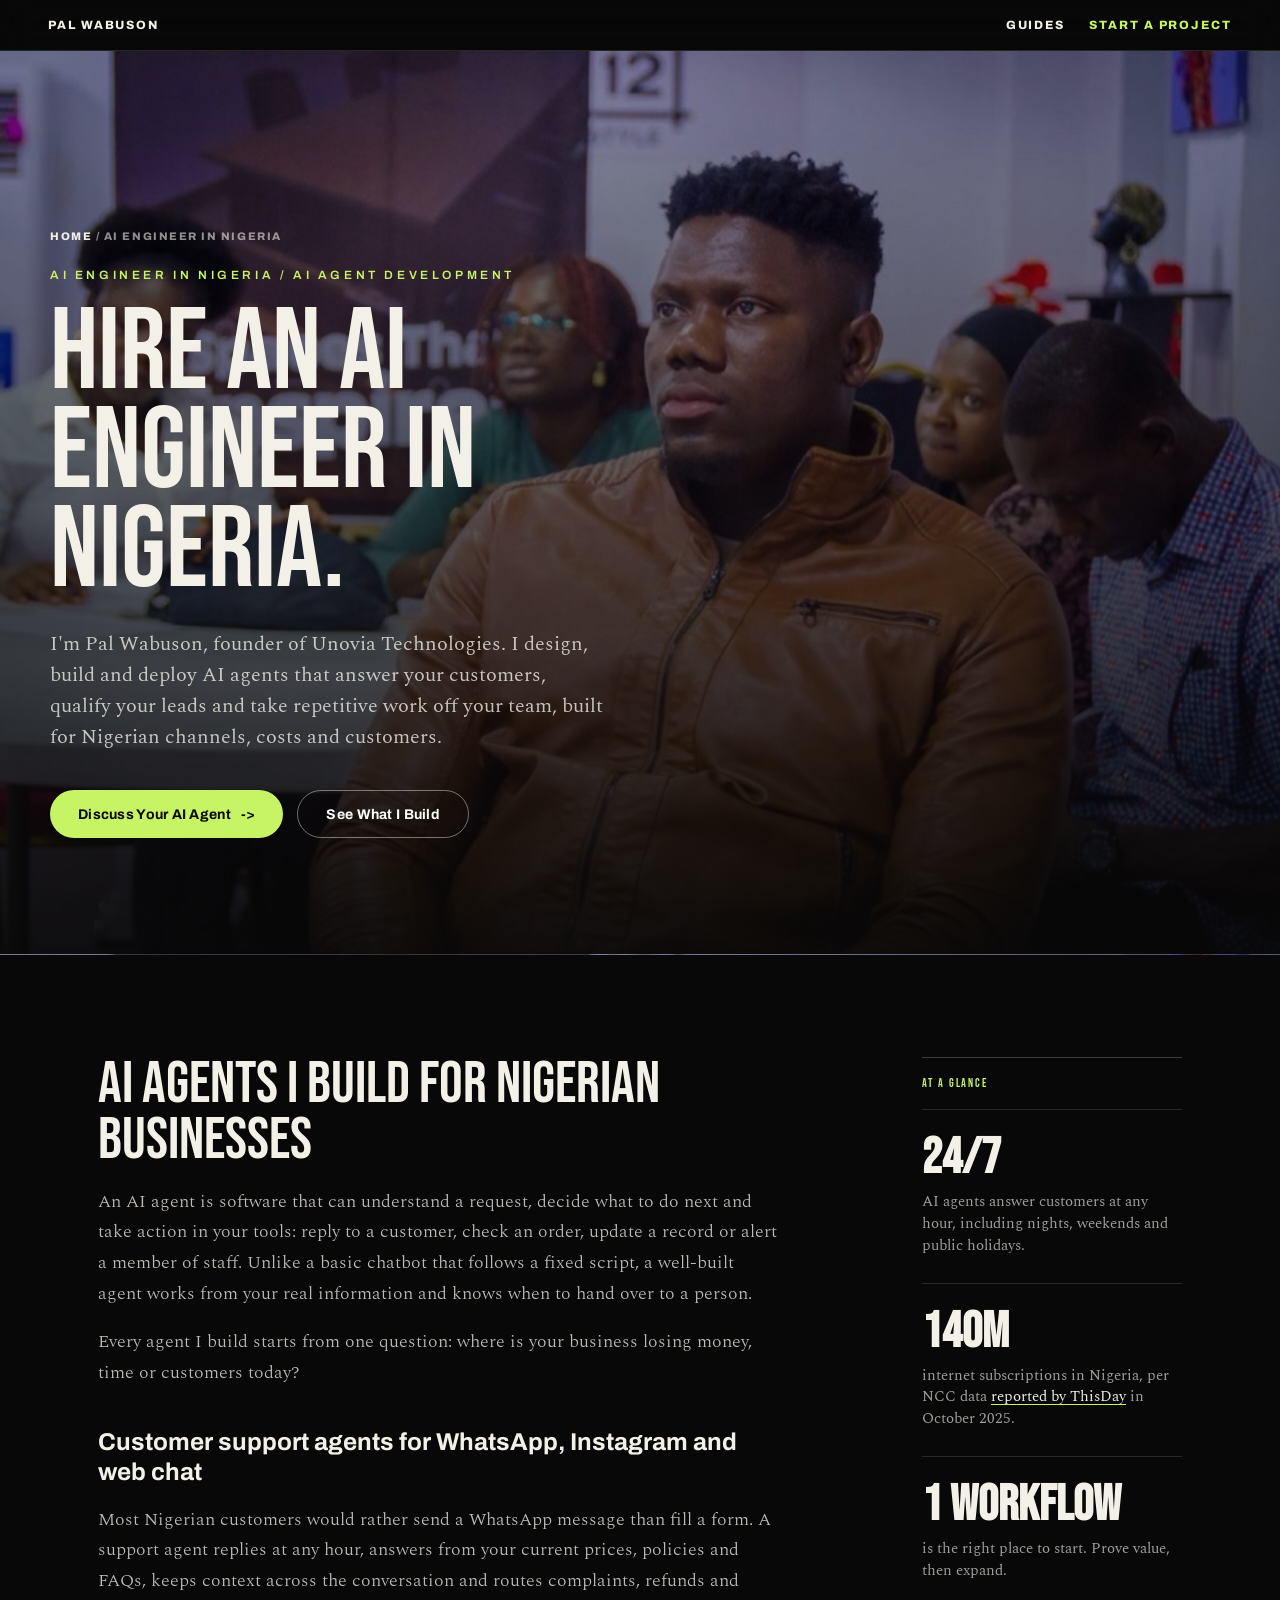
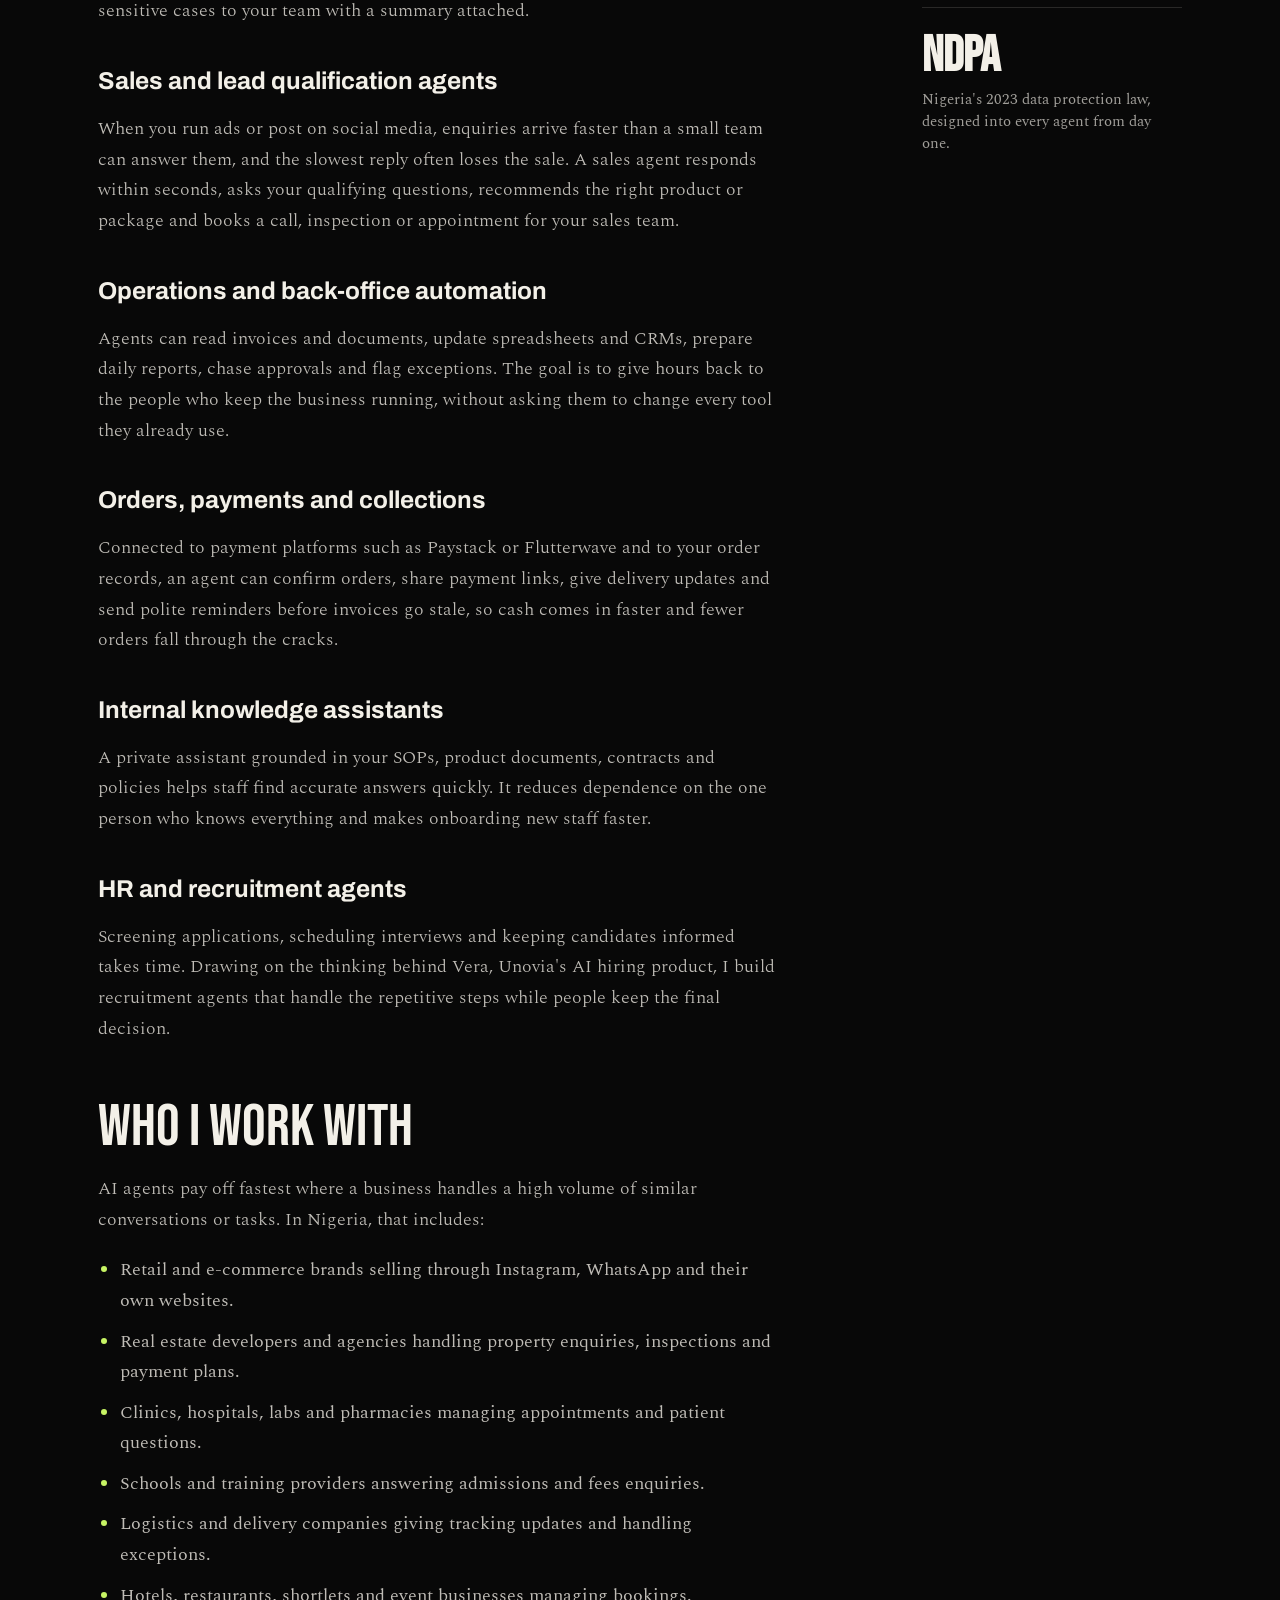
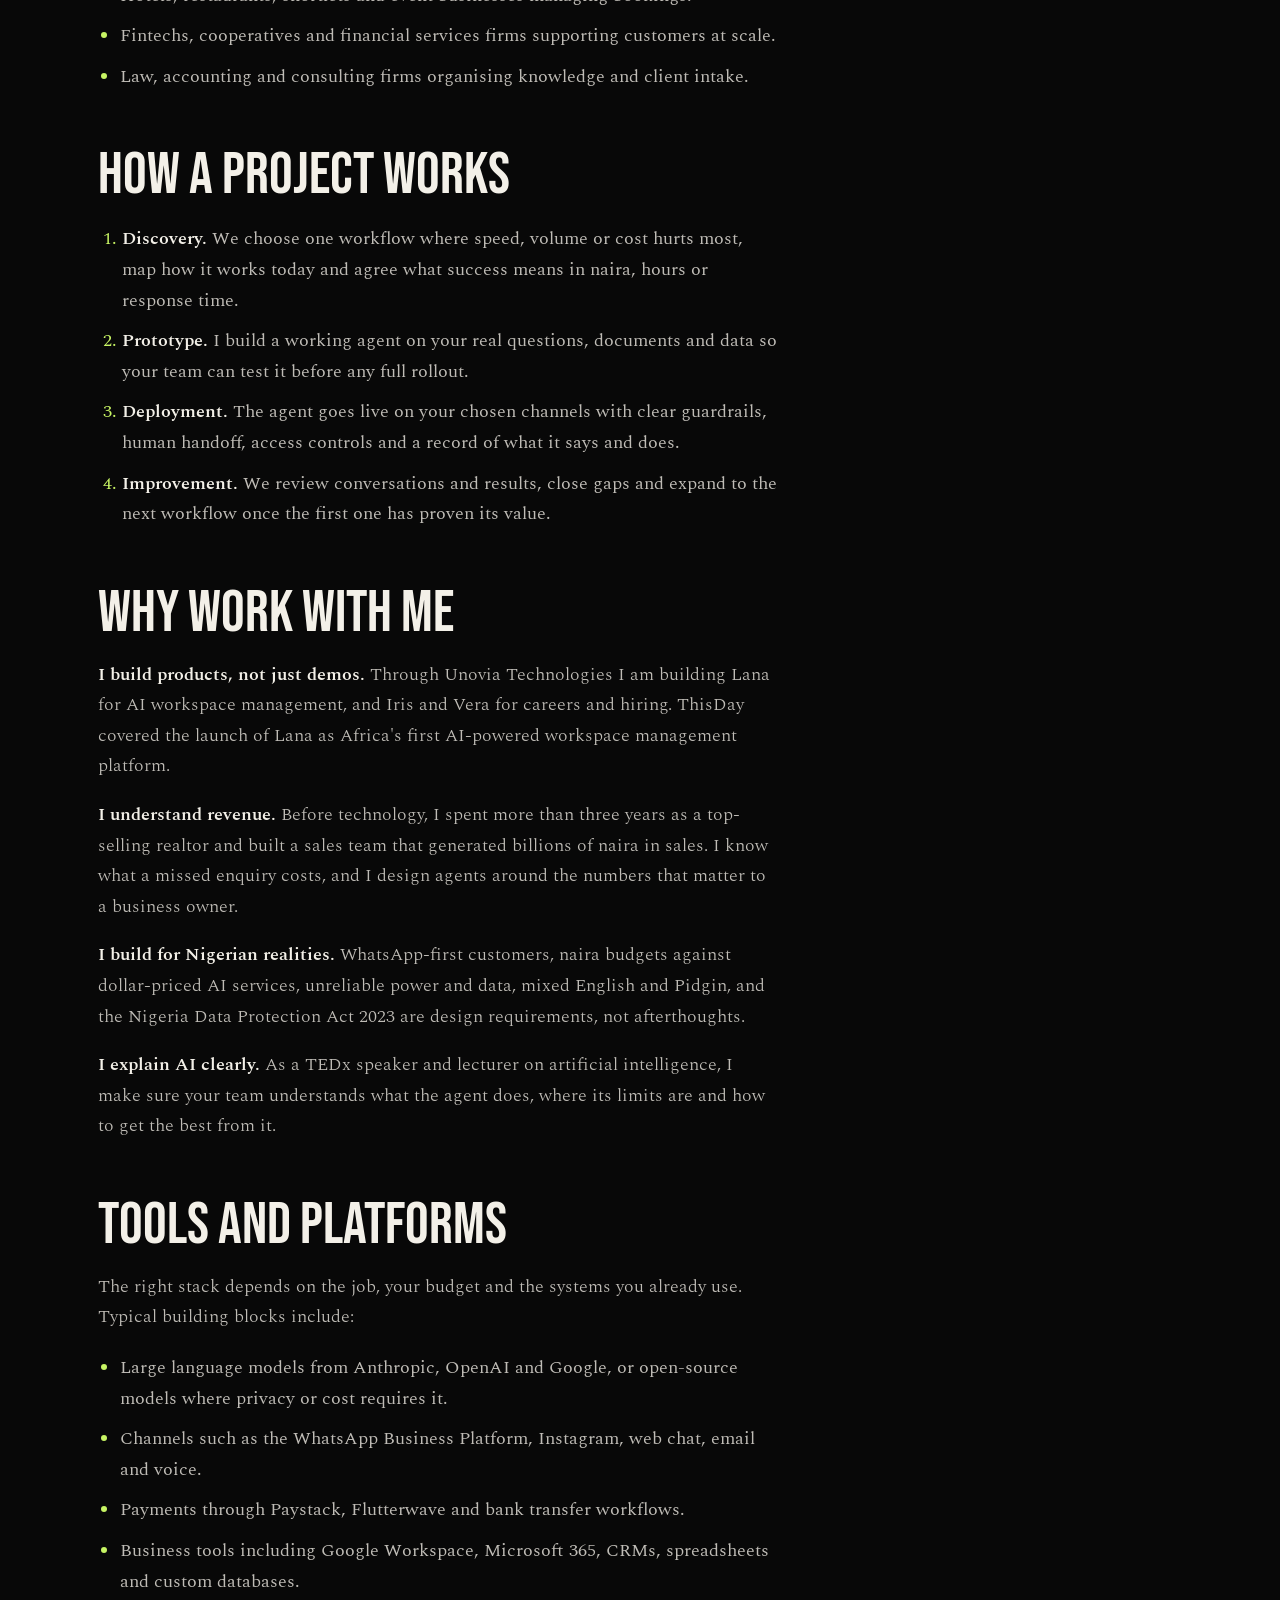
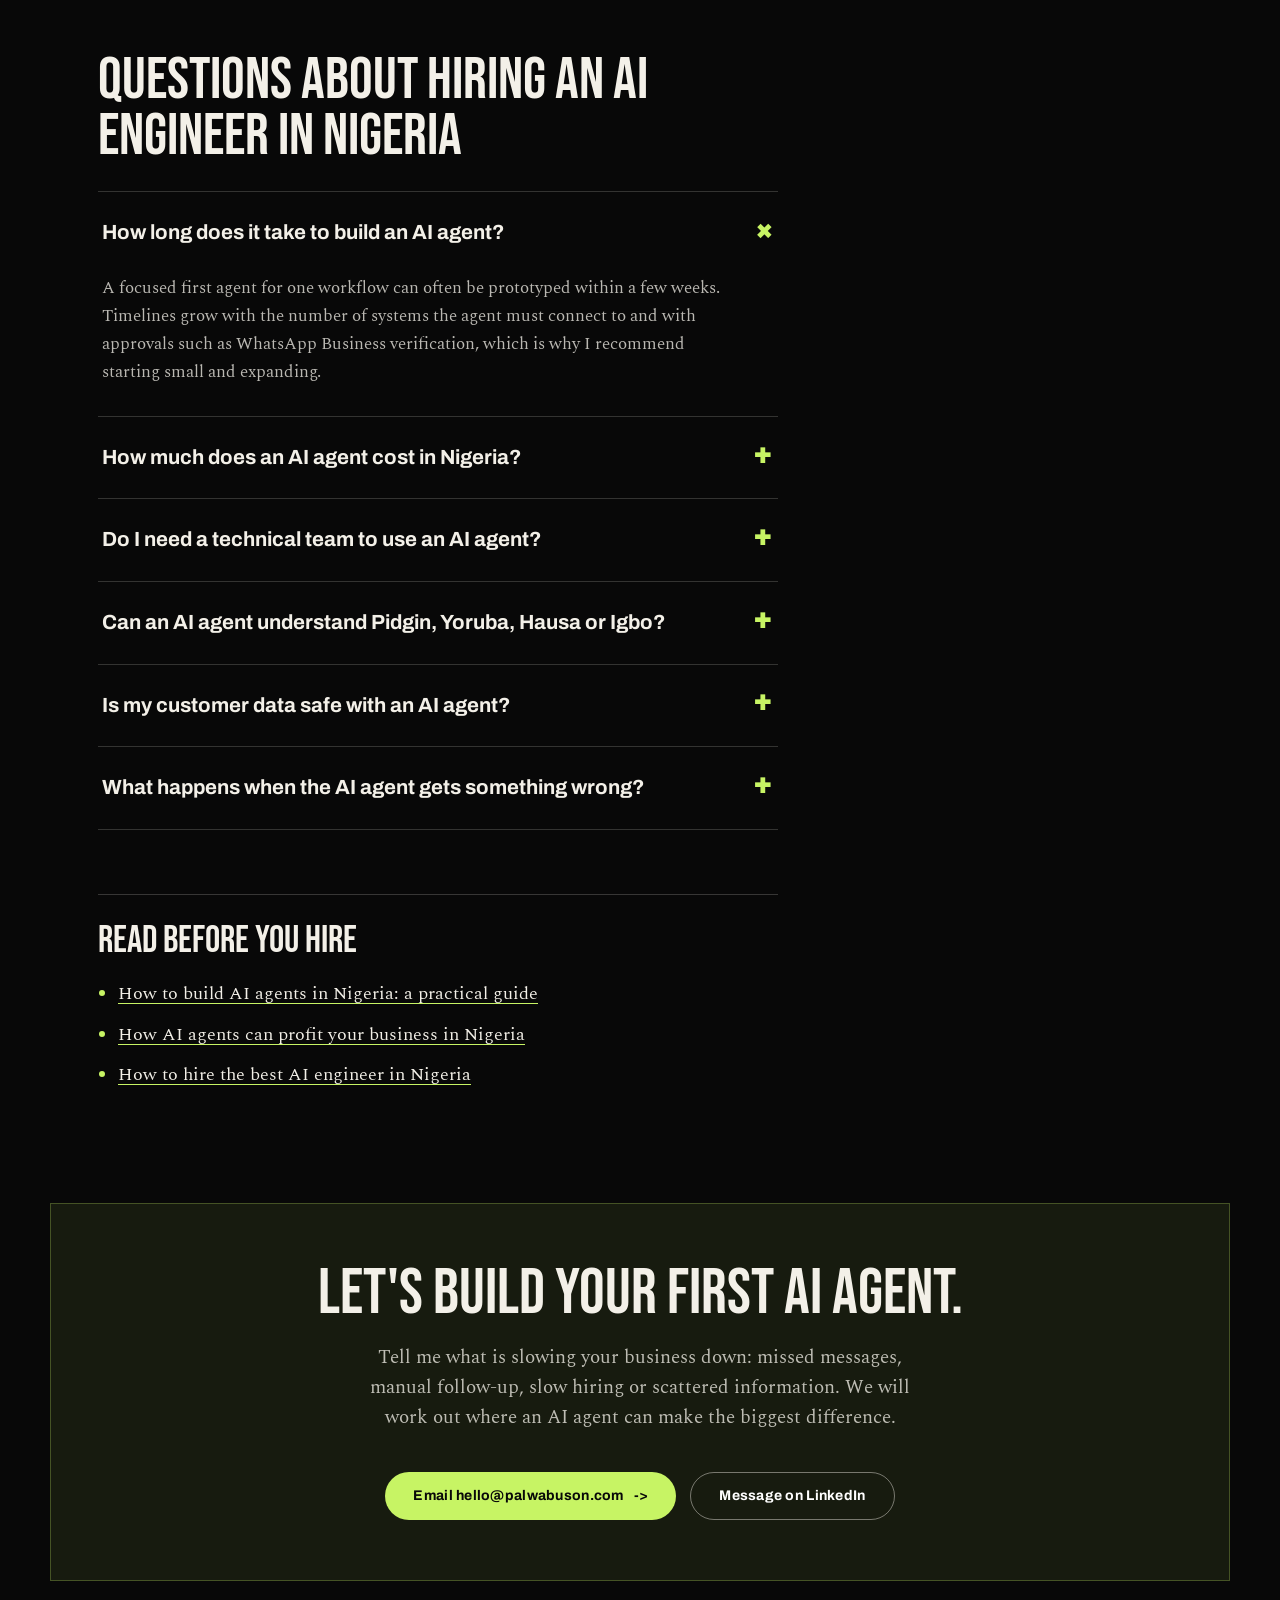
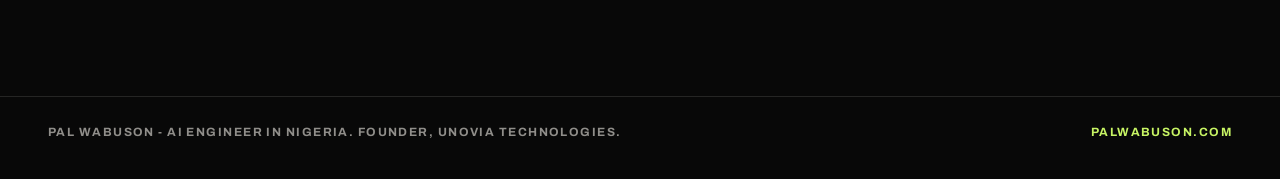
<file: ai-engineer-nigeria.html>
<!doctype html>
<html lang="en">
<head>
  <meta charset="utf-8">
  <meta name="viewport" content="width=device-width, initial-scale=1">
  <title>Hire an AI Engineer in Nigeria | AI Agents by Pal Wabuson</title>
  <meta name="description" content="Need an AI engineer in Nigeria? Pal Wabuson designs, builds and deploys AI agents for WhatsApp, customer support, sales and operations. Start with one workflow.">
  <link rel="canonical" href="https://palwabuson.com/ai-engineer-nigeria.html">
  <meta name="robots" content="index, follow, max-image-preview:large">
  <meta name="author" content="Pal Wabuson">

  <link rel="icon" type="image/png" sizes="32x32" href="/assets/icons/favicon-32x32.png">
  <link rel="icon" type="image/png" sizes="16x16" href="/assets/icons/favicon-16x16.png">
  <link rel="apple-touch-icon" sizes="180x180" href="/assets/icons/apple-touch-icon.png">
  <link rel="manifest" href="/site.webmanifest">
  <meta name="theme-color" content="#080808">

  <meta property="og:type" content="website">
  <meta property="og:site_name" content="Pal Wabuson">
  <meta property="og:locale" content="en_NG">
  <meta property="og:url" content="https://palwabuson.com/ai-engineer-nigeria.html">
  <meta property="og:title" content="Hire an AI Engineer in Nigeria | AI Agents by Pal Wabuson">
  <meta property="og:description" content="AI agents for Nigerian businesses: customer support, sales, operations, payments and HR, designed, built and deployed by Pal Wabuson.">
  <meta property="og:image" content="https://palwabuson.com/assets/og-pal-wabuson.jpg">
  <meta property="og:image:width" content="1200">
  <meta property="og:image:height" content="630">
  <meta property="og:image:alt" content="Pal Wabuson speaking at an event">
  <meta name="twitter:card" content="summary_large_image">
  <meta name="twitter:title" content="Hire an AI Engineer in Nigeria | AI Agents by Pal Wabuson">
  <meta name="twitter:description" content="AI agents for Nigerian businesses: customer support, sales, operations, payments and HR, designed, built and deployed by Pal Wabuson.">
  <meta name="twitter:image" content="https://palwabuson.com/assets/og-pal-wabuson.jpg">

  <link rel="preconnect" href="https://fonts.googleapis.com">
  <link rel="preconnect" href="https://fonts.gstatic.com" crossorigin>
  <link href="https://fonts.googleapis.com/css2?family=Archivo:wght@400;500;600;700;800;900&family=Bebas+Neue&family=Spectral:ital,wght@0,300;0,400;0,500;1,300;1,400&display=swap" rel="stylesheet">
  <link rel="stylesheet" href="./styles.css?v=20261012-ai-seo">

  <script type="application/ld+json">
  {
    "@context": "https://schema.org",
    "@graph": [
      {
        "@type": "WebPage",
        "@id": "https://palwabuson.com/ai-engineer-nigeria.html#webpage",
        "url": "https://palwabuson.com/ai-engineer-nigeria.html",
        "name": "Hire an AI Engineer in Nigeria | AI Agents by Pal Wabuson",
        "description": "Need an AI engineer in Nigeria? Pal Wabuson designs, builds and deploys AI agents for WhatsApp, customer support, sales and operations.",
        "inLanguage": "en-NG",
        "isPartOf": { "@id": "https://palwabuson.com/#website" },
        "about": { "@id": "https://palwabuson.com/ai-engineer-nigeria.html#service" },
        "primaryImageOfPage": "https://palwabuson.com/assets/media/pal-09.jpg",
        "breadcrumb": { "@id": "https://palwabuson.com/ai-engineer-nigeria.html#breadcrumb" }
      },
      {
        "@type": "Person",
        "@id": "https://palwabuson.com/#person",
        "name": "Pal Wabuson",
        "url": "https://palwabuson.com/",
        "jobTitle": "AI Engineer and Founder, Unovia Technologies",
        "sameAs": ["https://www.linkedin.com/in/pal-wabuson-948168234/"]
      },
      {
        "@type": "Service",
        "@id": "https://palwabuson.com/ai-engineer-nigeria.html#service",
        "name": "AI agent development in Nigeria",
        "serviceType": "AI agent development",
        "description": "Design, build and deployment of AI agents for Nigerian and African businesses, covering customer support, sales and lead qualification, operations, orders and payments, internal knowledge and HR.",
        "url": "https://palwabuson.com/ai-engineer-nigeria.html",
        "provider": { "@id": "https://palwabuson.com/#person" },
        "areaServed": [
          { "@type": "Country", "name": "Nigeria" },
          { "@type": "Place", "name": "Africa" }
        ],
        "availableChannel": {
          "@type": "ServiceChannel",
          "serviceUrl": "https://palwabuson.com/ai-engineer-nigeria.html",
          "availableLanguage": "English"
        },
        "hasOfferCatalog": {
          "@type": "OfferCatalog",
          "name": "AI agents for business",
          "itemListElement": [
            { "@type": "Offer", "itemOffered": { "@type": "Service", "name": "Customer support AI agents" } },
            { "@type": "Offer", "itemOffered": { "@type": "Service", "name": "Sales and lead qualification AI agents" } },
            { "@type": "Offer", "itemOffered": { "@type": "Service", "name": "Operations and back-office automation" } },
            { "@type": "Offer", "itemOffered": { "@type": "Service", "name": "Orders, payments and collections agents" } },
            { "@type": "Offer", "itemOffered": { "@type": "Service", "name": "Internal knowledge assistants" } },
            { "@type": "Offer", "itemOffered": { "@type": "Service", "name": "HR and recruitment AI agents" } }
          ]
        }
      },
      {
        "@type": "BreadcrumbList",
        "@id": "https://palwabuson.com/ai-engineer-nigeria.html#breadcrumb",
        "itemListElement": [
          { "@type": "ListItem", "position": 1, "name": "Pal Wabuson", "item": "https://palwabuson.com/" },
          { "@type": "ListItem", "position": 2, "name": "AI Engineer in Nigeria", "item": "https://palwabuson.com/ai-engineer-nigeria.html" }
        ]
      }
    ]
  }
  </script>
  <script type="application/ld+json">
{
  "@context": "https://schema.org",
  "@type": "FAQPage",
  "@id": "https://palwabuson.com/ai-engineer-nigeria.html#faq",
  "mainEntity": [
    {
      "@type": "Question",
      "name": "How long does it take to build an AI agent?",
      "acceptedAnswer": {
        "@type": "Answer",
        "text": "A focused first agent for one workflow can often be prototyped within a few weeks. Timelines grow with the number of systems the agent must connect to and with approvals such as WhatsApp Business verification, which is why I recommend starting small and expanding."
      }
    },
    {
      "@type": "Question",
      "name": "How much does an AI agent cost in Nigeria?",
      "acceptedAnswer": {
        "@type": "Answer",
        "text": "Cost depends on scope, channels and integrations. Plan for the build, running costs such as AI model usage and WhatsApp messaging fees, which are often billed in dollars, and ongoing improvement. A project should be scoped against a measurable result, such as more leads answered or hours saved, before you commit."
      }
    },
    {
      "@type": "Question",
      "name": "Do I need a technical team to use an AI agent?",
      "acceptedAnswer": {
        "@type": "Answer",
        "text": "No. I handle the design, build and deployment. Your business needs someone who owns the workflow, can approve the information the agent uses and reviews results regularly."
      }
    },
    {
      "@type": "Question",
      "name": "Can an AI agent understand Pidgin, Yoruba, Hausa or Igbo?",
      "acceptedAnswer": {
        "@type": "Answer",
        "text": "Modern language models handle Nigerian English, Pidgin and mixed-language messages reasonably well and can work in Yoruba, Hausa and Igbo, but quality varies by model and task. Agents should be tested on real customer messages before launch, with a clear route to a person whenever the agent is unsure."
      }
    },
    {
      "@type": "Question",
      "name": "Is my customer data safe with an AI agent?",
      "acceptedAnswer": {
        "@type": "Answer",
        "text": "Agents should be designed with the Nigeria Data Protection Act 2023 in mind: collect only the data needed, control who can access it, keep records of what the agent said, tell customers when they are speaking to AI and give them a route to a person."
      }
    },
    {
      "@type": "Question",
      "name": "What happens when the AI agent gets something wrong?",
      "acceptedAnswer": {
        "@type": "Answer",
        "text": "Good agents are built to fail safely. They answer only from approved information, escalate when unsure, log every conversation for review and are improved continuously from real mistakes rather than left to drift."
      }
    }
  ]
}
  </script>
</head>
<body class="article-page landing-page">
  <nav class="article-nav" aria-label="Page navigation">
    <a href="./index.html#top">Pal Wabuson</a>
    <span class="article-nav-links">
      <a href="./index.html#articles">Guides</a>
      <a href="mailto:hello@palwabuson.com?subject=AI%20agent%20project%20enquiry">Start a Project</a>
    </span>
  </nav>

  <header class="article-hero landing-hero" style="--article-image: url('./assets/media/pal-09.jpg')">
    <div class="article-hero-inner">
      <nav class="breadcrumbs" aria-label="Breadcrumb"><a href="./index.html">Home</a> <span aria-hidden="true">/</span> <span aria-current="page">AI Engineer in Nigeria</span></nav>
      <p class="eyebrow lime">AI Engineer in Nigeria / AI Agent Development</p>
      <h1>Hire an AI engineer in Nigeria.</h1>
      <p class="article-summary">I'm Pal Wabuson, founder of Unovia Technologies. I design, build and deploy AI agents that answer your customers, qualify your leads and take repetitive work off your team, built for Nigerian channels, costs and customers.</p>
      <div class="button-row">
        <a class="button button-lime" href="mailto:hello@palwabuson.com?subject=AI%20agent%20project%20enquiry">Discuss Your AI Agent <span aria-hidden="true">-></span></a>
        <a class="button button-outline" href="#services">See What I Build</a>
      </div>
    </div>
  </header>

  <main>
    <article class="article-body">
      <div class="article-prose">
        <h2 id="services">AI agents I build for Nigerian businesses</h2>
        <p>An AI agent is software that can understand a request, decide what to do next and take action in your tools: reply to a customer, check an order, update a record or alert a member of staff. Unlike a basic chatbot that follows a fixed script, a well-built agent works from your real information and knows when to hand over to a person.</p>
        <p>Every agent I build starts from one question: where is your business losing money, time or customers today?</p>

        <h3>Customer support agents for WhatsApp, Instagram and web chat</h3>
        <p>Most Nigerian customers would rather send a WhatsApp message than fill a form. A support agent replies at any hour, answers from your current prices, policies and FAQs, keeps context across the conversation and routes complaints, refunds and sensitive cases to your team with a summary attached.</p>

        <h3>Sales and lead qualification agents</h3>
        <p>When you run ads or post on social media, enquiries arrive faster than a small team can answer them, and the slowest reply often loses the sale. A sales agent responds within seconds, asks your qualifying questions, recommends the right product or package and books a call, inspection or appointment for your sales team.</p>

        <h3>Operations and back-office automation</h3>
        <p>Agents can read invoices and documents, update spreadsheets and CRMs, prepare daily reports, chase approvals and flag exceptions. The goal is to give hours back to the people who keep the business running, without asking them to change every tool they already use.</p>

        <h3>Orders, payments and collections</h3>
        <p>Connected to payment platforms such as Paystack or Flutterwave and to your order records, an agent can confirm orders, share payment links, give delivery updates and send polite reminders before invoices go stale, so cash comes in faster and fewer orders fall through the cracks.</p>

        <h3>Internal knowledge assistants</h3>
        <p>A private assistant grounded in your SOPs, product documents, contracts and policies helps staff find accurate answers quickly. It reduces dependence on the one person who knows everything and makes onboarding new staff faster.</p>

        <h3>HR and recruitment agents</h3>
        <p>Screening applications, scheduling interviews and keeping candidates informed takes time. Drawing on the thinking behind Vera, Unovia's AI hiring product, I build recruitment agents that handle the repetitive steps while people keep the final decision.</p>

        <h2 id="who">Who I work with</h2>
        <p>AI agents pay off fastest where a business handles a high volume of similar conversations or tasks. In Nigeria, that includes:</p>
        <ul>
          <li>Retail and e-commerce brands selling through Instagram, WhatsApp and their own websites.</li>
          <li>Real estate developers and agencies handling property enquiries, inspections and payment plans.</li>
          <li>Clinics, hospitals, labs and pharmacies managing appointments and patient questions.</li>
          <li>Schools and training providers answering admissions and fees enquiries.</li>
          <li>Logistics and delivery companies giving tracking updates and handling exceptions.</li>
          <li>Hotels, restaurants, shortlets and event businesses managing bookings.</li>
          <li>Fintechs, cooperatives and financial services firms supporting customers at scale.</li>
          <li>Law, accounting and consulting firms organising knowledge and client intake.</li>
        </ul>

        <h2 id="process">How a project works</h2>
        <ol class="landing-steps">
          <li><strong>Discovery.</strong> We choose one workflow where speed, volume or cost hurts most, map how it works today and agree what success means in naira, hours or response time.</li>
          <li><strong>Prototype.</strong> I build a working agent on your real questions, documents and data so your team can test it before any full rollout.</li>
          <li><strong>Deployment.</strong> The agent goes live on your chosen channels with clear guardrails, human handoff, access controls and a record of what it says and does.</li>
          <li><strong>Improvement.</strong> We review conversations and results, close gaps and expand to the next workflow once the first one has proven its value.</li>
        </ol>

        <h2 id="why">Why work with me</h2>
        <p><strong>I build products, not just demos.</strong> Through Unovia Technologies I am building Lana for AI workspace management, and Iris and Vera for careers and hiring. ThisDay covered the launch of Lana as Africa's first AI-powered workspace management platform.</p>
        <p><strong>I understand revenue.</strong> Before technology, I spent more than three years as a top-selling realtor and built a sales team that generated billions of naira in sales. I know what a missed enquiry costs, and I design agents around the numbers that matter to a business owner.</p>
        <p><strong>I build for Nigerian realities.</strong> WhatsApp-first customers, naira budgets against dollar-priced AI services, unreliable power and data, mixed English and Pidgin, and the Nigeria Data Protection Act 2023 are design requirements, not afterthoughts.</p>
        <p><strong>I explain AI clearly.</strong> As a TEDx speaker and lecturer on artificial intelligence, I make sure your team understands what the agent does, where its limits are and how to get the best from it.</p>

        <h2 id="stack">Tools and platforms</h2>
        <p>The right stack depends on the job, your budget and the systems you already use. Typical building blocks include:</p>
        <ul>
          <li>Large language models from Anthropic, OpenAI and Google, or open-source models where privacy or cost requires it.</li>
          <li>Channels such as the WhatsApp Business Platform, Instagram, web chat, email and voice.</li>
          <li>Payments through Paystack, Flutterwave and bank transfer workflows.</li>
          <li>Business tools including Google Workspace, Microsoft 365, CRMs, spreadsheets and custom databases.</li>
        </ul>

        <h2 id="faq">Questions about hiring an AI engineer in Nigeria</h2>
        <div class="faq-list">
          <details class="faq-item" open>
            <summary>How long does it take to build an AI agent?</summary>
            <div class="faq-answer"><p>A focused first agent for one workflow can often be prototyped within a few weeks. Timelines grow with the number of systems the agent must connect to and with approvals such as WhatsApp Business verification, which is why I recommend starting small and expanding.</p></div>
          </details>
          <details class="faq-item">
            <summary>How much does an AI agent cost in Nigeria?</summary>
            <div class="faq-answer"><p>Cost depends on scope, channels and integrations. Plan for the build, running costs such as AI model usage and WhatsApp messaging fees, which are often billed in dollars, and ongoing improvement. A project should be scoped against a measurable result, such as more leads answered or hours saved, before you commit.</p></div>
          </details>
          <details class="faq-item">
            <summary>Do I need a technical team to use an AI agent?</summary>
            <div class="faq-answer"><p>No. I handle the design, build and deployment. Your business needs someone who owns the workflow, can approve the information the agent uses and reviews results regularly.</p></div>
          </details>
          <details class="faq-item">
            <summary>Can an AI agent understand Pidgin, Yoruba, Hausa or Igbo?</summary>
            <div class="faq-answer"><p>Modern language models handle Nigerian English, Pidgin and mixed-language messages reasonably well and can work in Yoruba, Hausa and Igbo, but quality varies by model and task. Agents should be tested on real customer messages before launch, with a clear route to a person whenever the agent is unsure.</p></div>
          </details>
          <details class="faq-item">
            <summary>Is my customer data safe with an AI agent?</summary>
            <div class="faq-answer"><p>Agents should be designed with the Nigeria Data Protection Act 2023 in mind: collect only the data needed, control who can access it, keep records of what the agent said, tell customers when they are speaking to AI and give them a route to a person.</p></div>
          </details>
          <details class="faq-item">
            <summary>What happens when the AI agent gets something wrong?</summary>
            <div class="faq-answer"><p>Good agents are built to fail safely. They answer only from approved information, escalate when unsure, log every conversation for review and are improved continuously from real mistakes rather than left to drift.</p></div>
          </details>
        </div>

        <section class="related-reading" aria-labelledby="related-title">
          <h2 id="related-title">Read before you hire</h2>
          <ul>
            <li><a href="./articles/how-to-build-ai-agents-in-nigeria.html">How to build AI agents in Nigeria: a practical guide</a></li>
            <li><a href="./articles/how-ai-agents-can-profit-your-business-in-nigeria.html">How AI agents can profit your business in Nigeria</a></li>
            <li><a href="./articles/how-to-hire-the-best-ai-engineer-in-nigeria.html">How to hire the best AI engineer in Nigeria</a></li>
          </ul>
        </section>
      </div>

      <aside class="evidence-rail" aria-label="At a glance">
        <h2>At a glance</h2>
        <div class="evidence-stat"><strong>24/7</strong><span>AI agents answer customers at any hour, including nights, weekends and public holidays.</span></div>
        <div class="evidence-stat"><strong>140m</strong><span>internet subscriptions in Nigeria, per NCC data <a href="https://www.thisdaylive.com/2025/10/23/with-140m-internet-subscribers-nigerias-broadband-penetration-hits-48-8-less-than-70-target/" target="_blank" rel="noopener">reported by ThisDay</a> in October 2025.</span></div>
        <div class="evidence-stat"><strong>1 workflow</strong><span>is the right place to start. Prove value, then expand.</span></div>
        <div class="evidence-stat"><strong>NDPA</strong><span>Nigeria's 2023 data protection law, designed into every agent from day one.</span></div>
      </aside>
    </article>

    <section class="article-newsletter landing-cta">
      <h2>Let's build your first AI agent.</h2>
      <p>Tell me what is slowing your business down: missed messages, manual follow-up, slow hiring or scattered information. We will work out where an AI agent can make the biggest difference.</p>
      <div class="button-row centered">
        <a class="button button-lime" href="mailto:hello@palwabuson.com?subject=AI%20agent%20project%20enquiry">Email hello@palwabuson.com <span aria-hidden="true">-></span></a>
        <a class="button button-outline" href="https://www.linkedin.com/in/pal-wabuson-948168234/" target="_blank" rel="noopener">Message on LinkedIn</a>
      </div>
    </section>
  </main>

  <footer class="article-footer">
    <span>Pal Wabuson - AI Engineer in Nigeria. Founder, Unovia Technologies.</span>
    <a href="./index.html">palwabuson.com</a>
  </footer>
</body>
</html>
</file>
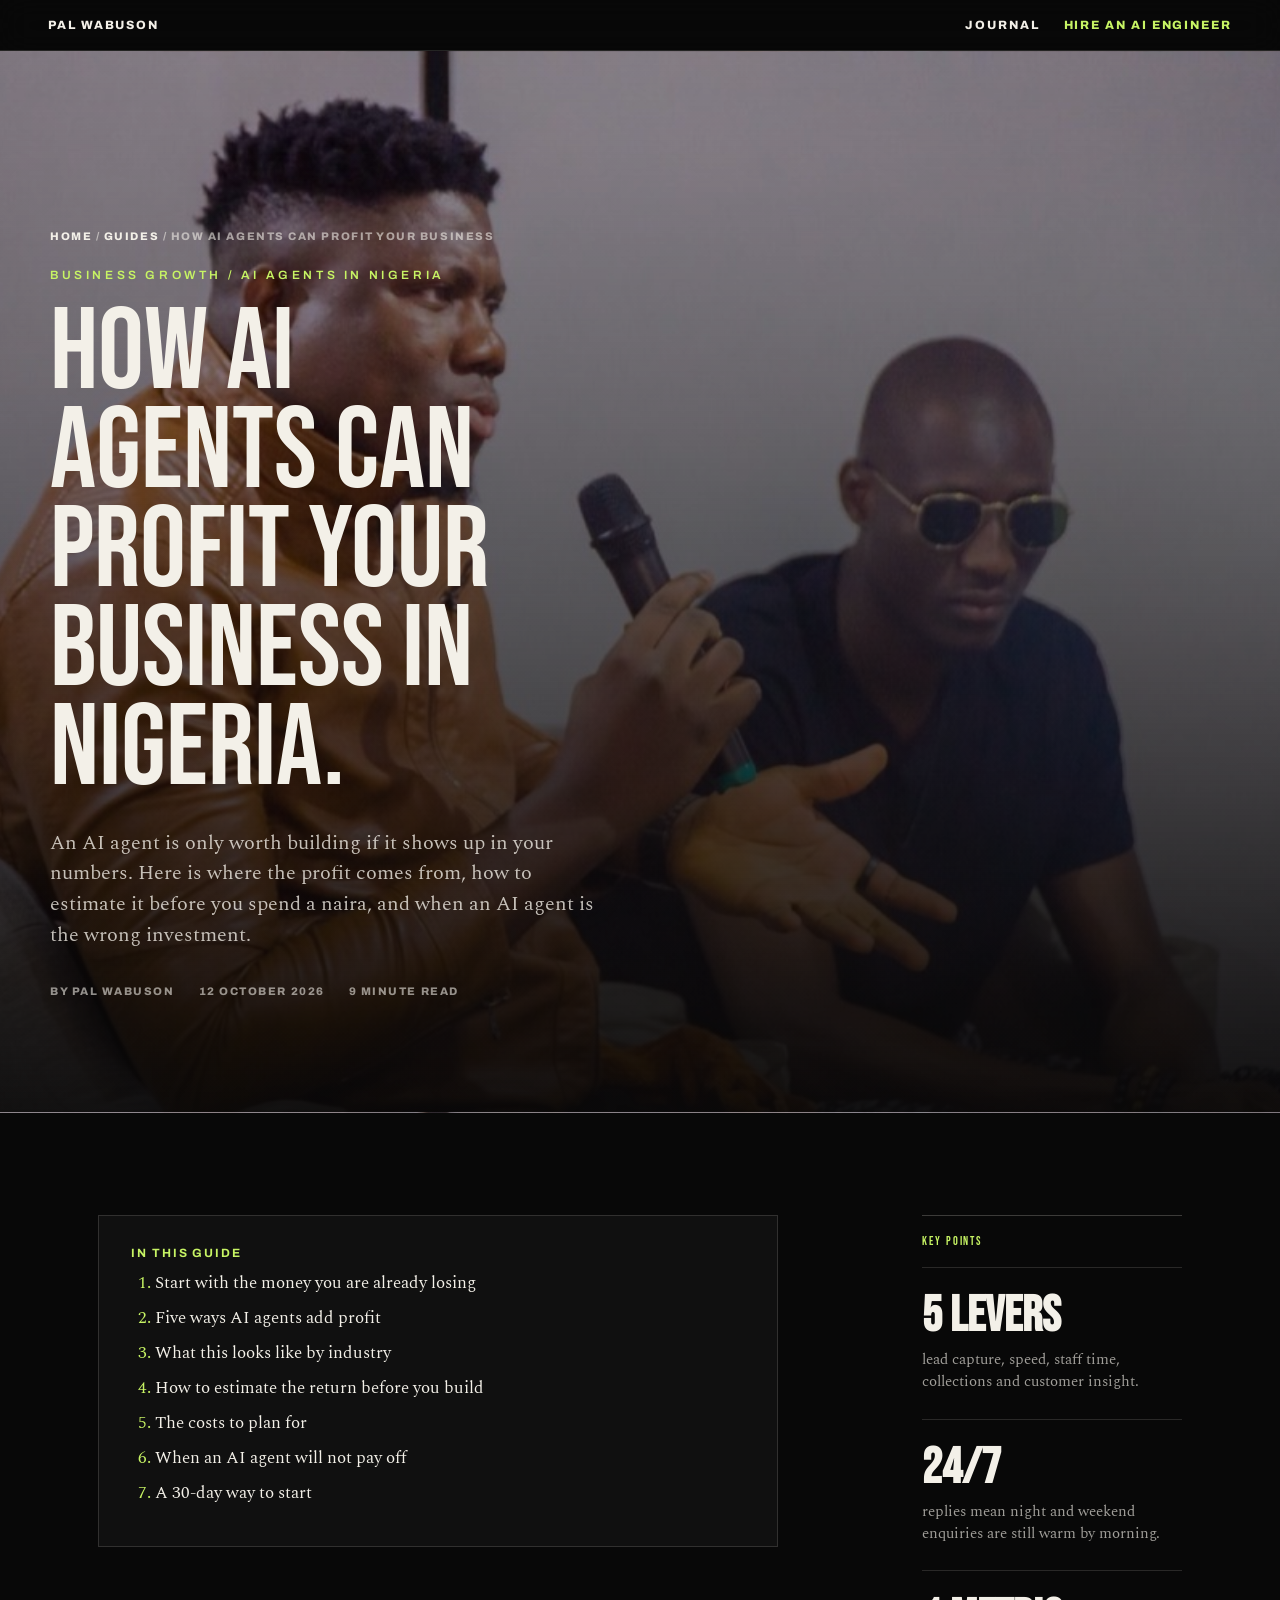
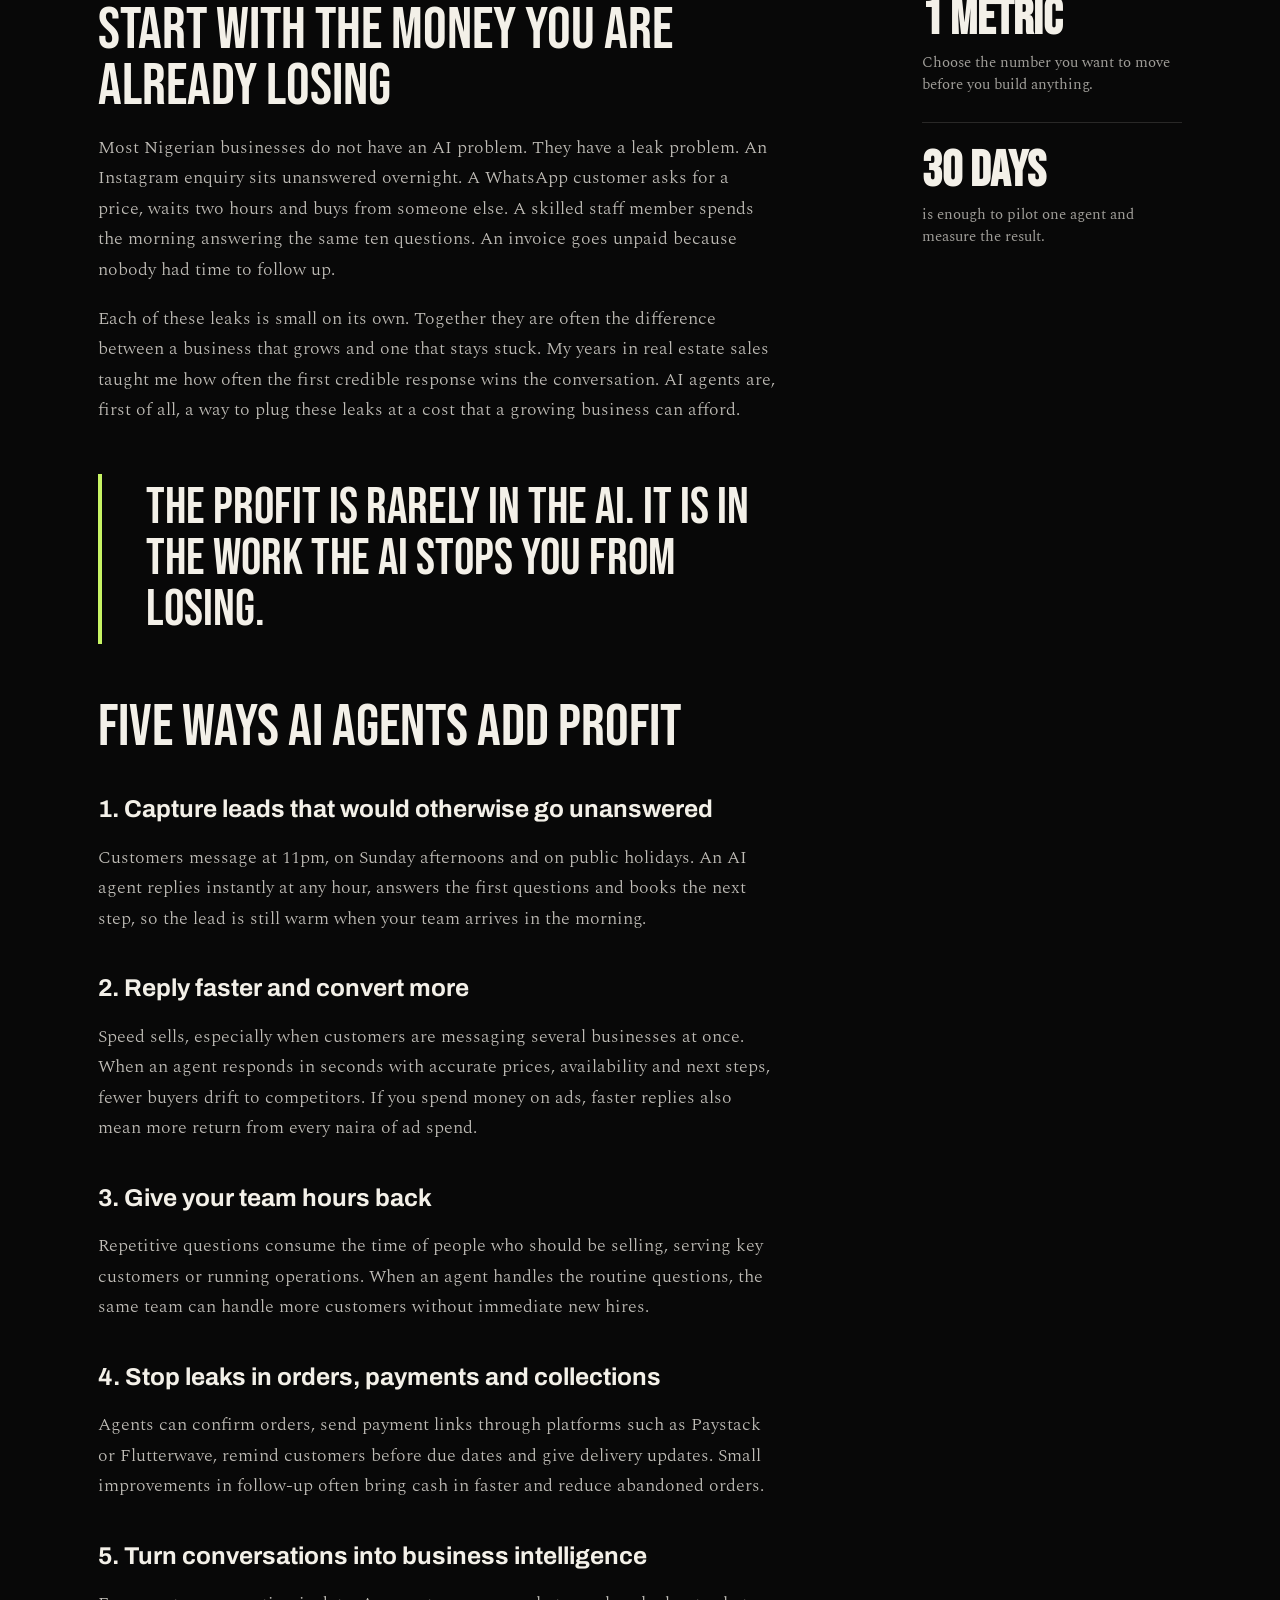
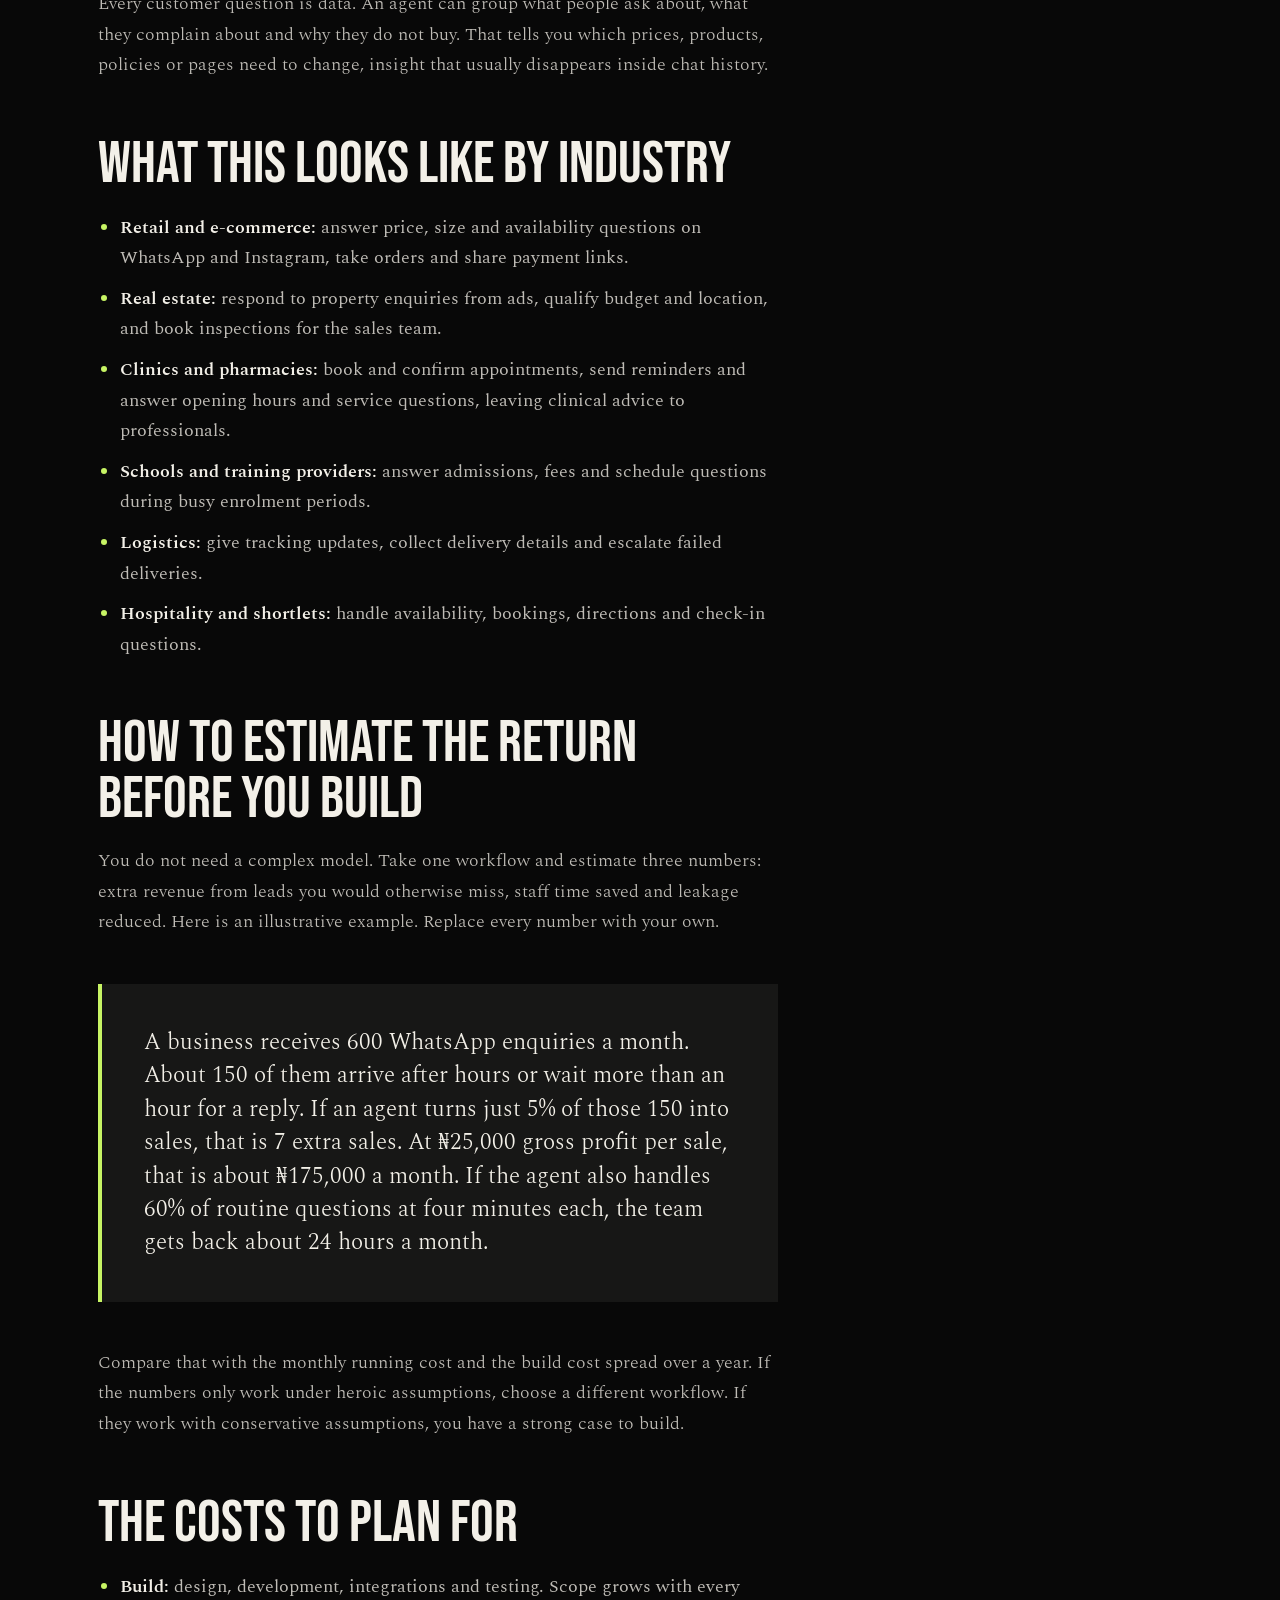
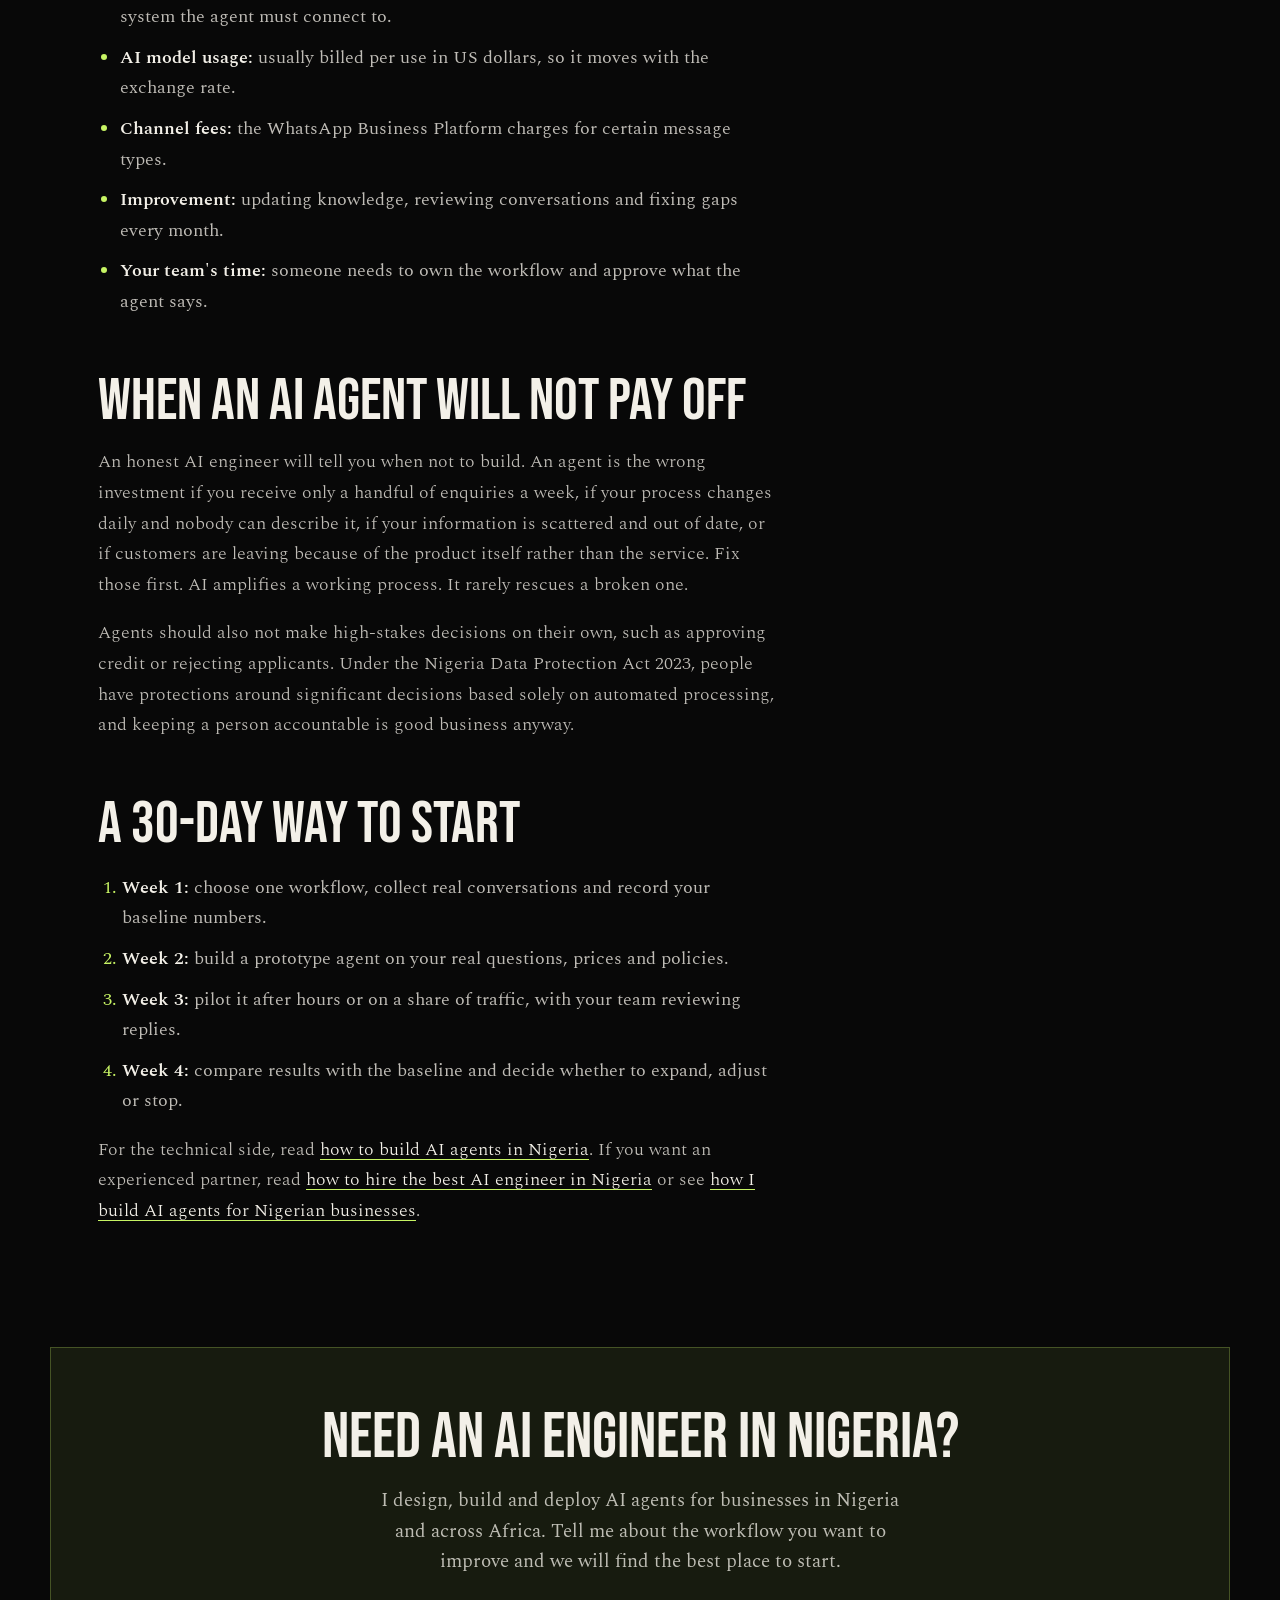
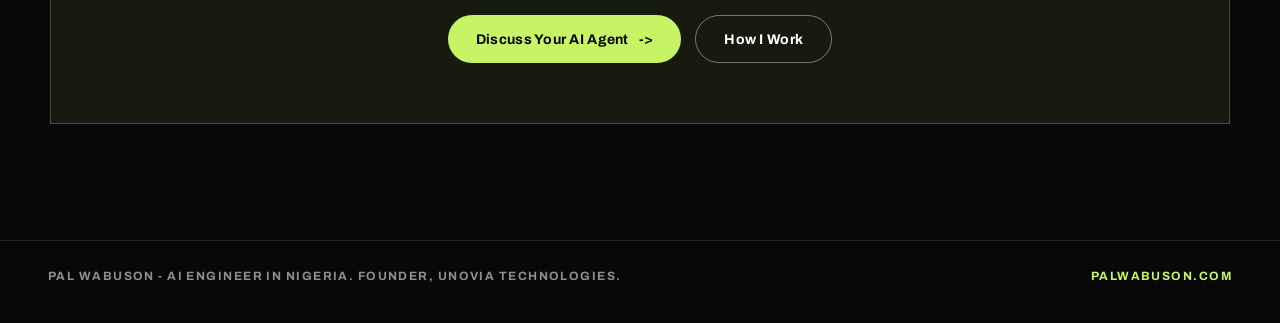
<file: articles/how-ai-agents-can-profit-your-business-in-nigeria.html>
<!doctype html>
<html lang="en">
<head>
  <meta charset="utf-8">
  <meta name="viewport" content="width=device-width, initial-scale=1">
  <title>How AI Agents Can Profit Your Business in Nigeria</title>
  <meta name="description" content="Where AI agents create profit for Nigerian businesses: captured leads, faster replies, lower workload and better collections, with a simple ROI method.">
  <link rel="canonical" href="https://palwabuson.com/articles/how-ai-agents-can-profit-your-business-in-nigeria.html">
  <meta name="robots" content="index, follow, max-image-preview:large">
  <meta name="author" content="Pal Wabuson">
  <link rel="icon" type="image/png" sizes="32x32" href="/assets/icons/favicon-32x32.png">
  <link rel="apple-touch-icon" sizes="180x180" href="/assets/icons/apple-touch-icon.png">
  <meta name="theme-color" content="#080808">

  <meta property="og:type" content="article">
  <meta property="og:site_name" content="Pal Wabuson">
  <meta property="og:locale" content="en_NG">
  <meta property="og:url" content="https://palwabuson.com/articles/how-ai-agents-can-profit-your-business-in-nigeria.html">
  <meta property="og:title" content="How AI Agents Can Profit Your Business in Nigeria">
  <meta property="og:description" content="Where AI agents create profit for Nigerian businesses: captured leads, faster replies, lower workload and better collections, with a simple ROI method.">
  <meta property="og:image" content="https://palwabuson.com/assets/media/pal-17.jpg">
  <meta property="article:published_time" content="2026-10-12">
  <meta property="article:author" content="Pal Wabuson">
  <meta name="twitter:card" content="summary_large_image">
  <meta name="twitter:title" content="How AI Agents Can Profit Your Business in Nigeria">
  <meta name="twitter:description" content="Where AI agents create profit for Nigerian businesses: captured leads, faster replies, lower workload and better collections, with a simple ROI method.">
  <meta name="twitter:image" content="https://palwabuson.com/assets/media/pal-17.jpg">

  <link rel="preconnect" href="https://fonts.googleapis.com">
  <link rel="preconnect" href="https://fonts.gstatic.com" crossorigin>
  <link href="https://fonts.googleapis.com/css2?family=Archivo:wght@400;500;600;700;800;900&family=Bebas+Neue&family=Spectral:ital,wght@0,300;0,400;0,500;1,300;1,400&display=swap" rel="stylesheet">
  <link rel="stylesheet" href="../styles.css?v=20261012-ai-seo">
  <script type="application/ld+json">
{
  "@context": "https://schema.org",
  "@graph": [
    {
      "@type": "BlogPosting",
      "@id": "https://palwabuson.com/articles/how-ai-agents-can-profit-your-business-in-nigeria.html#article",
      "headline": "How AI Agents Can Profit Your Business in Nigeria",
      "description": "Where AI agents create profit for Nigerian businesses: captured leads, faster replies, lower workload and better collections, with a simple ROI method.",
      "image": "https://palwabuson.com/assets/media/pal-17.jpg",
      "datePublished": "2026-10-12",
      "dateModified": "2026-10-12",
      "inLanguage": "en-NG",
      "author": {
        "@type": "Person",
        "@id": "https://palwabuson.com/#person",
        "name": "Pal Wabuson",
        "url": "https://palwabuson.com/"
      },
      "publisher": {
        "@type": "Person",
        "@id": "https://palwabuson.com/#person",
        "name": "Pal Wabuson",
        "url": "https://palwabuson.com/"
      },
      "mainEntityOfPage": "https://palwabuson.com/articles/how-ai-agents-can-profit-your-business-in-nigeria.html",
      "about": [
        "AI agents for business",
        "Return on investment of AI",
        "Small and medium businesses in Nigeria",
        "Customer service automation"
      ],
      "keywords": "how can AI agents profit my business in Nigeria, AI agents for business Nigeria, AI for SMEs in Nigeria, AI customer service Nigeria, AI engineer Nigeria",
      "isPartOf": {
        "@id": "https://palwabuson.com/#website"
      }
    },
    {
      "@type": "BreadcrumbList",
      "itemListElement": [
        {
          "@type": "ListItem",
          "position": 1,
          "name": "Pal Wabuson",
          "item": "https://palwabuson.com/"
        },
        {
          "@type": "ListItem",
          "position": 2,
          "name": "Guides",
          "item": "https://palwabuson.com/#articles"
        },
        {
          "@type": "ListItem",
          "position": 3,
          "name": "How AI Agents Can Profit Your Business",
          "item": "https://palwabuson.com/articles/how-ai-agents-can-profit-your-business-in-nigeria.html"
        }
      ]
    }
  ]
}
  </script>
</head>
<body class="article-page">
  <nav class="article-nav" aria-label="Page navigation">
    <a href="../index.html#top">Pal Wabuson</a>
    <span class="article-nav-links">
      <a href="../index.html#articles">Journal</a>
      <a href="../ai-engineer-nigeria.html">Hire an AI Engineer</a>
    </span>
  </nav>
  <header class="article-hero" style="--article-image: url('../assets/media/pal-17.jpg')">
    <div class="article-hero-inner">
      <nav class="breadcrumbs" aria-label="Breadcrumb"><a href="../index.html">Home</a> <span aria-hidden="true">/</span> <a href="../index.html#articles">Guides</a> <span aria-hidden="true">/</span> <span aria-current="page">How AI Agents Can Profit Your Business</span></nav>
      <p class="eyebrow lime">Business Growth / AI Agents in Nigeria</p>
      <h1>How AI agents can profit your business in Nigeria.</h1>
      <p class="article-summary">An AI agent is only worth building if it shows up in your numbers. Here is where the profit comes from, how to estimate it before you spend a naira, and when an AI agent is the wrong investment.</p>
      <div class="article-meta"><span>By Pal Wabuson</span><span>12 October 2026</span><span>9 minute read</span></div>
    </div>
  </header>
  <main>
    <article class="article-body">
      <div class="article-prose">
        <nav class="article-toc" aria-labelledby="toc-title">
          <h2 id="toc-title">In this guide</h2>
          <ol>
            <li><a href="#leaks">Start with the money you are already losing</a></li>
            <li><a href="#levers">Five ways AI agents add profit</a></li>
            <li><a href="#industries">What this looks like by industry</a></li>
            <li><a href="#roi">How to estimate the return before you build</a></li>
            <li><a href="#costs">The costs to plan for</a></li>
            <li><a href="#when-not">When an AI agent will not pay off</a></li>
            <li><a href="#start">A 30-day way to start</a></li>
          </ol>
        </nav>

        <h2 id="leaks">Start with the money you are already losing</h2>
        <p>Most Nigerian businesses do not have an AI problem. They have a leak problem. An Instagram enquiry sits unanswered overnight. A WhatsApp customer asks for a price, waits two hours and buys from someone else. A skilled staff member spends the morning answering the same ten questions. An invoice goes unpaid because nobody had time to follow up.</p>
        <p>Each of these leaks is small on its own. Together they are often the difference between a business that grows and one that stays stuck. My years in real estate sales taught me how often the first credible response wins the conversation. AI agents are, first of all, a way to plug these leaks at a cost that a growing business can afford.</p>

        <blockquote>The profit is rarely in the AI. It is in the work the AI stops you from losing.</blockquote>

        <h2 id="levers">Five ways AI agents add profit</h2>
        <h3>1. Capture leads that would otherwise go unanswered</h3>
        <p>Customers message at 11pm, on Sunday afternoons and on public holidays. An AI agent replies instantly at any hour, answers the first questions and books the next step, so the lead is still warm when your team arrives in the morning.</p>
        <h3>2. Reply faster and convert more</h3>
        <p>Speed sells, especially when customers are messaging several businesses at once. When an agent responds in seconds with accurate prices, availability and next steps, fewer buyers drift to competitors. If you spend money on ads, faster replies also mean more return from every naira of ad spend.</p>
        <h3>3. Give your team hours back</h3>
        <p>Repetitive questions consume the time of people who should be selling, serving key customers or running operations. When an agent handles the routine questions, the same team can handle more customers without immediate new hires.</p>
        <h3>4. Stop leaks in orders, payments and collections</h3>
        <p>Agents can confirm orders, send payment links through platforms such as Paystack or Flutterwave, remind customers before due dates and give delivery updates. Small improvements in follow-up often bring cash in faster and reduce abandoned orders.</p>
        <h3>5. Turn conversations into business intelligence</h3>
        <p>Every customer question is data. An agent can group what people ask about, what they complain about and why they do not buy. That tells you which prices, products, policies or pages need to change, insight that usually disappears inside chat history.</p>

        <h2 id="industries">What this looks like by industry</h2>
        <ul>
          <li><strong>Retail and e-commerce:</strong> answer price, size and availability questions on WhatsApp and Instagram, take orders and share payment links.</li>
          <li><strong>Real estate:</strong> respond to property enquiries from ads, qualify budget and location, and book inspections for the sales team.</li>
          <li><strong>Clinics and pharmacies:</strong> book and confirm appointments, send reminders and answer opening hours and service questions, leaving clinical advice to professionals.</li>
          <li><strong>Schools and training providers:</strong> answer admissions, fees and schedule questions during busy enrolment periods.</li>
          <li><strong>Logistics:</strong> give tracking updates, collect delivery details and escalate failed deliveries.</li>
          <li><strong>Hospitality and shortlets:</strong> handle availability, bookings, directions and check-in questions.</li>
        </ul>

        <h2 id="roi">How to estimate the return before you build</h2>
        <p>You do not need a complex model. Take one workflow and estimate three numbers: extra revenue from leads you would otherwise miss, staff time saved and leakage reduced. Here is an illustrative example. Replace every number with your own.</p>
        <div class="article-callout">
          <p>A business receives 600 WhatsApp enquiries a month. About 150 of them arrive after hours or wait more than an hour for a reply. If an agent turns just 5% of those 150 into sales, that is 7 extra sales. At ₦25,000 gross profit per sale, that is about ₦175,000 a month. If the agent also handles 60% of routine questions at four minutes each, the team gets back about 24 hours a month.</p>
        </div>
        <p>Compare that with the monthly running cost and the build cost spread over a year. If the numbers only work under heroic assumptions, choose a different workflow. If they work with conservative assumptions, you have a strong case to build.</p>

        <h2 id="costs">The costs to plan for</h2>
        <ul>
          <li><strong>Build:</strong> design, development, integrations and testing. Scope grows with every system the agent must connect to.</li>
          <li><strong>AI model usage:</strong> usually billed per use in US dollars, so it moves with the exchange rate.</li>
          <li><strong>Channel fees:</strong> the WhatsApp Business Platform charges for certain message types.</li>
          <li><strong>Improvement:</strong> updating knowledge, reviewing conversations and fixing gaps every month.</li>
          <li><strong>Your team's time:</strong> someone needs to own the workflow and approve what the agent says.</li>
        </ul>

        <h2 id="when-not">When an AI agent will not pay off</h2>
        <p>An honest AI engineer will tell you when not to build. An agent is the wrong investment if you receive only a handful of enquiries a week, if your process changes daily and nobody can describe it, if your information is scattered and out of date, or if customers are leaving because of the product itself rather than the service. Fix those first. AI amplifies a working process. It rarely rescues a broken one.</p>
        <p>Agents should also not make high-stakes decisions on their own, such as approving credit or rejecting applicants. Under the Nigeria Data Protection Act 2023, people have protections around significant decisions based solely on automated processing, and keeping a person accountable is good business anyway.</p>

        <h2 id="start">A 30-day way to start</h2>
        <ol>
          <li><strong>Week 1:</strong> choose one workflow, collect real conversations and record your baseline numbers.</li>
          <li><strong>Week 2:</strong> build a prototype agent on your real questions, prices and policies.</li>
          <li><strong>Week 3:</strong> pilot it after hours or on a share of traffic, with your team reviewing replies.</li>
          <li><strong>Week 4:</strong> compare results with the baseline and decide whether to expand, adjust or stop.</li>
        </ol>
        <p>For the technical side, read <a href="./how-to-build-ai-agents-in-nigeria.html">how to build AI agents in Nigeria</a>. If you want an experienced partner, read <a href="./how-to-hire-the-best-ai-engineer-in-nigeria.html">how to hire the best AI engineer in Nigeria</a> or see <a href="../ai-engineer-nigeria.html">how I build AI agents for Nigerian businesses</a>.</p>
      </div>
      <aside class="evidence-rail" aria-label="Key points">
        <h2>Key points</h2>
        <div class="evidence-stat"><strong>5 levers</strong><span>lead capture, speed, staff time, collections and customer insight.</span></div>
        <div class="evidence-stat"><strong>24/7</strong><span>replies mean night and weekend enquiries are still warm by morning.</span></div>
        <div class="evidence-stat"><strong>1 metric</strong><span>Choose the number you want to move before you build anything.</span></div>
        <div class="evidence-stat"><strong>30 days</strong><span>is enough to pilot one agent and measure the result.</span></div>
      </aside>
    </article>
    <section class="article-newsletter">
      <h2>Need an AI engineer in Nigeria?</h2>
      <p>I design, build and deploy AI agents for businesses in Nigeria and across Africa. Tell me about the workflow you want to improve and we will find the best place to start.</p>
      <div class="button-row centered">
        <a class="button button-lime" href="mailto:hello@palwabuson.com?subject=AI%20agent%20project%20enquiry">Discuss Your AI Agent <span aria-hidden="true">-></span></a>
        <a class="button button-outline" href="../ai-engineer-nigeria.html">How I Work</a>
      </div>
    </section>
  </main>
  <footer class="article-footer">
    <span>Pal Wabuson - AI Engineer in Nigeria. Founder, Unovia Technologies.</span>
    <a href="../index.html">palwabuson.com</a>
  </footer>
</body>
</html>
</file>
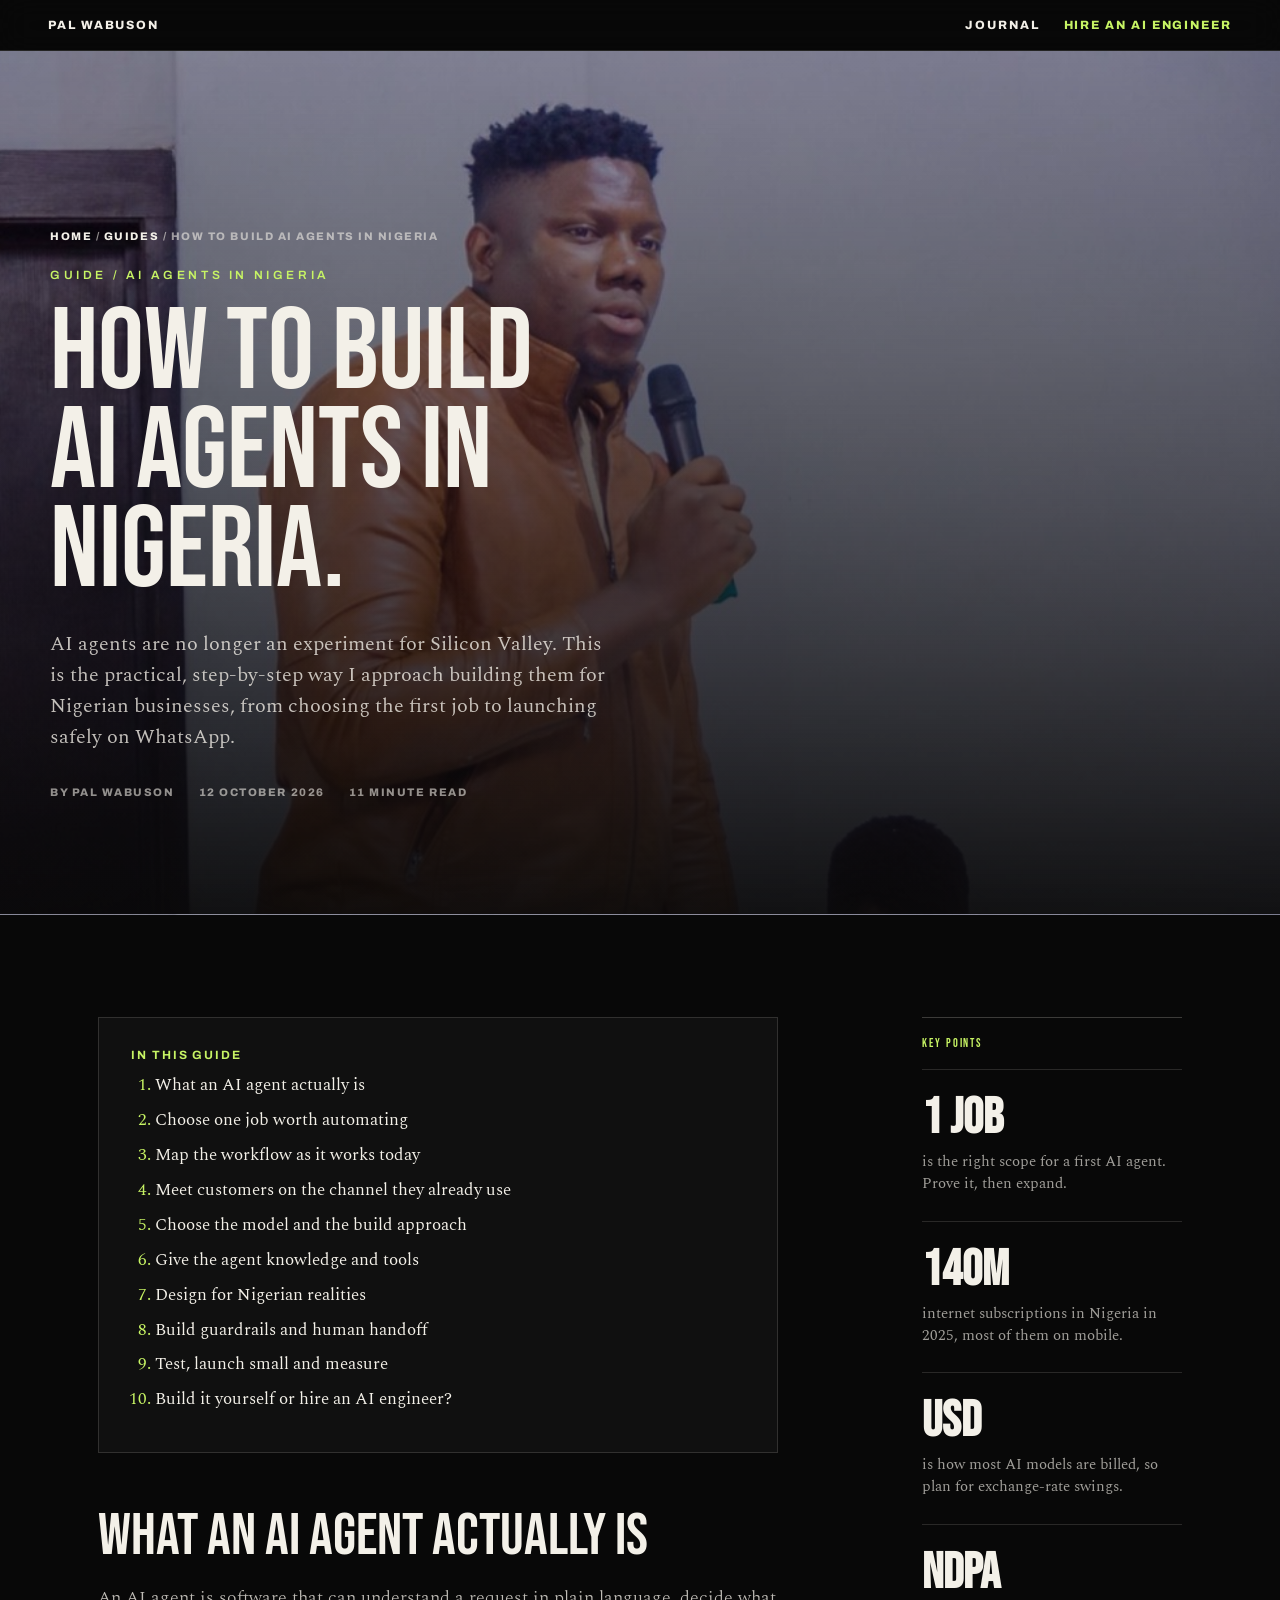
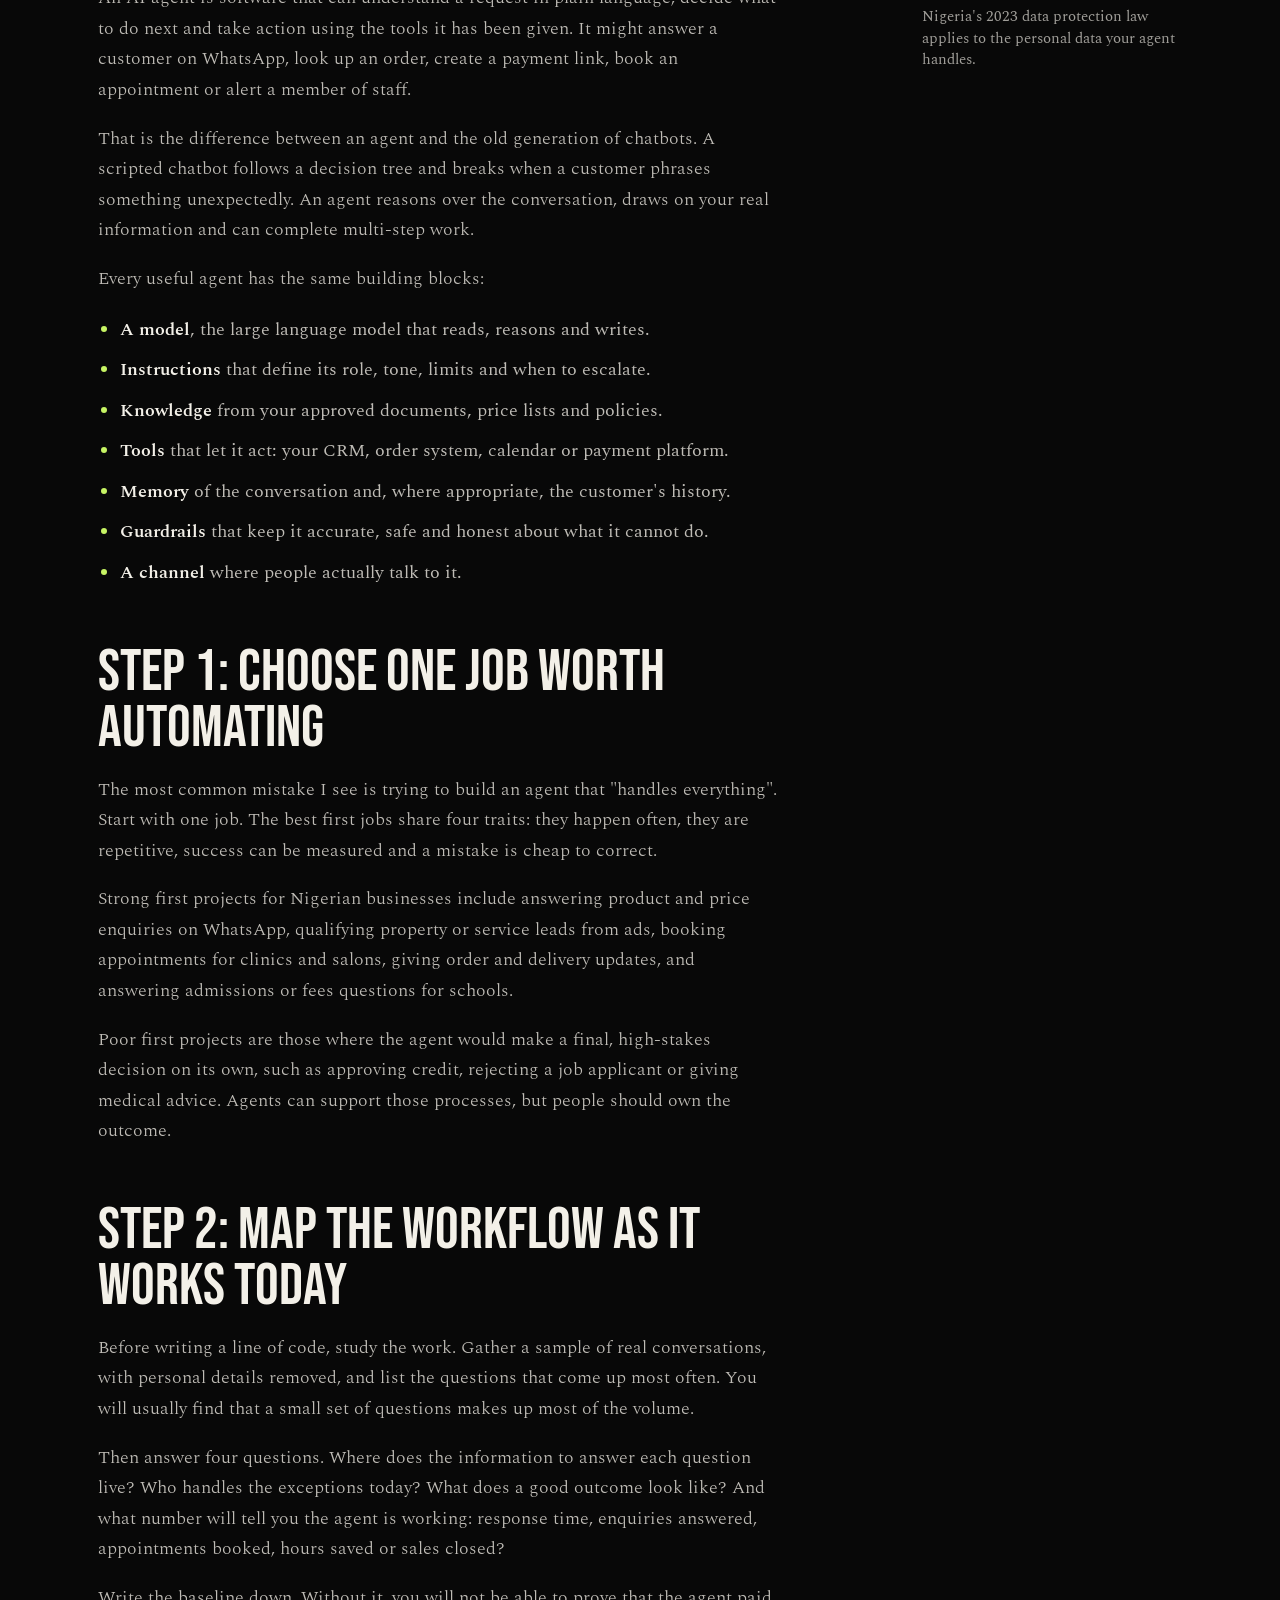
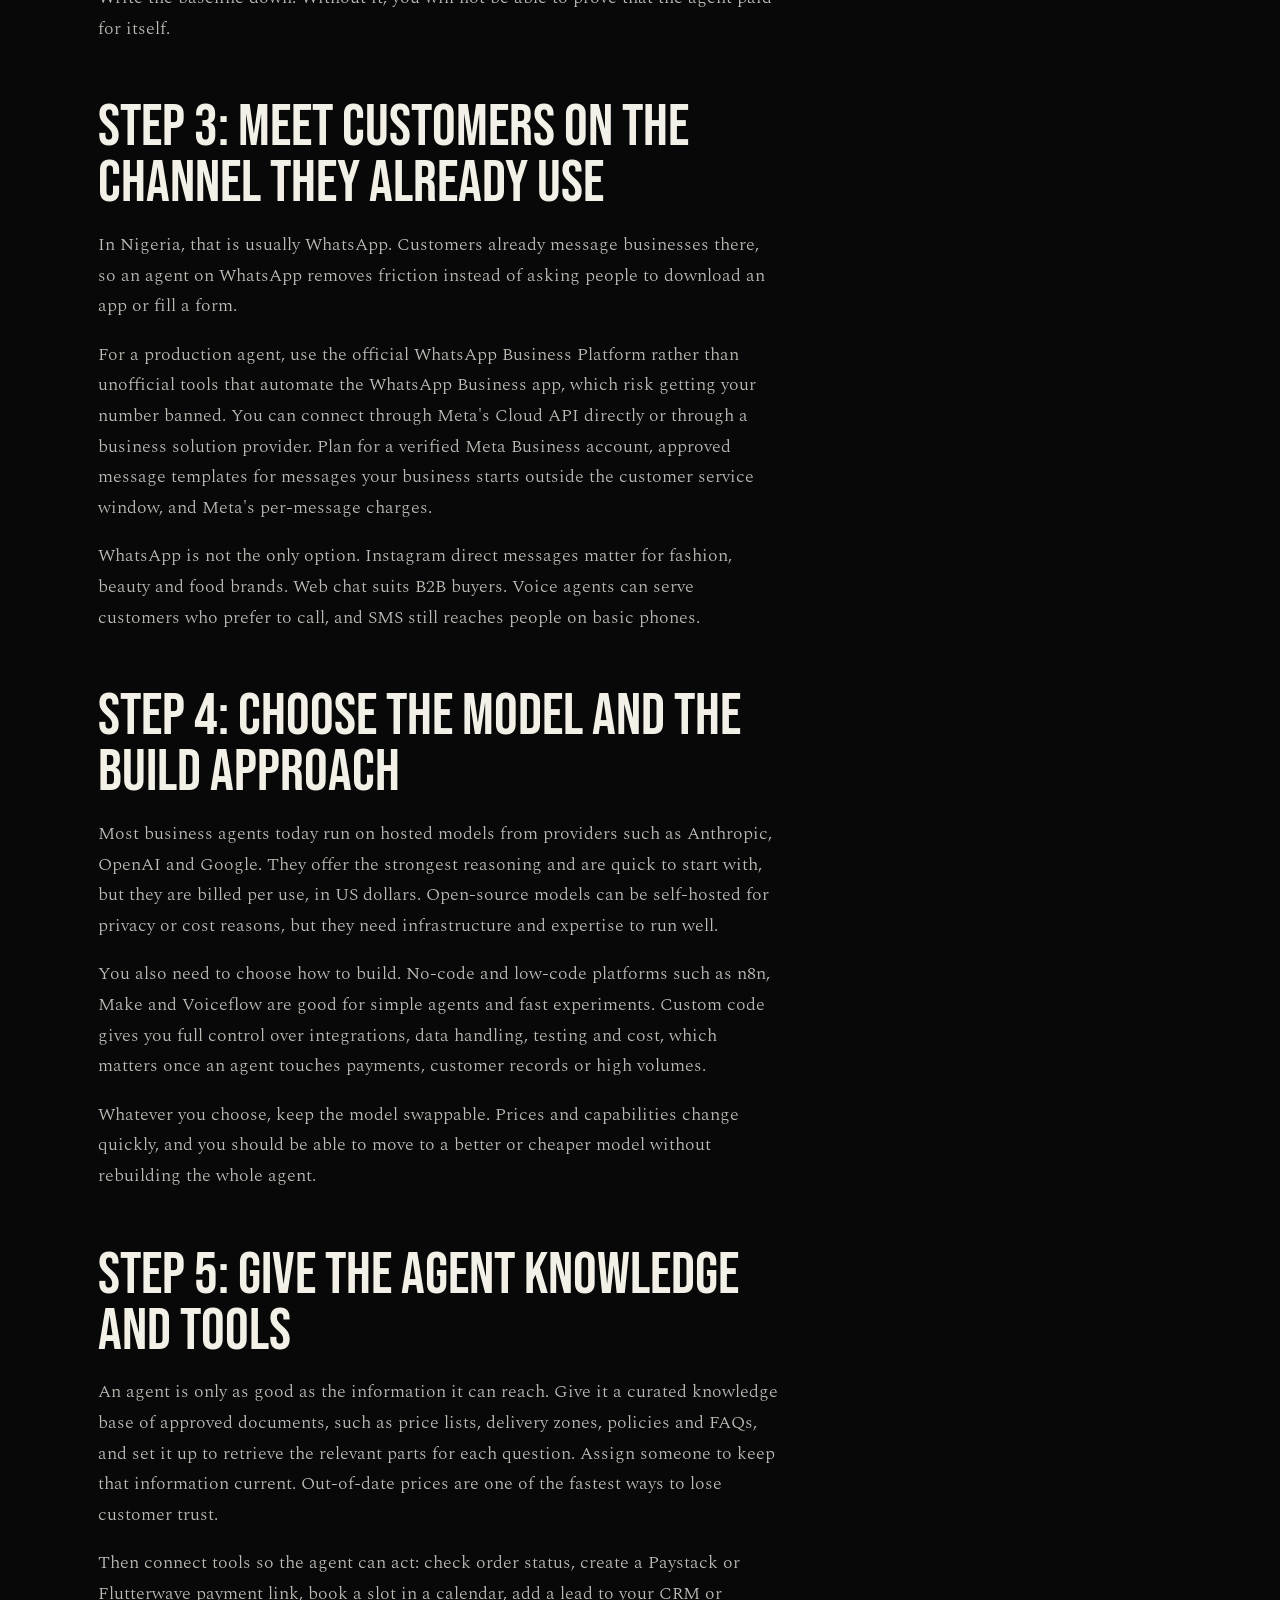
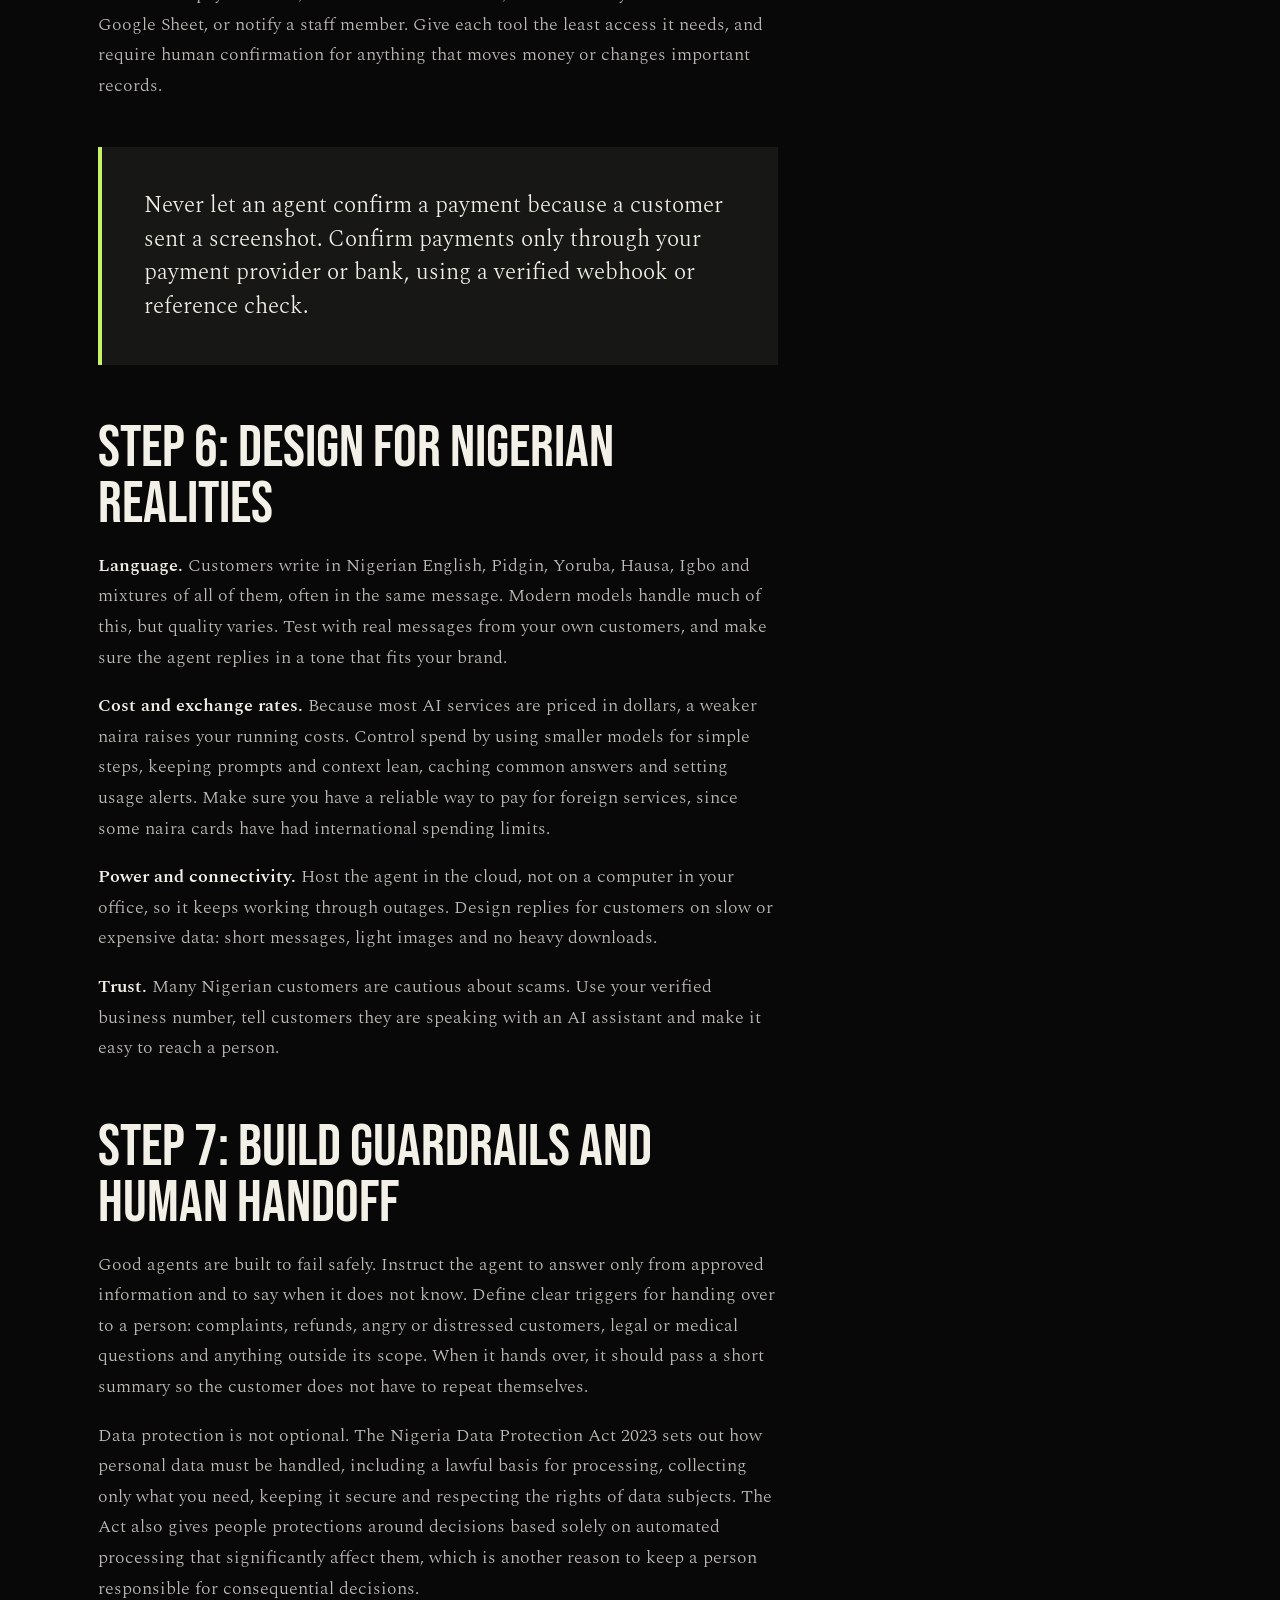
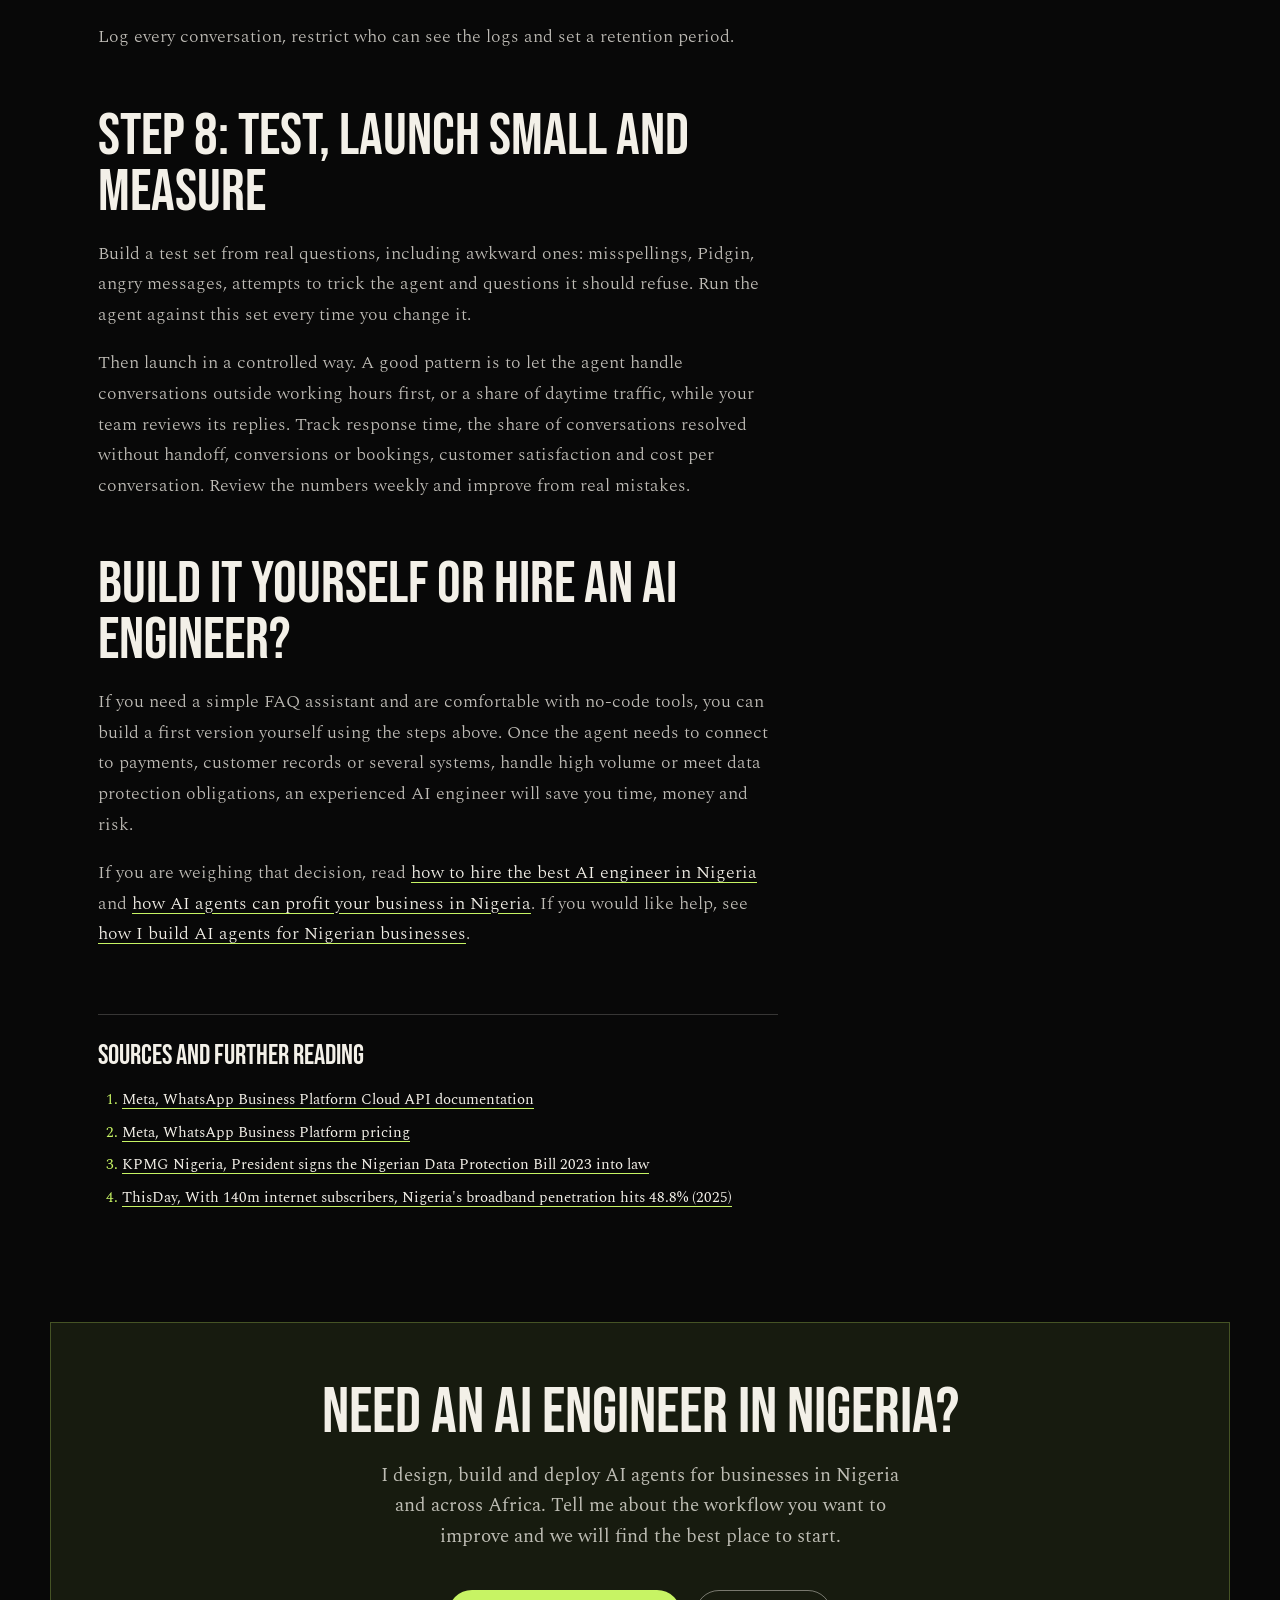
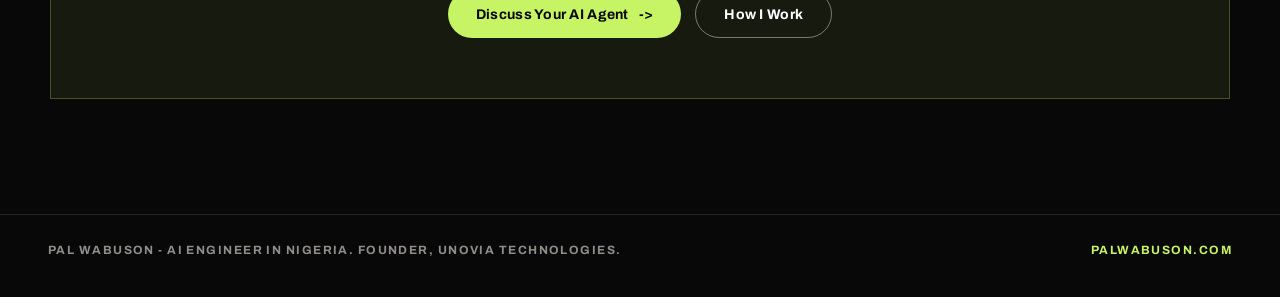
<file: articles/how-to-build-ai-agents-in-nigeria.html>
<!doctype html>
<html lang="en">
<head>
  <meta charset="utf-8">
  <meta name="viewport" content="width=device-width, initial-scale=1">
  <title>How to Build AI Agents in Nigeria: A Practical 2026 Guide</title>
  <meta name="description" content="A step-by-step guide to building AI agents in Nigeria: choosing the job, channels like WhatsApp, models, payments, local languages, data protection and costs.">
  <link rel="canonical" href="https://palwabuson.com/articles/how-to-build-ai-agents-in-nigeria.html">
  <meta name="robots" content="index, follow, max-image-preview:large">
  <meta name="author" content="Pal Wabuson">
  <link rel="icon" type="image/png" sizes="32x32" href="/assets/icons/favicon-32x32.png">
  <link rel="apple-touch-icon" sizes="180x180" href="/assets/icons/apple-touch-icon.png">
  <meta name="theme-color" content="#080808">

  <meta property="og:type" content="article">
  <meta property="og:site_name" content="Pal Wabuson">
  <meta property="og:locale" content="en_NG">
  <meta property="og:url" content="https://palwabuson.com/articles/how-to-build-ai-agents-in-nigeria.html">
  <meta property="og:title" content="How to Build AI Agents in Nigeria: A Practical 2026 Guide">
  <meta property="og:description" content="A step-by-step guide to building AI agents in Nigeria: choosing the job, channels like WhatsApp, models, payments, local languages, data protection and costs.">
  <meta property="og:image" content="https://palwabuson.com/assets/media/pal-14.jpg">
  <meta property="article:published_time" content="2026-10-12">
  <meta property="article:author" content="Pal Wabuson">
  <meta name="twitter:card" content="summary_large_image">
  <meta name="twitter:title" content="How to Build AI Agents in Nigeria: A Practical 2026 Guide">
  <meta name="twitter:description" content="A step-by-step guide to building AI agents in Nigeria: choosing the job, channels like WhatsApp, models, payments, local languages, data protection and costs.">
  <meta name="twitter:image" content="https://palwabuson.com/assets/media/pal-14.jpg">

  <link rel="preconnect" href="https://fonts.googleapis.com">
  <link rel="preconnect" href="https://fonts.gstatic.com" crossorigin>
  <link href="https://fonts.googleapis.com/css2?family=Archivo:wght@400;500;600;700;800;900&family=Bebas+Neue&family=Spectral:ital,wght@0,300;0,400;0,500;1,300;1,400&display=swap" rel="stylesheet">
  <link rel="stylesheet" href="../styles.css?v=20261012-ai-seo">
  <script type="application/ld+json">
{
  "@context": "https://schema.org",
  "@graph": [
    {
      "@type": "BlogPosting",
      "@id": "https://palwabuson.com/articles/how-to-build-ai-agents-in-nigeria.html#article",
      "headline": "How to Build AI Agents in Nigeria: A Practical Guide",
      "description": "A step-by-step guide to building AI agents in Nigeria: choosing the job, channels like WhatsApp, models, payments, local languages, data protection and costs.",
      "image": "https://palwabuson.com/assets/media/pal-14.jpg",
      "datePublished": "2026-10-12",
      "dateModified": "2026-10-12",
      "inLanguage": "en-NG",
      "author": {
        "@type": "Person",
        "@id": "https://palwabuson.com/#person",
        "name": "Pal Wabuson",
        "url": "https://palwabuson.com/"
      },
      "publisher": {
        "@type": "Person",
        "@id": "https://palwabuson.com/#person",
        "name": "Pal Wabuson",
        "url": "https://palwabuson.com/"
      },
      "mainEntityOfPage": "https://palwabuson.com/articles/how-to-build-ai-agents-in-nigeria.html",
      "about": [
        "AI agents",
        "AI agent development",
        "Artificial intelligence in Nigeria",
        "WhatsApp automation"
      ],
      "keywords": "how to build AI agents in Nigeria, AI agent development Nigeria, AI engineer Nigeria, WhatsApp AI agent, AI for Nigerian businesses",
      "isPartOf": {
        "@id": "https://palwabuson.com/#website"
      }
    },
    {
      "@type": "BreadcrumbList",
      "itemListElement": [
        {
          "@type": "ListItem",
          "position": 1,
          "name": "Pal Wabuson",
          "item": "https://palwabuson.com/"
        },
        {
          "@type": "ListItem",
          "position": 2,
          "name": "Guides",
          "item": "https://palwabuson.com/#articles"
        },
        {
          "@type": "ListItem",
          "position": 3,
          "name": "How to Build AI Agents in Nigeria",
          "item": "https://palwabuson.com/articles/how-to-build-ai-agents-in-nigeria.html"
        }
      ]
    }
  ]
}
  </script>
</head>
<body class="article-page">
  <nav class="article-nav" aria-label="Page navigation">
    <a href="../index.html#top">Pal Wabuson</a>
    <span class="article-nav-links">
      <a href="../index.html#articles">Journal</a>
      <a href="../ai-engineer-nigeria.html">Hire an AI Engineer</a>
    </span>
  </nav>
  <header class="article-hero" style="--article-image: url('../assets/media/pal-14.jpg')">
    <div class="article-hero-inner">
      <nav class="breadcrumbs" aria-label="Breadcrumb"><a href="../index.html">Home</a> <span aria-hidden="true">/</span> <a href="../index.html#articles">Guides</a> <span aria-hidden="true">/</span> <span aria-current="page">How to Build AI Agents in Nigeria</span></nav>
      <p class="eyebrow lime">Guide / AI Agents in Nigeria</p>
      <h1>How to build AI agents in Nigeria.</h1>
      <p class="article-summary">AI agents are no longer an experiment for Silicon Valley. This is the practical, step-by-step way I approach building them for Nigerian businesses, from choosing the first job to launching safely on WhatsApp.</p>
      <div class="article-meta"><span>By Pal Wabuson</span><span>12 October 2026</span><span>11 minute read</span></div>
    </div>
  </header>
  <main>
    <article class="article-body">
      <div class="article-prose">
        <nav class="article-toc" aria-labelledby="toc-title">
          <h2 id="toc-title">In this guide</h2>
          <ol>
            <li><a href="#what-is-an-ai-agent">What an AI agent actually is</a></li>
            <li><a href="#step-1">Choose one job worth automating</a></li>
            <li><a href="#step-2">Map the workflow as it works today</a></li>
            <li><a href="#step-3">Meet customers on the channel they already use</a></li>
            <li><a href="#step-4">Choose the model and the build approach</a></li>
            <li><a href="#step-5">Give the agent knowledge and tools</a></li>
            <li><a href="#step-6">Design for Nigerian realities</a></li>
            <li><a href="#step-7">Build guardrails and human handoff</a></li>
            <li><a href="#step-8">Test, launch small and measure</a></li>
            <li><a href="#build-or-hire">Build it yourself or hire an AI engineer?</a></li>
          </ol>
        </nav>

        <h2 id="what-is-an-ai-agent">What an AI agent actually is</h2>
        <p>An AI agent is software that can understand a request in plain language, decide what to do next and take action using the tools it has been given. It might answer a customer on WhatsApp, look up an order, create a payment link, book an appointment or alert a member of staff.</p>
        <p>That is the difference between an agent and the old generation of chatbots. A scripted chatbot follows a decision tree and breaks when a customer phrases something unexpectedly. An agent reasons over the conversation, draws on your real information and can complete multi-step work.</p>
        <p>Every useful agent has the same building blocks:</p>
        <ul>
          <li><strong>A model</strong>, the large language model that reads, reasons and writes.</li>
          <li><strong>Instructions</strong> that define its role, tone, limits and when to escalate.</li>
          <li><strong>Knowledge</strong> from your approved documents, price lists and policies.</li>
          <li><strong>Tools</strong> that let it act: your CRM, order system, calendar or payment platform.</li>
          <li><strong>Memory</strong> of the conversation and, where appropriate, the customer's history.</li>
          <li><strong>Guardrails</strong> that keep it accurate, safe and honest about what it cannot do.</li>
          <li><strong>A channel</strong> where people actually talk to it.</li>
        </ul>

        <h2 id="step-1">Step 1: Choose one job worth automating</h2>
        <p>The most common mistake I see is trying to build an agent that "handles everything". Start with one job. The best first jobs share four traits: they happen often, they are repetitive, success can be measured and a mistake is cheap to correct.</p>
        <p>Strong first projects for Nigerian businesses include answering product and price enquiries on WhatsApp, qualifying property or service leads from ads, booking appointments for clinics and salons, giving order and delivery updates, and answering admissions or fees questions for schools.</p>
        <p>Poor first projects are those where the agent would make a final, high-stakes decision on its own, such as approving credit, rejecting a job applicant or giving medical advice. Agents can support those processes, but people should own the outcome.</p>

        <h2 id="step-2">Step 2: Map the workflow as it works today</h2>
        <p>Before writing a line of code, study the work. Gather a sample of real conversations, with personal details removed, and list the questions that come up most often. You will usually find that a small set of questions makes up most of the volume.</p>
        <p>Then answer four questions. Where does the information to answer each question live? Who handles the exceptions today? What does a good outcome look like? And what number will tell you the agent is working: response time, enquiries answered, appointments booked, hours saved or sales closed?</p>
        <p>Write the baseline down. Without it, you will not be able to prove that the agent paid for itself.</p>

        <h2 id="step-3">Step 3: Meet customers on the channel they already use</h2>
        <p>In Nigeria, that is usually WhatsApp. Customers already message businesses there, so an agent on WhatsApp removes friction instead of asking people to download an app or fill a form.</p>
        <p>For a production agent, use the official WhatsApp Business Platform rather than unofficial tools that automate the WhatsApp Business app, which risk getting your number banned. You can connect through Meta's Cloud API directly or through a business solution provider. Plan for a verified Meta Business account, approved message templates for messages your business starts outside the customer service window, and Meta's per-message charges.</p>
        <p>WhatsApp is not the only option. Instagram direct messages matter for fashion, beauty and food brands. Web chat suits B2B buyers. Voice agents can serve customers who prefer to call, and SMS still reaches people on basic phones.</p>

        <h2 id="step-4">Step 4: Choose the model and the build approach</h2>
        <p>Most business agents today run on hosted models from providers such as Anthropic, OpenAI and Google. They offer the strongest reasoning and are quick to start with, but they are billed per use, in US dollars. Open-source models can be self-hosted for privacy or cost reasons, but they need infrastructure and expertise to run well.</p>
        <p>You also need to choose how to build. No-code and low-code platforms such as n8n, Make and Voiceflow are good for simple agents and fast experiments. Custom code gives you full control over integrations, data handling, testing and cost, which matters once an agent touches payments, customer records or high volumes.</p>
        <p>Whatever you choose, keep the model swappable. Prices and capabilities change quickly, and you should be able to move to a better or cheaper model without rebuilding the whole agent.</p>

        <h2 id="step-5">Step 5: Give the agent knowledge and tools</h2>
        <p>An agent is only as good as the information it can reach. Give it a curated knowledge base of approved documents, such as price lists, delivery zones, policies and FAQs, and set it up to retrieve the relevant parts for each question. Assign someone to keep that information current. Out-of-date prices are one of the fastest ways to lose customer trust.</p>
        <p>Then connect tools so the agent can act: check order status, create a Paystack or Flutterwave payment link, book a slot in a calendar, add a lead to your CRM or Google Sheet, or notify a staff member. Give each tool the least access it needs, and require human confirmation for anything that moves money or changes important records.</p>

        <div class="article-callout"><p>Never let an agent confirm a payment because a customer sent a screenshot. Confirm payments only through your payment provider or bank, using a verified webhook or reference check.</p></div>

        <h2 id="step-6">Step 6: Design for Nigerian realities</h2>
        <p><strong>Language.</strong> Customers write in Nigerian English, Pidgin, Yoruba, Hausa, Igbo and mixtures of all of them, often in the same message. Modern models handle much of this, but quality varies. Test with real messages from your own customers, and make sure the agent replies in a tone that fits your brand.</p>
        <p><strong>Cost and exchange rates.</strong> Because most AI services are priced in dollars, a weaker naira raises your running costs. Control spend by using smaller models for simple steps, keeping prompts and context lean, caching common answers and setting usage alerts. Make sure you have a reliable way to pay for foreign services, since some naira cards have had international spending limits.</p>
        <p><strong>Power and connectivity.</strong> Host the agent in the cloud, not on a computer in your office, so it keeps working through outages. Design replies for customers on slow or expensive data: short messages, light images and no heavy downloads.</p>
        <p><strong>Trust.</strong> Many Nigerian customers are cautious about scams. Use your verified business number, tell customers they are speaking with an AI assistant and make it easy to reach a person.</p>

        <h2 id="step-7">Step 7: Build guardrails and human handoff</h2>
        <p>Good agents are built to fail safely. Instruct the agent to answer only from approved information and to say when it does not know. Define clear triggers for handing over to a person: complaints, refunds, angry or distressed customers, legal or medical questions and anything outside its scope. When it hands over, it should pass a short summary so the customer does not have to repeat themselves.</p>
        <p>Data protection is not optional. The Nigeria Data Protection Act 2023 sets out how personal data must be handled, including a lawful basis for processing, collecting only what you need, keeping it secure and respecting the rights of data subjects. The Act also gives people protections around decisions based solely on automated processing that significantly affect them, which is another reason to keep a person responsible for consequential decisions.</p>
        <p>Log every conversation, restrict who can see the logs and set a retention period.</p>

        <h2 id="step-8">Step 8: Test, launch small and measure</h2>
        <p>Build a test set from real questions, including awkward ones: misspellings, Pidgin, angry messages, attempts to trick the agent and questions it should refuse. Run the agent against this set every time you change it.</p>
        <p>Then launch in a controlled way. A good pattern is to let the agent handle conversations outside working hours first, or a share of daytime traffic, while your team reviews its replies. Track response time, the share of conversations resolved without handoff, conversions or bookings, customer satisfaction and cost per conversation. Review the numbers weekly and improve from real mistakes.</p>

        <h2 id="build-or-hire">Build it yourself or hire an AI engineer?</h2>
        <p>If you need a simple FAQ assistant and are comfortable with no-code tools, you can build a first version yourself using the steps above. Once the agent needs to connect to payments, customer records or several systems, handle high volume or meet data protection obligations, an experienced AI engineer will save you time, money and risk.</p>
        <p>If you are weighing that decision, read <a href="./how-to-hire-the-best-ai-engineer-in-nigeria.html">how to hire the best AI engineer in Nigeria</a> and <a href="./how-ai-agents-can-profit-your-business-in-nigeria.html">how AI agents can profit your business in Nigeria</a>. If you would like help, see <a href="../ai-engineer-nigeria.html">how I build AI agents for Nigerian businesses</a>.</p>

        <section class="article-sources"><h2>Sources and further reading</h2><ol>
          <li><a href="https://developers.facebook.com/docs/whatsapp/cloud-api/" target="_blank" rel="noopener">Meta, WhatsApp Business Platform Cloud API documentation</a></li>
          <li><a href="https://developers.facebook.com/docs/whatsapp/pricing/" target="_blank" rel="noopener">Meta, WhatsApp Business Platform pricing</a></li>
          <li><a href="https://kpmg.com/ng/en/insights/2023/06/president-signs-the-nigerian-data-protection-bill--2023-into-law.html" target="_blank" rel="noopener">KPMG Nigeria, President signs the Nigerian Data Protection Bill 2023 into law</a></li>
          <li><a href="https://www.thisdaylive.com/2025/10/23/with-140m-internet-subscribers-nigerias-broadband-penetration-hits-48-8-less-than-70-target/" target="_blank" rel="noopener">ThisDay, With 140m internet subscribers, Nigeria's broadband penetration hits 48.8% (2025)</a></li>
        </ol></section>
      </div>
      <aside class="evidence-rail" aria-label="Key points">
        <h2>Key points</h2>
        <div class="evidence-stat"><strong>1 job</strong><span>is the right scope for a first AI agent. Prove it, then expand.</span></div>
        <div class="evidence-stat"><strong>140m</strong><span>internet subscriptions in Nigeria in 2025, most of them on mobile.</span></div>
        <div class="evidence-stat"><strong>USD</strong><span>is how most AI models are billed, so plan for exchange-rate swings.</span></div>
        <div class="evidence-stat"><strong>NDPA</strong><span>Nigeria's 2023 data protection law applies to the personal data your agent handles.</span></div>
      </aside>
    </article>
    <section class="article-newsletter">
      <h2>Need an AI engineer in Nigeria?</h2>
      <p>I design, build and deploy AI agents for businesses in Nigeria and across Africa. Tell me about the workflow you want to improve and we will find the best place to start.</p>
      <div class="button-row centered">
        <a class="button button-lime" href="mailto:hello@palwabuson.com?subject=AI%20agent%20project%20enquiry">Discuss Your AI Agent <span aria-hidden="true">-></span></a>
        <a class="button button-outline" href="../ai-engineer-nigeria.html">How I Work</a>
      </div>
    </section>
  </main>
  <footer class="article-footer">
    <span>Pal Wabuson - AI Engineer in Nigeria. Founder, Unovia Technologies.</span>
    <a href="../index.html">palwabuson.com</a>
  </footer>
</body>
</html>
</file>
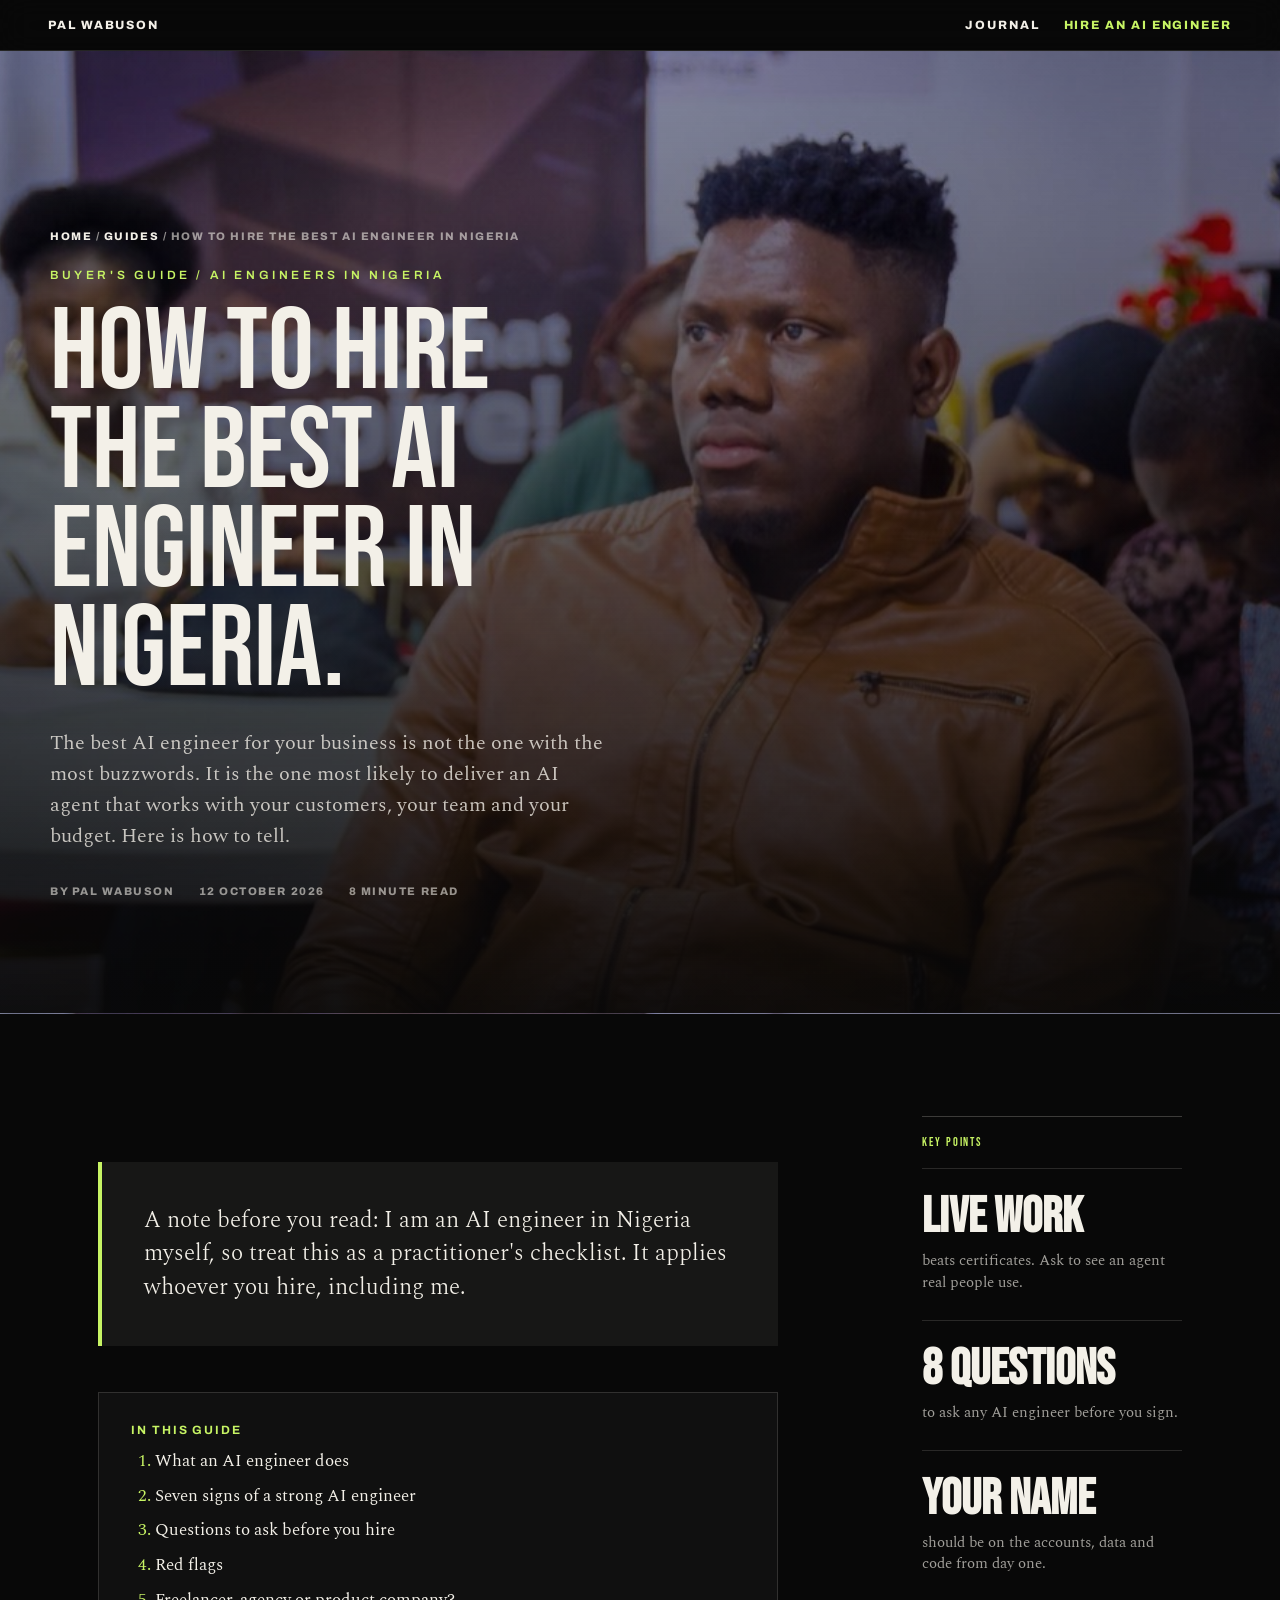
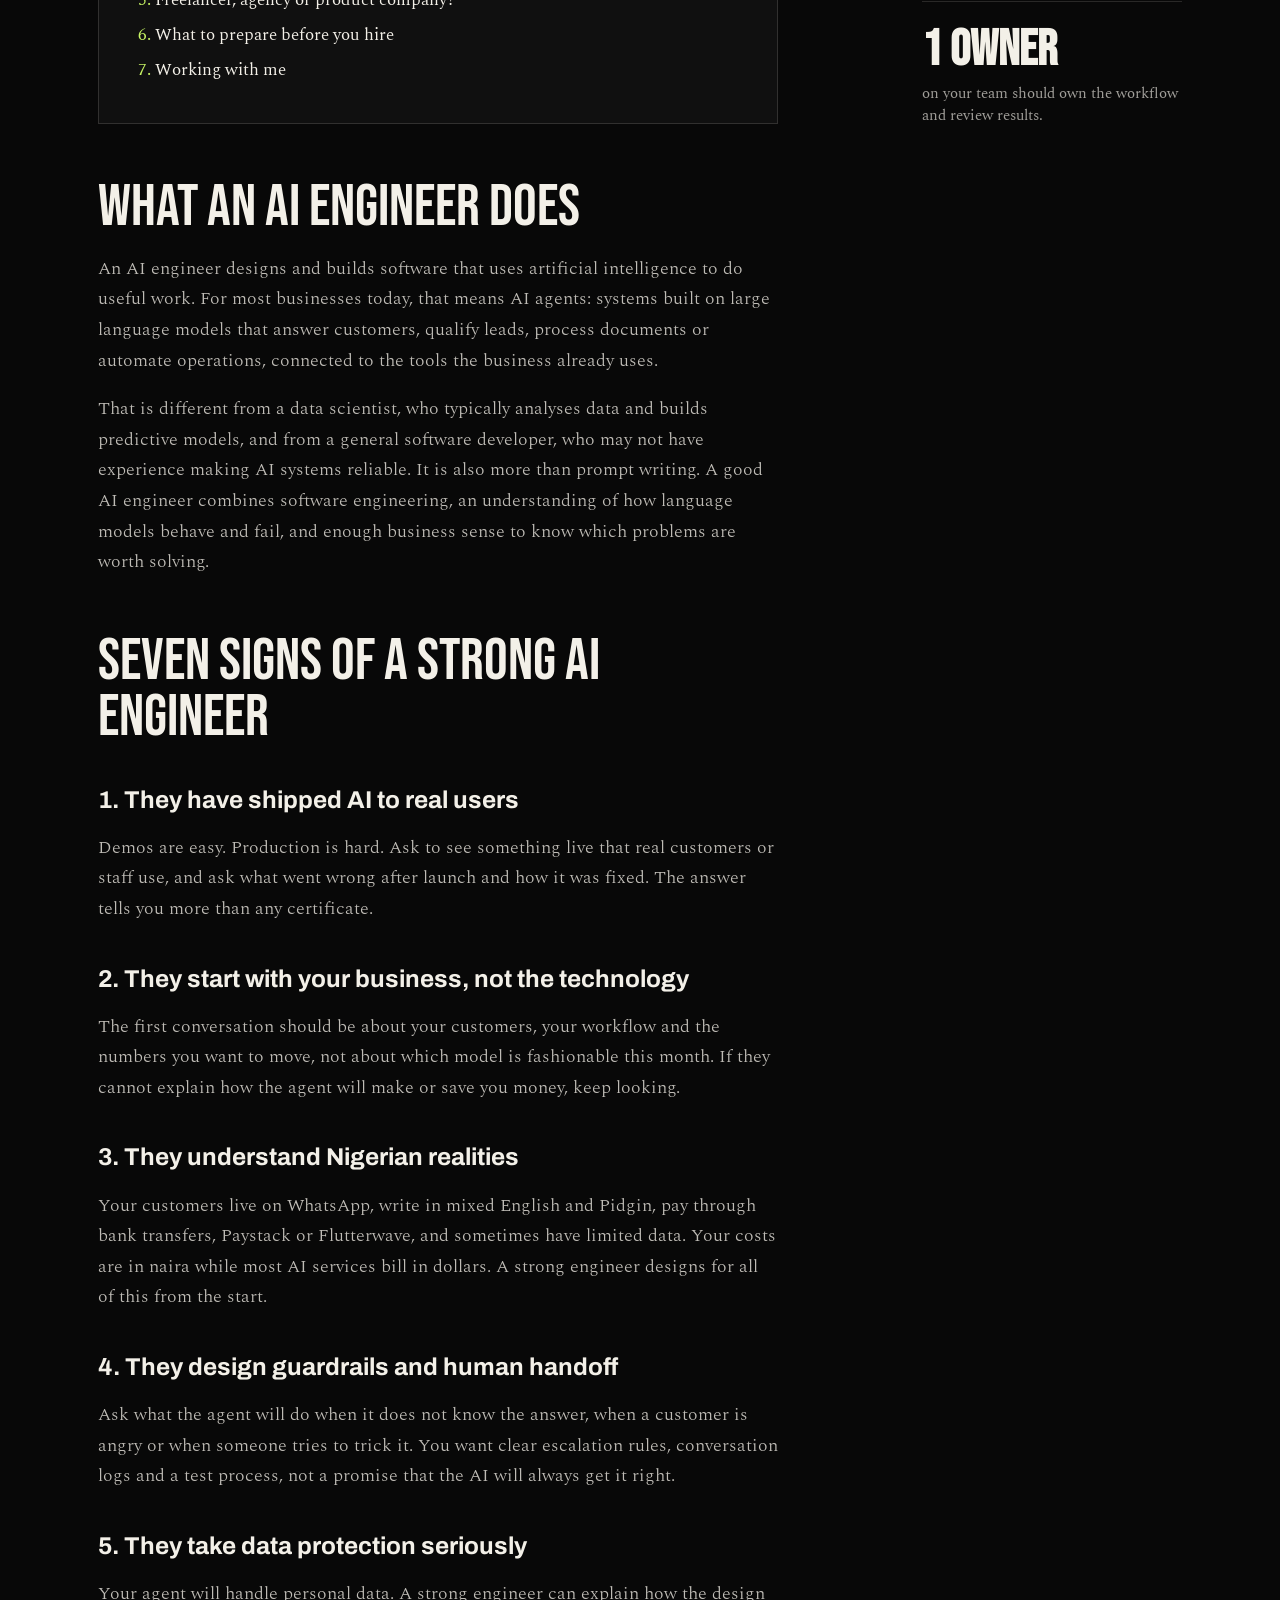
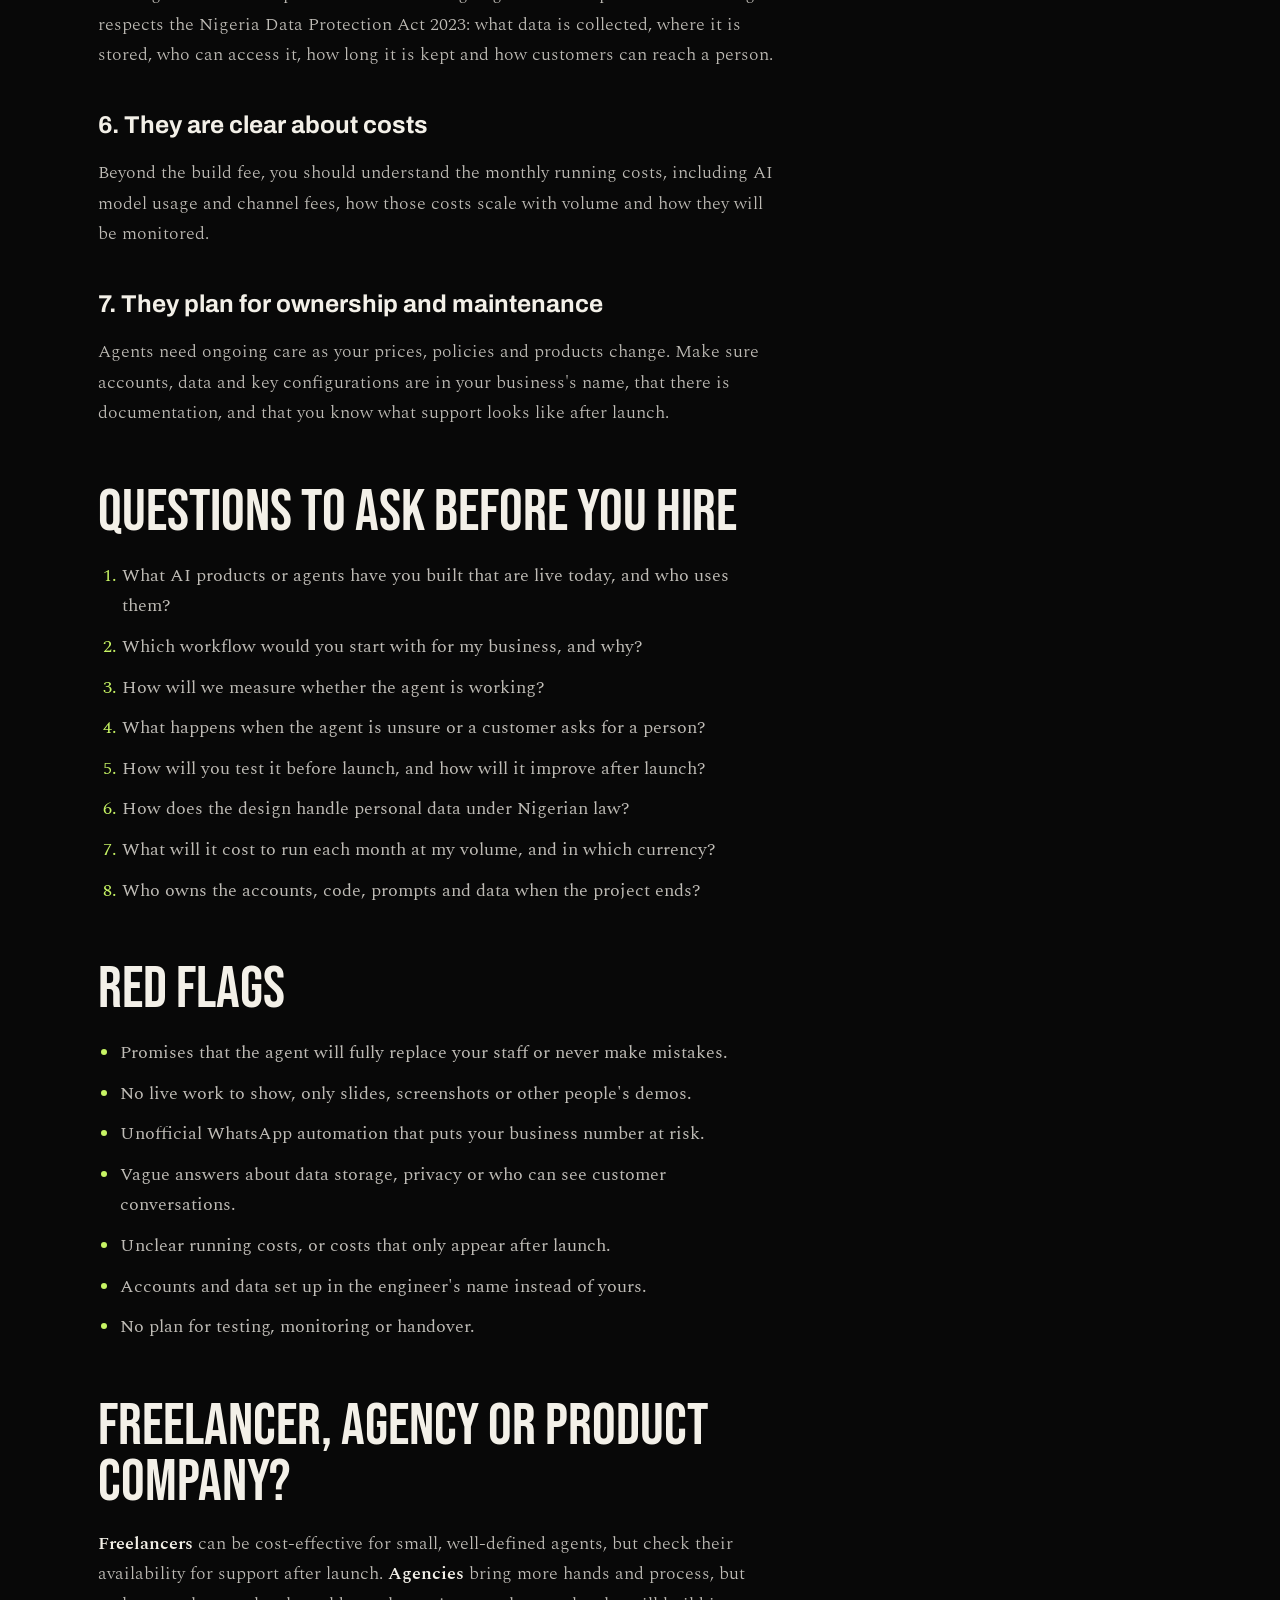
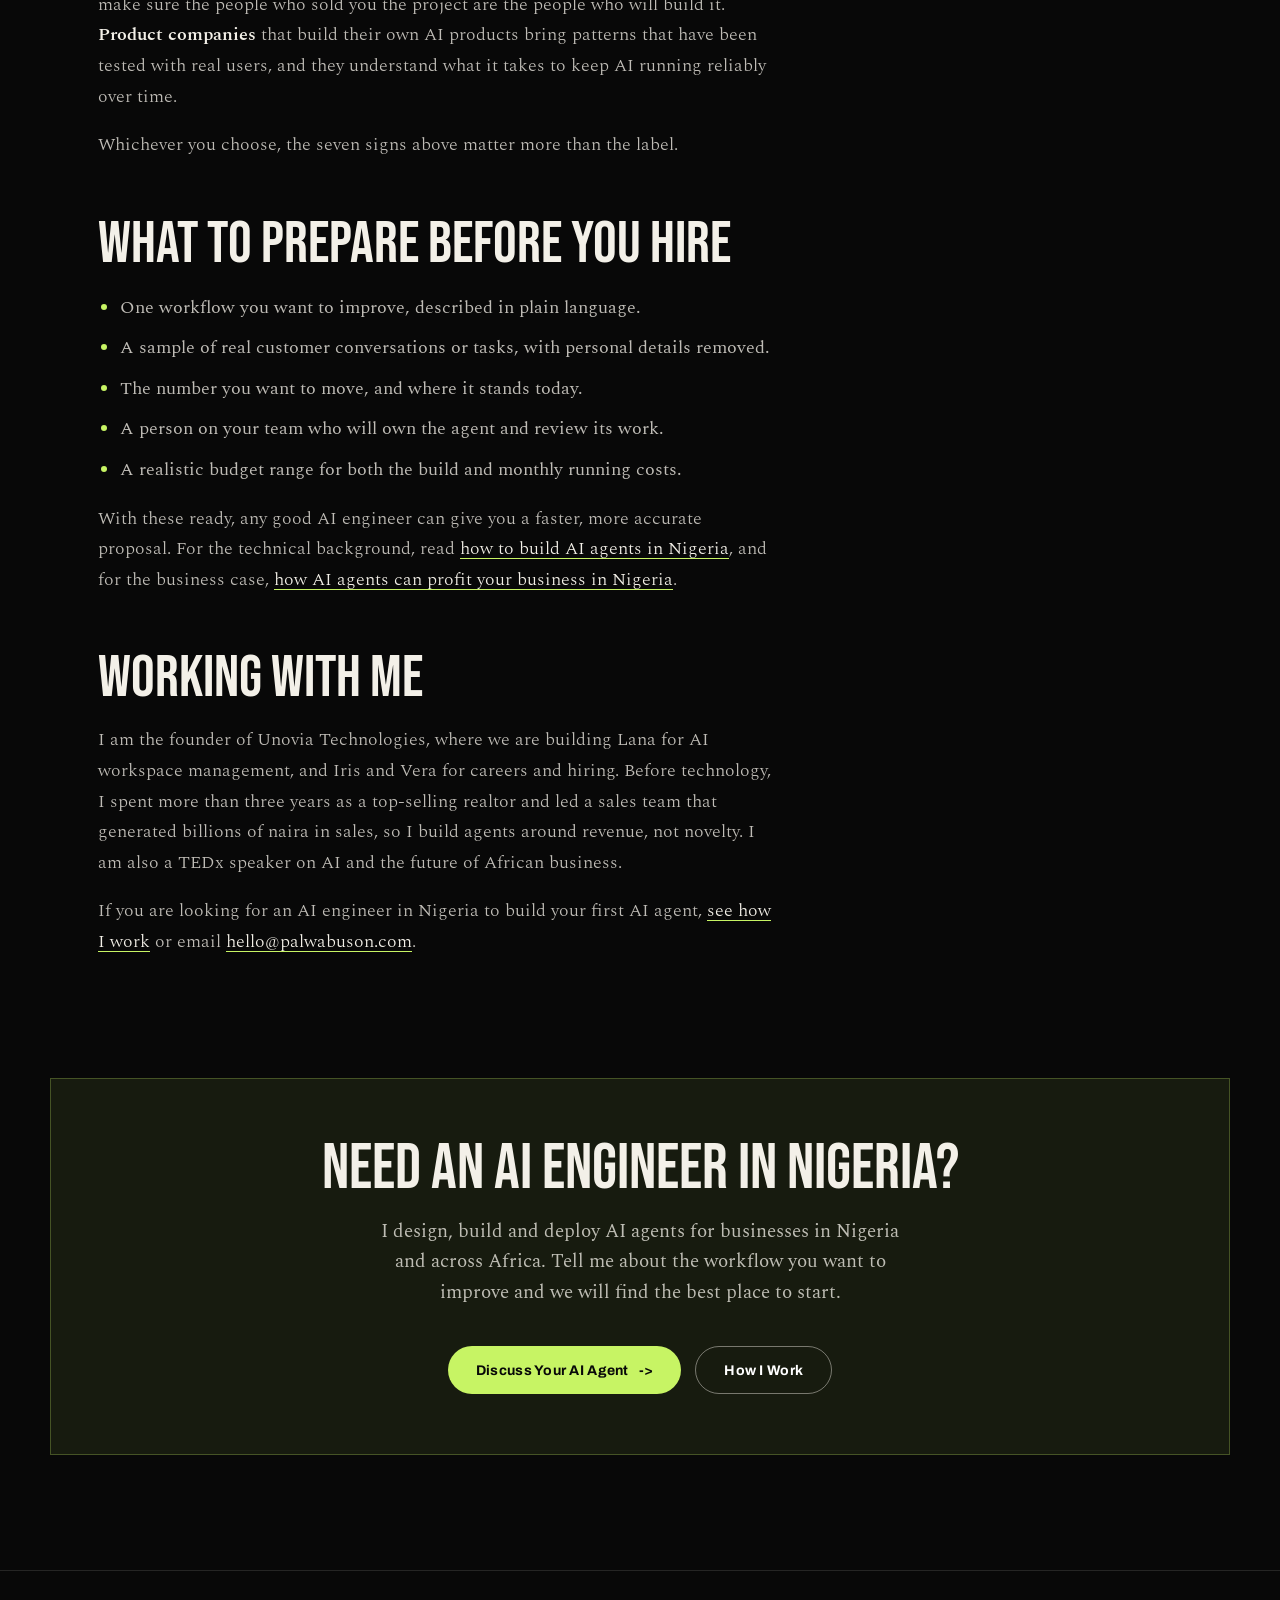
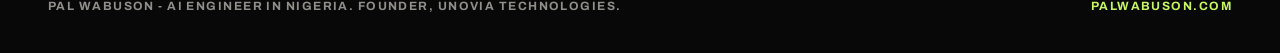
<file: articles/how-to-hire-the-best-ai-engineer-in-nigeria.html>
<!doctype html>
<html lang="en">
<head>
  <meta charset="utf-8">
  <meta name="viewport" content="width=device-width, initial-scale=1">
  <title>How to Hire the Best AI Engineer in Nigeria | Buyer's Guide</title>
  <meta name="description" content="What separates the best AI engineers in Nigeria: shipped products, business sense, local context and data protection. Questions to ask and red flags to avoid.">
  <link rel="canonical" href="https://palwabuson.com/articles/how-to-hire-the-best-ai-engineer-in-nigeria.html">
  <meta name="robots" content="index, follow, max-image-preview:large">
  <meta name="author" content="Pal Wabuson">
  <link rel="icon" type="image/png" sizes="32x32" href="/assets/icons/favicon-32x32.png">
  <link rel="apple-touch-icon" sizes="180x180" href="/assets/icons/apple-touch-icon.png">
  <meta name="theme-color" content="#080808">

  <meta property="og:type" content="article">
  <meta property="og:site_name" content="Pal Wabuson">
  <meta property="og:locale" content="en_NG">
  <meta property="og:url" content="https://palwabuson.com/articles/how-to-hire-the-best-ai-engineer-in-nigeria.html">
  <meta property="og:title" content="How to Hire the Best AI Engineer in Nigeria | Buyer's Guide">
  <meta property="og:description" content="What separates the best AI engineers in Nigeria: shipped products, business sense, local context and data protection. Questions to ask and red flags to avoid.">
  <meta property="og:image" content="https://palwabuson.com/assets/media/pal-07.jpg">
  <meta property="article:published_time" content="2026-10-12">
  <meta property="article:author" content="Pal Wabuson">
  <meta name="twitter:card" content="summary_large_image">
  <meta name="twitter:title" content="How to Hire the Best AI Engineer in Nigeria | Buyer's Guide">
  <meta name="twitter:description" content="What separates the best AI engineers in Nigeria: shipped products, business sense, local context and data protection. Questions to ask and red flags to avoid.">
  <meta name="twitter:image" content="https://palwabuson.com/assets/media/pal-07.jpg">

  <link rel="preconnect" href="https://fonts.googleapis.com">
  <link rel="preconnect" href="https://fonts.gstatic.com" crossorigin>
  <link href="https://fonts.googleapis.com/css2?family=Archivo:wght@400;500;600;700;800;900&family=Bebas+Neue&family=Spectral:ital,wght@0,300;0,400;0,500;1,300;1,400&display=swap" rel="stylesheet">
  <link rel="stylesheet" href="../styles.css?v=20261012-ai-seo">
  <script type="application/ld+json">
{
  "@context": "https://schema.org",
  "@graph": [
    {
      "@type": "BlogPosting",
      "@id": "https://palwabuson.com/articles/how-to-hire-the-best-ai-engineer-in-nigeria.html#article",
      "headline": "How to Hire the Best AI Engineer in Nigeria",
      "description": "What separates the best AI engineers in Nigeria: shipped products, business sense, local context and data protection. Questions to ask and red flags to avoid.",
      "image": "https://palwabuson.com/assets/media/pal-07.jpg",
      "datePublished": "2026-10-12",
      "dateModified": "2026-10-12",
      "inLanguage": "en-NG",
      "author": {
        "@type": "Person",
        "@id": "https://palwabuson.com/#person",
        "name": "Pal Wabuson",
        "url": "https://palwabuson.com/"
      },
      "publisher": {
        "@type": "Person",
        "@id": "https://palwabuson.com/#person",
        "name": "Pal Wabuson",
        "url": "https://palwabuson.com/"
      },
      "mainEntityOfPage": "https://palwabuson.com/articles/how-to-hire-the-best-ai-engineer-in-nigeria.html",
      "about": [
        "Hiring an AI engineer",
        "AI agent development",
        "Artificial intelligence in Nigeria"
      ],
      "keywords": "best AI engineer in Nigeria, hire an AI engineer in Nigeria, AI expert Nigeria, AI agent developer Nigeria, AI consultant Nigeria",
      "isPartOf": {
        "@id": "https://palwabuson.com/#website"
      }
    },
    {
      "@type": "BreadcrumbList",
      "itemListElement": [
        {
          "@type": "ListItem",
          "position": 1,
          "name": "Pal Wabuson",
          "item": "https://palwabuson.com/"
        },
        {
          "@type": "ListItem",
          "position": 2,
          "name": "Guides",
          "item": "https://palwabuson.com/#articles"
        },
        {
          "@type": "ListItem",
          "position": 3,
          "name": "How to Hire the Best AI Engineer in Nigeria",
          "item": "https://palwabuson.com/articles/how-to-hire-the-best-ai-engineer-in-nigeria.html"
        }
      ]
    }
  ]
}
  </script>
</head>
<body class="article-page">
  <nav class="article-nav" aria-label="Page navigation">
    <a href="../index.html#top">Pal Wabuson</a>
    <span class="article-nav-links">
      <a href="../index.html#articles">Journal</a>
      <a href="../ai-engineer-nigeria.html">Hire an AI Engineer</a>
    </span>
  </nav>
  <header class="article-hero" style="--article-image: url('../assets/media/pal-07.jpg')">
    <div class="article-hero-inner">
      <nav class="breadcrumbs" aria-label="Breadcrumb"><a href="../index.html">Home</a> <span aria-hidden="true">/</span> <a href="../index.html#articles">Guides</a> <span aria-hidden="true">/</span> <span aria-current="page">How to Hire the Best AI Engineer in Nigeria</span></nav>
      <p class="eyebrow lime">Buyer's Guide / AI Engineers in Nigeria</p>
      <h1>How to hire the best AI engineer in Nigeria.</h1>
      <p class="article-summary">The best AI engineer for your business is not the one with the most buzzwords. It is the one most likely to deliver an AI agent that works with your customers, your team and your budget. Here is how to tell.</p>
      <div class="article-meta"><span>By Pal Wabuson</span><span>12 October 2026</span><span>8 minute read</span></div>
    </div>
  </header>
  <main>
    <article class="article-body">
      <div class="article-prose">
        <div class="article-callout"><p>A note before you read: I am an AI engineer in Nigeria myself, so treat this as a practitioner's checklist. It applies whoever you hire, including me.</p></div>

        <nav class="article-toc" aria-labelledby="toc-title">
          <h2 id="toc-title">In this guide</h2>
          <ol>
            <li><a href="#role">What an AI engineer does</a></li>
            <li><a href="#signs">Seven signs of a strong AI engineer</a></li>
            <li><a href="#questions">Questions to ask before you hire</a></li>
            <li><a href="#red-flags">Red flags</a></li>
            <li><a href="#options">Freelancer, agency or product company?</a></li>
            <li><a href="#prepare">What to prepare before you hire</a></li>
            <li><a href="#working-with-me">Working with me</a></li>
          </ol>
        </nav>

        <h2 id="role">What an AI engineer does</h2>
        <p>An AI engineer designs and builds software that uses artificial intelligence to do useful work. For most businesses today, that means AI agents: systems built on large language models that answer customers, qualify leads, process documents or automate operations, connected to the tools the business already uses.</p>
        <p>That is different from a data scientist, who typically analyses data and builds predictive models, and from a general software developer, who may not have experience making AI systems reliable. It is also more than prompt writing. A good AI engineer combines software engineering, an understanding of how language models behave and fail, and enough business sense to know which problems are worth solving.</p>

        <h2 id="signs">Seven signs of a strong AI engineer</h2>
        <h3>1. They have shipped AI to real users</h3>
        <p>Demos are easy. Production is hard. Ask to see something live that real customers or staff use, and ask what went wrong after launch and how it was fixed. The answer tells you more than any certificate.</p>
        <h3>2. They start with your business, not the technology</h3>
        <p>The first conversation should be about your customers, your workflow and the numbers you want to move, not about which model is fashionable this month. If they cannot explain how the agent will make or save you money, keep looking.</p>
        <h3>3. They understand Nigerian realities</h3>
        <p>Your customers live on WhatsApp, write in mixed English and Pidgin, pay through bank transfers, Paystack or Flutterwave, and sometimes have limited data. Your costs are in naira while most AI services bill in dollars. A strong engineer designs for all of this from the start.</p>
        <h3>4. They design guardrails and human handoff</h3>
        <p>Ask what the agent will do when it does not know the answer, when a customer is angry or when someone tries to trick it. You want clear escalation rules, conversation logs and a test process, not a promise that the AI will always get it right.</p>
        <h3>5. They take data protection seriously</h3>
        <p>Your agent will handle personal data. A strong engineer can explain how the design respects the Nigeria Data Protection Act 2023: what data is collected, where it is stored, who can access it, how long it is kept and how customers can reach a person.</p>
        <h3>6. They are clear about costs</h3>
        <p>Beyond the build fee, you should understand the monthly running costs, including AI model usage and channel fees, how those costs scale with volume and how they will be monitored.</p>
        <h3>7. They plan for ownership and maintenance</h3>
        <p>Agents need ongoing care as your prices, policies and products change. Make sure accounts, data and key configurations are in your business's name, that there is documentation, and that you know what support looks like after launch.</p>

        <h2 id="questions">Questions to ask before you hire</h2>
        <ol>
          <li>What AI products or agents have you built that are live today, and who uses them?</li>
          <li>Which workflow would you start with for my business, and why?</li>
          <li>How will we measure whether the agent is working?</li>
          <li>What happens when the agent is unsure or a customer asks for a person?</li>
          <li>How will you test it before launch, and how will it improve after launch?</li>
          <li>How does the design handle personal data under Nigerian law?</li>
          <li>What will it cost to run each month at my volume, and in which currency?</li>
          <li>Who owns the accounts, code, prompts and data when the project ends?</li>
        </ol>

        <h2 id="red-flags">Red flags</h2>
        <ul>
          <li>Promises that the agent will fully replace your staff or never make mistakes.</li>
          <li>No live work to show, only slides, screenshots or other people's demos.</li>
          <li>Unofficial WhatsApp automation that puts your business number at risk.</li>
          <li>Vague answers about data storage, privacy or who can see customer conversations.</li>
          <li>Unclear running costs, or costs that only appear after launch.</li>
          <li>Accounts and data set up in the engineer's name instead of yours.</li>
          <li>No plan for testing, monitoring or handover.</li>
        </ul>

        <h2 id="options">Freelancer, agency or product company?</h2>
        <p><strong>Freelancers</strong> can be cost-effective for small, well-defined agents, but check their availability for support after launch. <strong>Agencies</strong> bring more hands and process, but make sure the people who sold you the project are the people who will build it. <strong>Product companies</strong> that build their own AI products bring patterns that have been tested with real users, and they understand what it takes to keep AI running reliably over time.</p>
        <p>Whichever you choose, the seven signs above matter more than the label.</p>

        <h2 id="prepare">What to prepare before you hire</h2>
        <ul>
          <li>One workflow you want to improve, described in plain language.</li>
          <li>A sample of real customer conversations or tasks, with personal details removed.</li>
          <li>The number you want to move, and where it stands today.</li>
          <li>A person on your team who will own the agent and review its work.</li>
          <li>A realistic budget range for both the build and monthly running costs.</li>
        </ul>
        <p>With these ready, any good AI engineer can give you a faster, more accurate proposal. For the technical background, read <a href="./how-to-build-ai-agents-in-nigeria.html">how to build AI agents in Nigeria</a>, and for the business case, <a href="./how-ai-agents-can-profit-your-business-in-nigeria.html">how AI agents can profit your business in Nigeria</a>.</p>

        <h2 id="working-with-me">Working with me</h2>
        <p>I am the founder of Unovia Technologies, where we are building Lana for AI workspace management, and Iris and Vera for careers and hiring. Before technology, I spent more than three years as a top-selling realtor and led a sales team that generated billions of naira in sales, so I build agents around revenue, not novelty. I am also a TEDx speaker on AI and the future of African business.</p>
        <p>If you are looking for an AI engineer in Nigeria to build your first AI agent, <a href="../ai-engineer-nigeria.html">see how I work</a> or email <a href="mailto:hello@palwabuson.com?subject=AI%20agent%20project%20enquiry">hello@palwabuson.com</a>.</p>
      </div>
      <aside class="evidence-rail" aria-label="Key points">
        <h2>Key points</h2>
        <div class="evidence-stat"><strong>Live work</strong><span>beats certificates. Ask to see an agent real people use.</span></div>
        <div class="evidence-stat"><strong>8 questions</strong><span>to ask any AI engineer before you sign.</span></div>
        <div class="evidence-stat"><strong>Your name</strong><span>should be on the accounts, data and code from day one.</span></div>
        <div class="evidence-stat"><strong>1 owner</strong><span>on your team should own the workflow and review results.</span></div>
      </aside>
    </article>
    <section class="article-newsletter">
      <h2>Need an AI engineer in Nigeria?</h2>
      <p>I design, build and deploy AI agents for businesses in Nigeria and across Africa. Tell me about the workflow you want to improve and we will find the best place to start.</p>
      <div class="button-row centered">
        <a class="button button-lime" href="mailto:hello@palwabuson.com?subject=AI%20agent%20project%20enquiry">Discuss Your AI Agent <span aria-hidden="true">-></span></a>
        <a class="button button-outline" href="../ai-engineer-nigeria.html">How I Work</a>
      </div>
    </section>
  </main>
  <footer class="article-footer">
    <span>Pal Wabuson - AI Engineer in Nigeria. Founder, Unovia Technologies.</span>
    <a href="../index.html">palwabuson.com</a>
  </footer>
</body>
</html>
</file>
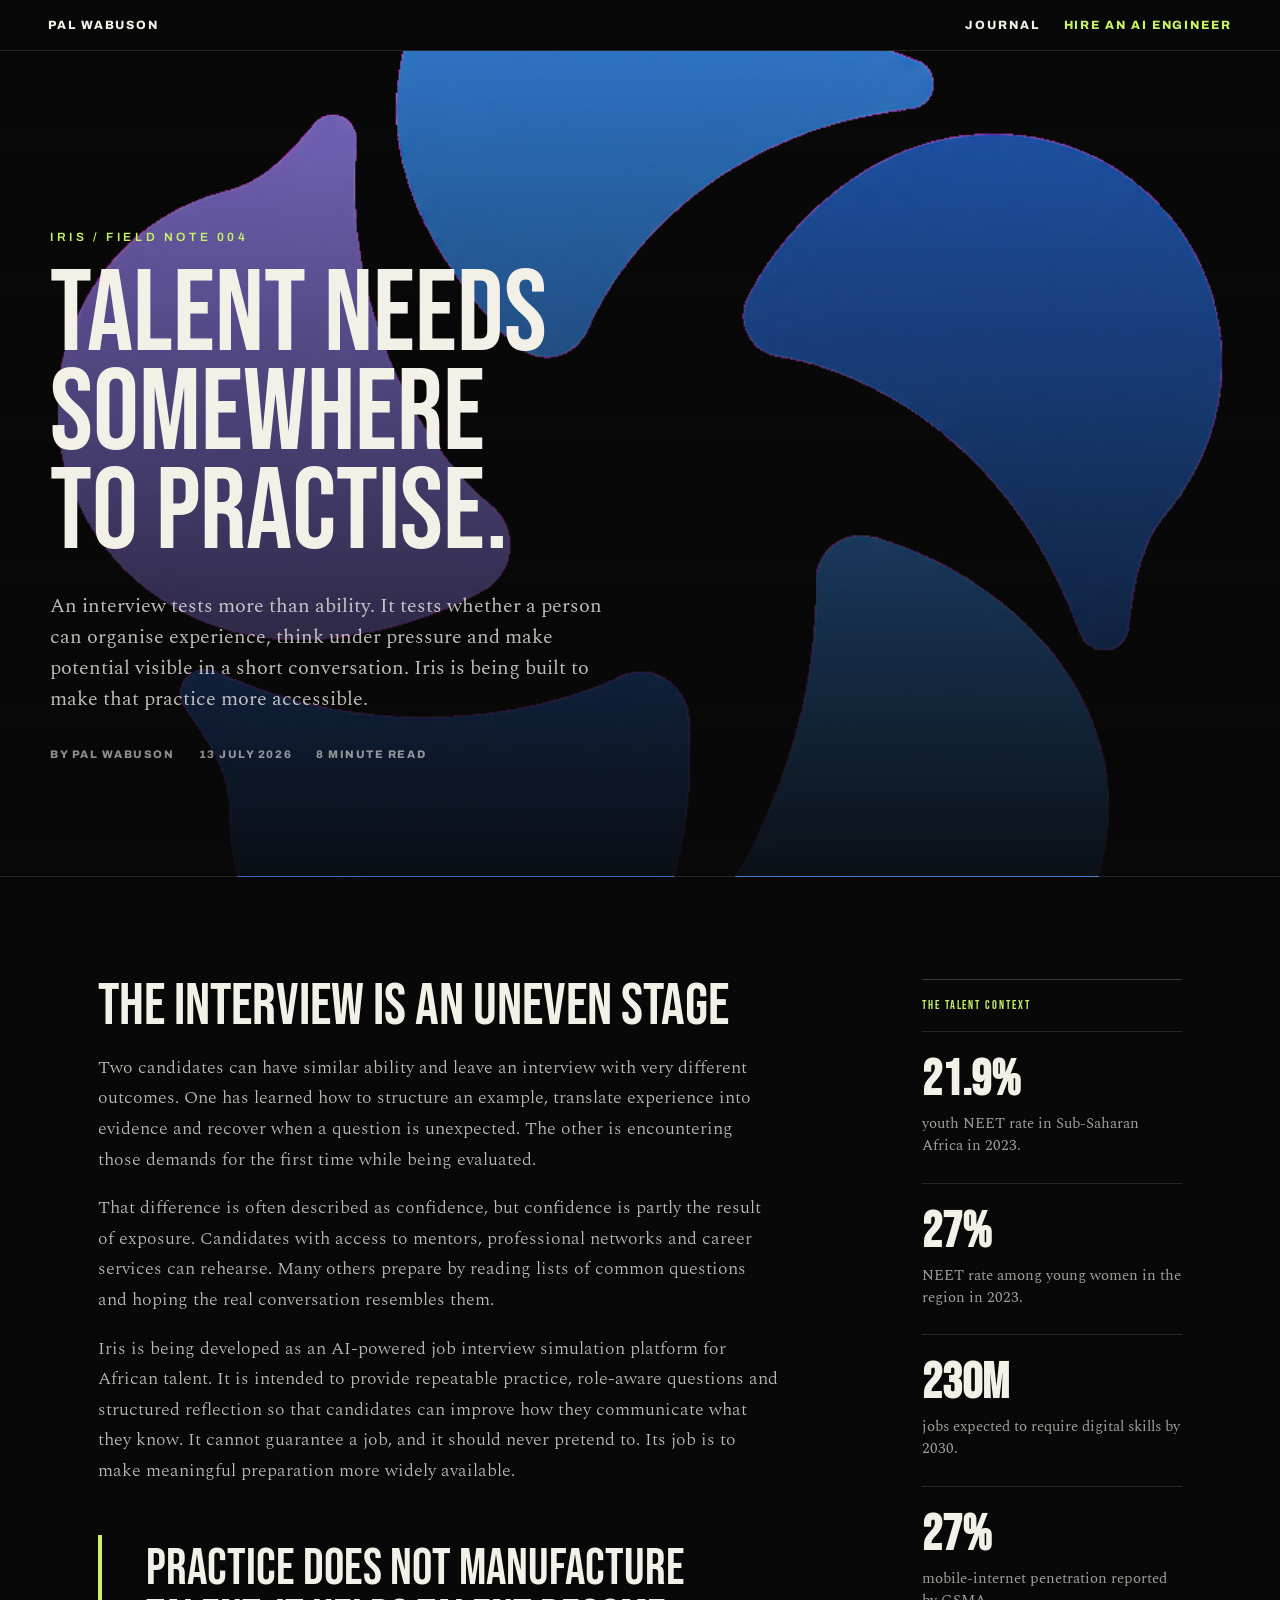
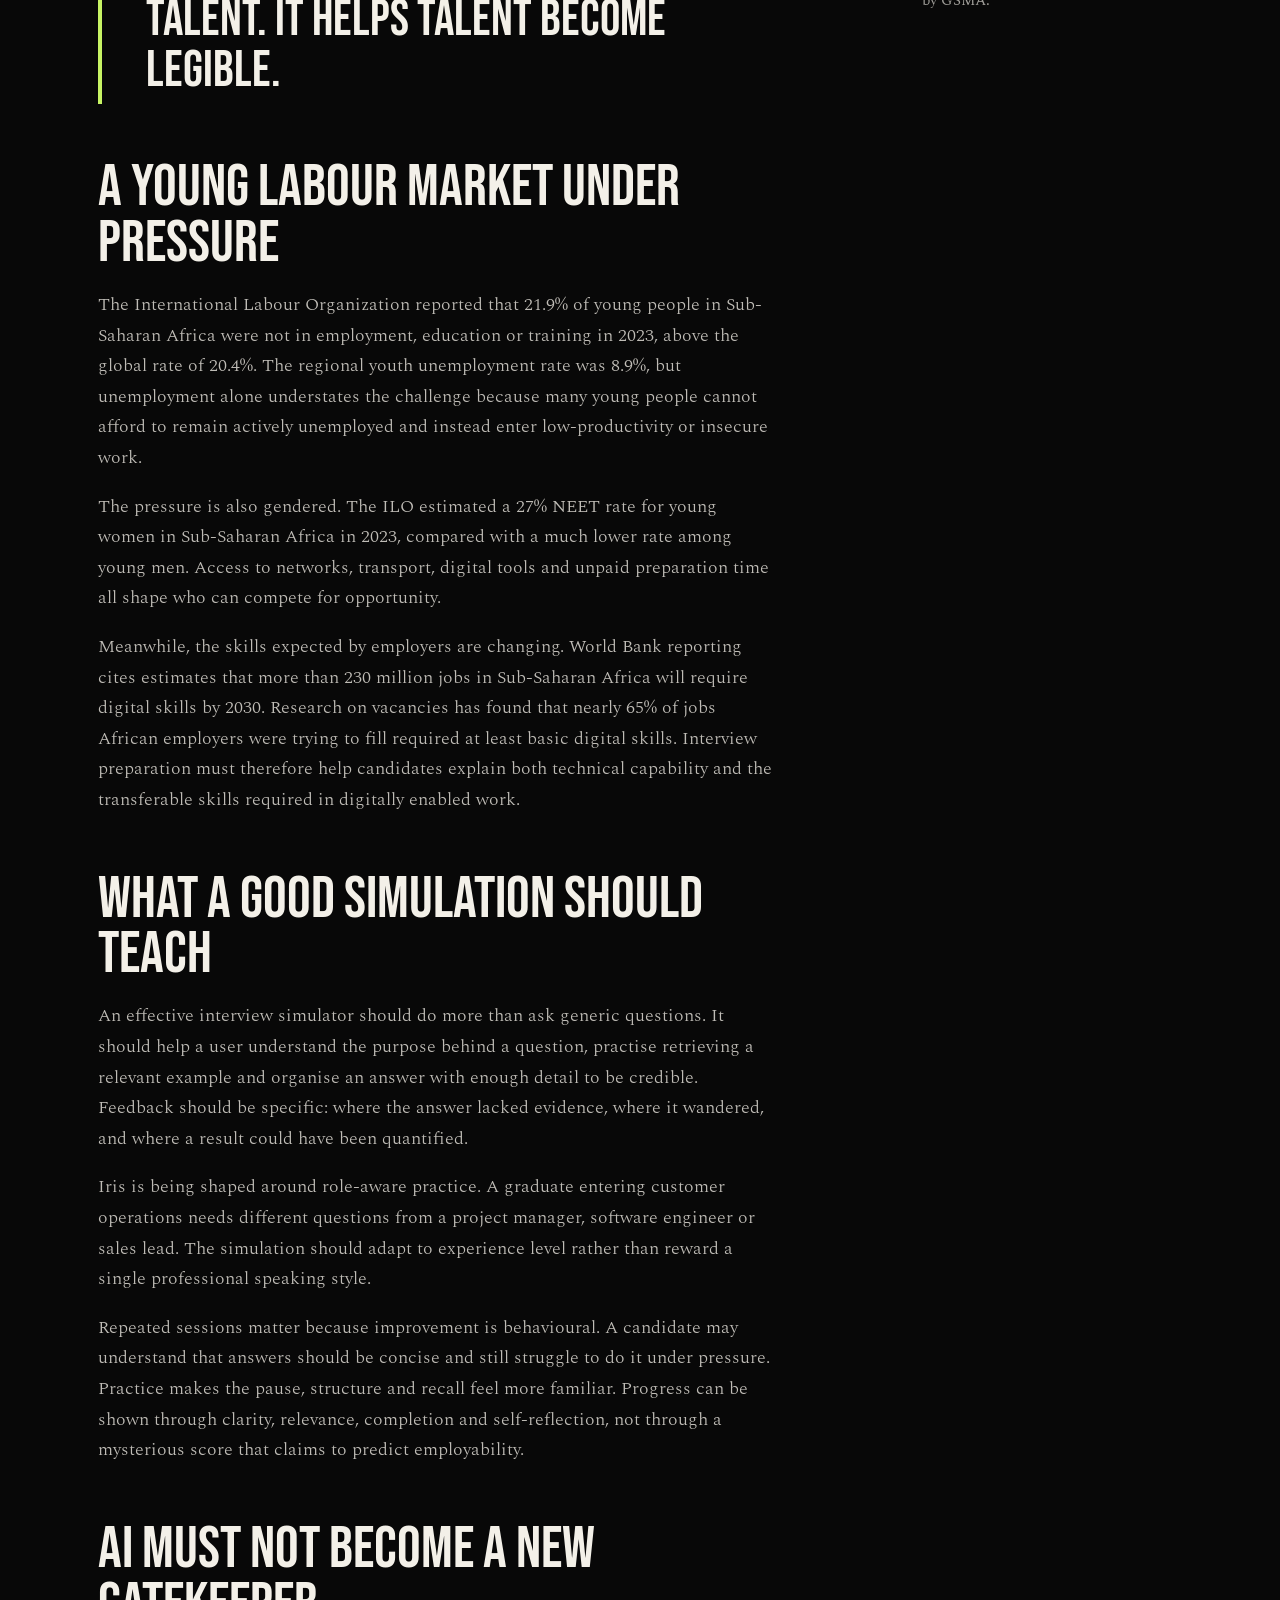
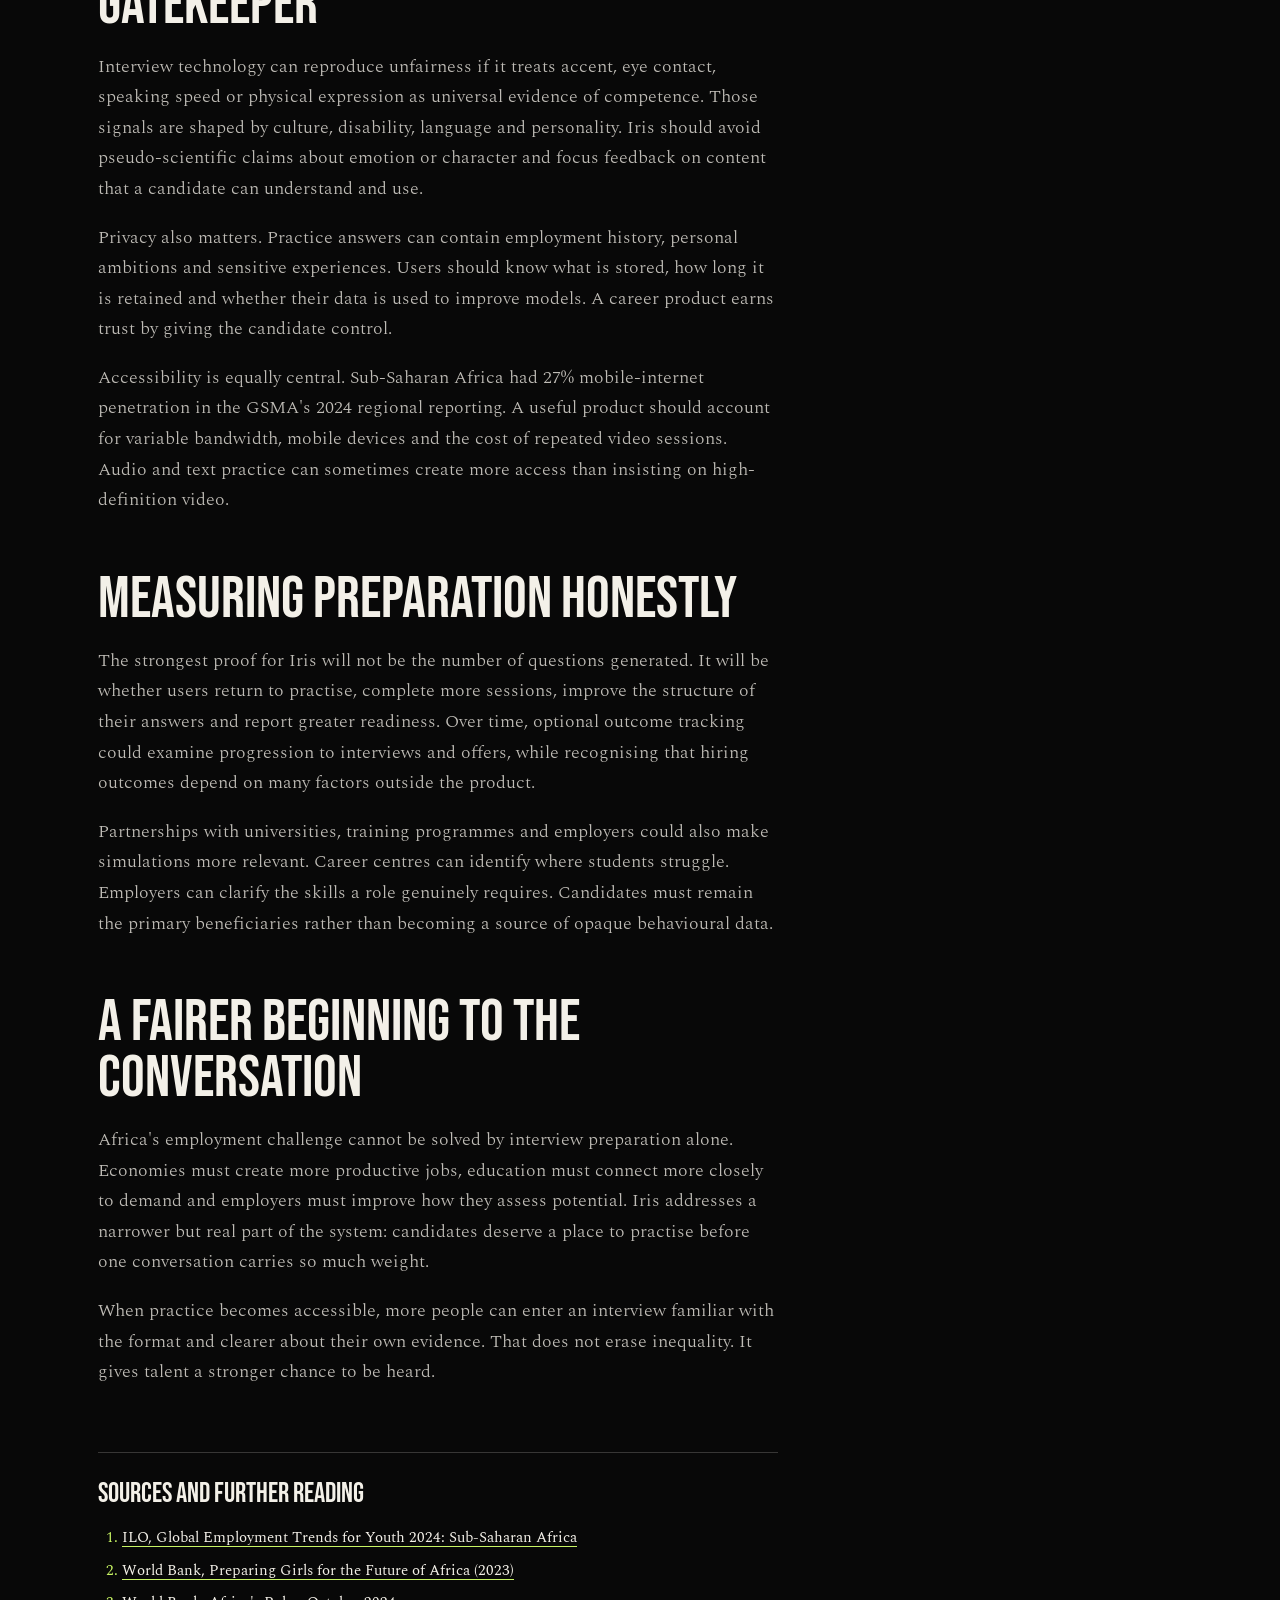
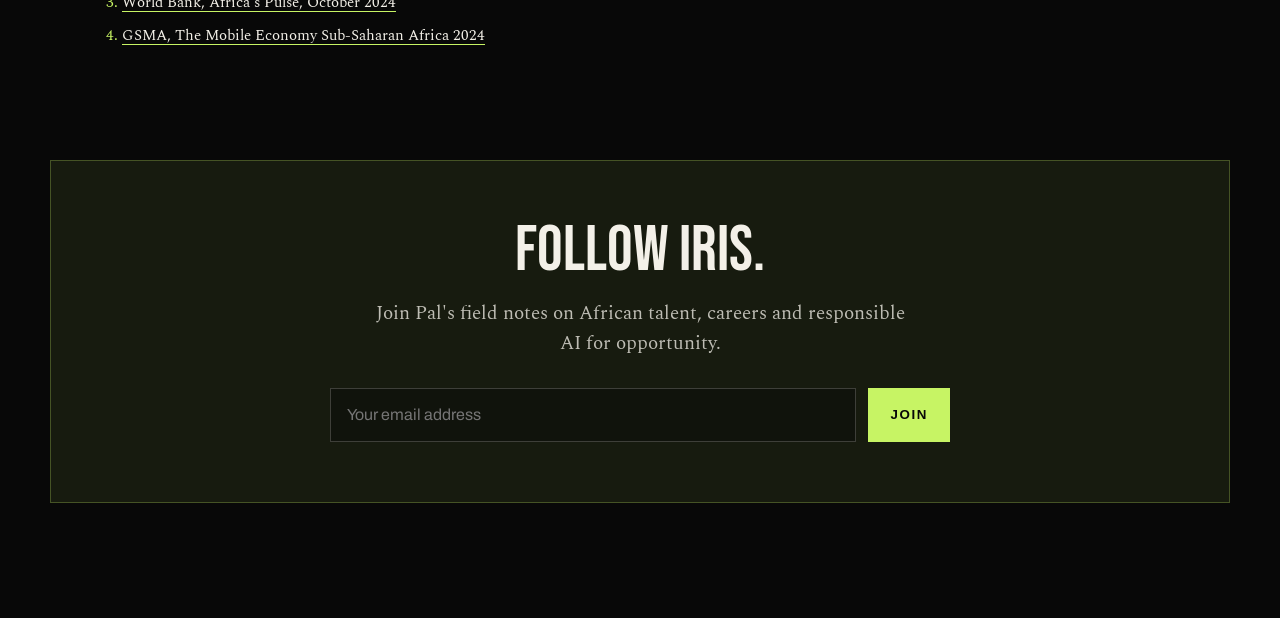
<file: articles/iris-ai-job-interview-simulation-africa.html>
<!doctype html>
<html lang="en">
<head>
  <meta charset="utf-8"><meta name="viewport" content="width=device-width, initial-scale=1">
  <title>Iris: AI Interview Practice for African Talent | Pal Wabuson</title>
  <meta name="description" content="A data-led essay on Iris, Unovia's AI interview simulation platform, and the missing practice layer in Africa's changing talent market.">
  <link rel="canonical" href="https://palwabuson.com/articles/iris-ai-job-interview-simulation-africa.html"><link rel="icon" type="image/png" sizes="32x32" href="/assets/icons/favicon-32x32.png"><link rel="preconnect" href="https://fonts.googleapis.com"><link rel="preconnect" href="https://fonts.gstatic.com" crossorigin><link href="https://fonts.googleapis.com/css2?family=Archivo:wght@400;500;600;700;800;900&family=Bebas+Neue&family=Spectral:ital,wght@0,300;0,400;0,500;1,300;1,400&display=swap" rel="stylesheet"><link rel="stylesheet" href="../styles.css?v=20261012-ai-seo">
  <script type="application/ld+json">{"@context":"https://schema.org","@type":"BlogPosting","headline":"Iris and the Missing Practice Layer in Africa's Talent Market","datePublished":"2026-07-13","dateModified":"2026-07-13","author":{"@type":"Person","name":"Pal Wabuson"},"publisher":{"@type":"Organization","name":"Unovia Technologies"},"mainEntityOfPage":"https://palwabuson.com/articles/iris-ai-job-interview-simulation-africa.html"}</script>
</head>
<body class="article-page">
  <nav class="article-nav"><a href="../index.html#top">Pal Wabuson</a><span class="article-nav-links"><a href="../index.html#articles">Journal</a><a href="../ai-engineer-nigeria.html">Hire an AI Engineer</a></span></nav>
  <header class="article-hero" style="--article-image: url('../assets/brand/iris-logo.png')"><div class="article-hero-inner"><p class="eyebrow lime">Iris / Field Note 004</p><h1>Talent needs somewhere to practise.</h1><p class="article-summary">An interview tests more than ability. It tests whether a person can organise experience, think under pressure and make potential visible in a short conversation. Iris is being built to make that practice more accessible.</p><div class="article-meta"><span>By Pal Wabuson</span><span>13 July 2026</span><span>8 minute read</span></div></div></header>
  <main>
    <article class="article-body">
      <div class="article-prose">
        <h2>The interview is an uneven stage</h2>
        <p>Two candidates can have similar ability and leave an interview with very different outcomes. One has learned how to structure an example, translate experience into evidence and recover when a question is unexpected. The other is encountering those demands for the first time while being evaluated.</p>
        <p>That difference is often described as confidence, but confidence is partly the result of exposure. Candidates with access to mentors, professional networks and career services can rehearse. Many others prepare by reading lists of common questions and hoping the real conversation resembles them.</p>
        <p>Iris is being developed as an AI-powered job interview simulation platform for African talent. It is intended to provide repeatable practice, role-aware questions and structured reflection so that candidates can improve how they communicate what they know. It cannot guarantee a job, and it should never pretend to. Its job is to make meaningful preparation more widely available.</p>

        <blockquote>Practice does not manufacture talent. It helps talent become legible.</blockquote>

        <h2>A young labour market under pressure</h2>
        <p>The International Labour Organization reported that 21.9% of young people in Sub-Saharan Africa were not in employment, education or training in 2023, above the global rate of 20.4%. The regional youth unemployment rate was 8.9%, but unemployment alone understates the challenge because many young people cannot afford to remain actively unemployed and instead enter low-productivity or insecure work.</p>
        <p>The pressure is also gendered. The ILO estimated a 27% NEET rate for young women in Sub-Saharan Africa in 2023, compared with a much lower rate among young men. Access to networks, transport, digital tools and unpaid preparation time all shape who can compete for opportunity.</p>
        <p>Meanwhile, the skills expected by employers are changing. World Bank reporting cites estimates that more than 230 million jobs in Sub-Saharan Africa will require digital skills by 2030. Research on vacancies has found that nearly 65% of jobs African employers were trying to fill required at least basic digital skills. Interview preparation must therefore help candidates explain both technical capability and the transferable skills required in digitally enabled work.</p>

        <h2>What a good simulation should teach</h2>
        <p>An effective interview simulator should do more than ask generic questions. It should help a user understand the purpose behind a question, practise retrieving a relevant example and organise an answer with enough detail to be credible. Feedback should be specific: where the answer lacked evidence, where it wandered, and where a result could have been quantified.</p>
        <p>Iris is being shaped around role-aware practice. A graduate entering customer operations needs different questions from a project manager, software engineer or sales lead. The simulation should adapt to experience level rather than reward a single professional speaking style.</p>
        <p>Repeated sessions matter because improvement is behavioural. A candidate may understand that answers should be concise and still struggle to do it under pressure. Practice makes the pause, structure and recall feel more familiar. Progress can be shown through clarity, relevance, completion and self-reflection, not through a mysterious score that claims to predict employability.</p>

        <h2>AI must not become a new gatekeeper</h2>
        <p>Interview technology can reproduce unfairness if it treats accent, eye contact, speaking speed or physical expression as universal evidence of competence. Those signals are shaped by culture, disability, language and personality. Iris should avoid pseudo-scientific claims about emotion or character and focus feedback on content that a candidate can understand and use.</p>
        <p>Privacy also matters. Practice answers can contain employment history, personal ambitions and sensitive experiences. Users should know what is stored, how long it is retained and whether their data is used to improve models. A career product earns trust by giving the candidate control.</p>
        <p>Accessibility is equally central. Sub-Saharan Africa had 27% mobile-internet penetration in the GSMA's 2024 regional reporting. A useful product should account for variable bandwidth, mobile devices and the cost of repeated video sessions. Audio and text practice can sometimes create more access than insisting on high-definition video.</p>

        <h2>Measuring preparation honestly</h2>
        <p>The strongest proof for Iris will not be the number of questions generated. It will be whether users return to practise, complete more sessions, improve the structure of their answers and report greater readiness. Over time, optional outcome tracking could examine progression to interviews and offers, while recognising that hiring outcomes depend on many factors outside the product.</p>
        <p>Partnerships with universities, training programmes and employers could also make simulations more relevant. Career centres can identify where students struggle. Employers can clarify the skills a role genuinely requires. Candidates must remain the primary beneficiaries rather than becoming a source of opaque behavioural data.</p>

        <h2>A fairer beginning to the conversation</h2>
        <p>Africa's employment challenge cannot be solved by interview preparation alone. Economies must create more productive jobs, education must connect more closely to demand and employers must improve how they assess potential. Iris addresses a narrower but real part of the system: candidates deserve a place to practise before one conversation carries so much weight.</p>
        <p>When practice becomes accessible, more people can enter an interview familiar with the format and clearer about their own evidence. That does not erase inequality. It gives talent a stronger chance to be heard.</p>
        <section class="article-sources"><h2>Sources and further reading</h2><ol>
          <li><a href="https://www.ilo.org/sites/default/files/2024-08/Sub-Saharan%20Africa%20GET%20Youth%202024_0.pdf" target="_blank" rel="noopener">ILO, Global Employment Trends for Youth 2024: Sub-Saharan Africa</a></li>
          <li><a href="https://blogs.worldbank.org/en/education/preparing-girls-future-africa-approaches-empowerment-through-digital-skills" target="_blank" rel="noopener">World Bank, Preparing Girls for the Future of Africa (2023)</a></li>
          <li><a href="https://documents.worldbank.org/curated/en/099701010212431519/pdf/IDU-e6a9aa8e-14f4-46d1-963d-df19e098107c.pdf" target="_blank" rel="noopener">World Bank, Africa's Pulse, October 2024</a></li>
          <li><a href="https://www.gsma.com/solutions-and-impact/connectivity-for-good/mobile-economy/sub-saharan-africa-2024/" target="_blank" rel="noopener">GSMA, The Mobile Economy Sub-Saharan Africa 2024</a></li>
        </ol></section>
      </div>
      <aside class="evidence-rail" aria-label="Key evidence"><h2>The talent context</h2><div class="evidence-stat"><strong>21.9%</strong><span>youth NEET rate in Sub-Saharan Africa in 2023.</span></div><div class="evidence-stat"><strong>27%</strong><span>NEET rate among young women in the region in 2023.</span></div><div class="evidence-stat"><strong>230m</strong><span>jobs expected to require digital skills by 2030.</span></div><div class="evidence-stat"><strong>27%</strong><span>mobile-internet penetration reported by GSMA.</span></div></aside>
    </article>
    <section class="article-newsletter"><h2>Follow Iris.</h2><p>Join Pal's field notes on African talent, careers and responsible AI for opportunity.</p><form class="newsletter-form" action="mailto:hello@palwabuson.com" method="post" enctype="text/plain"><input type="email" name="email" placeholder="Your email address" aria-label="Email address" required><button type="submit">Join</button></form></section>
  </main>
</body>
</html>
</file>
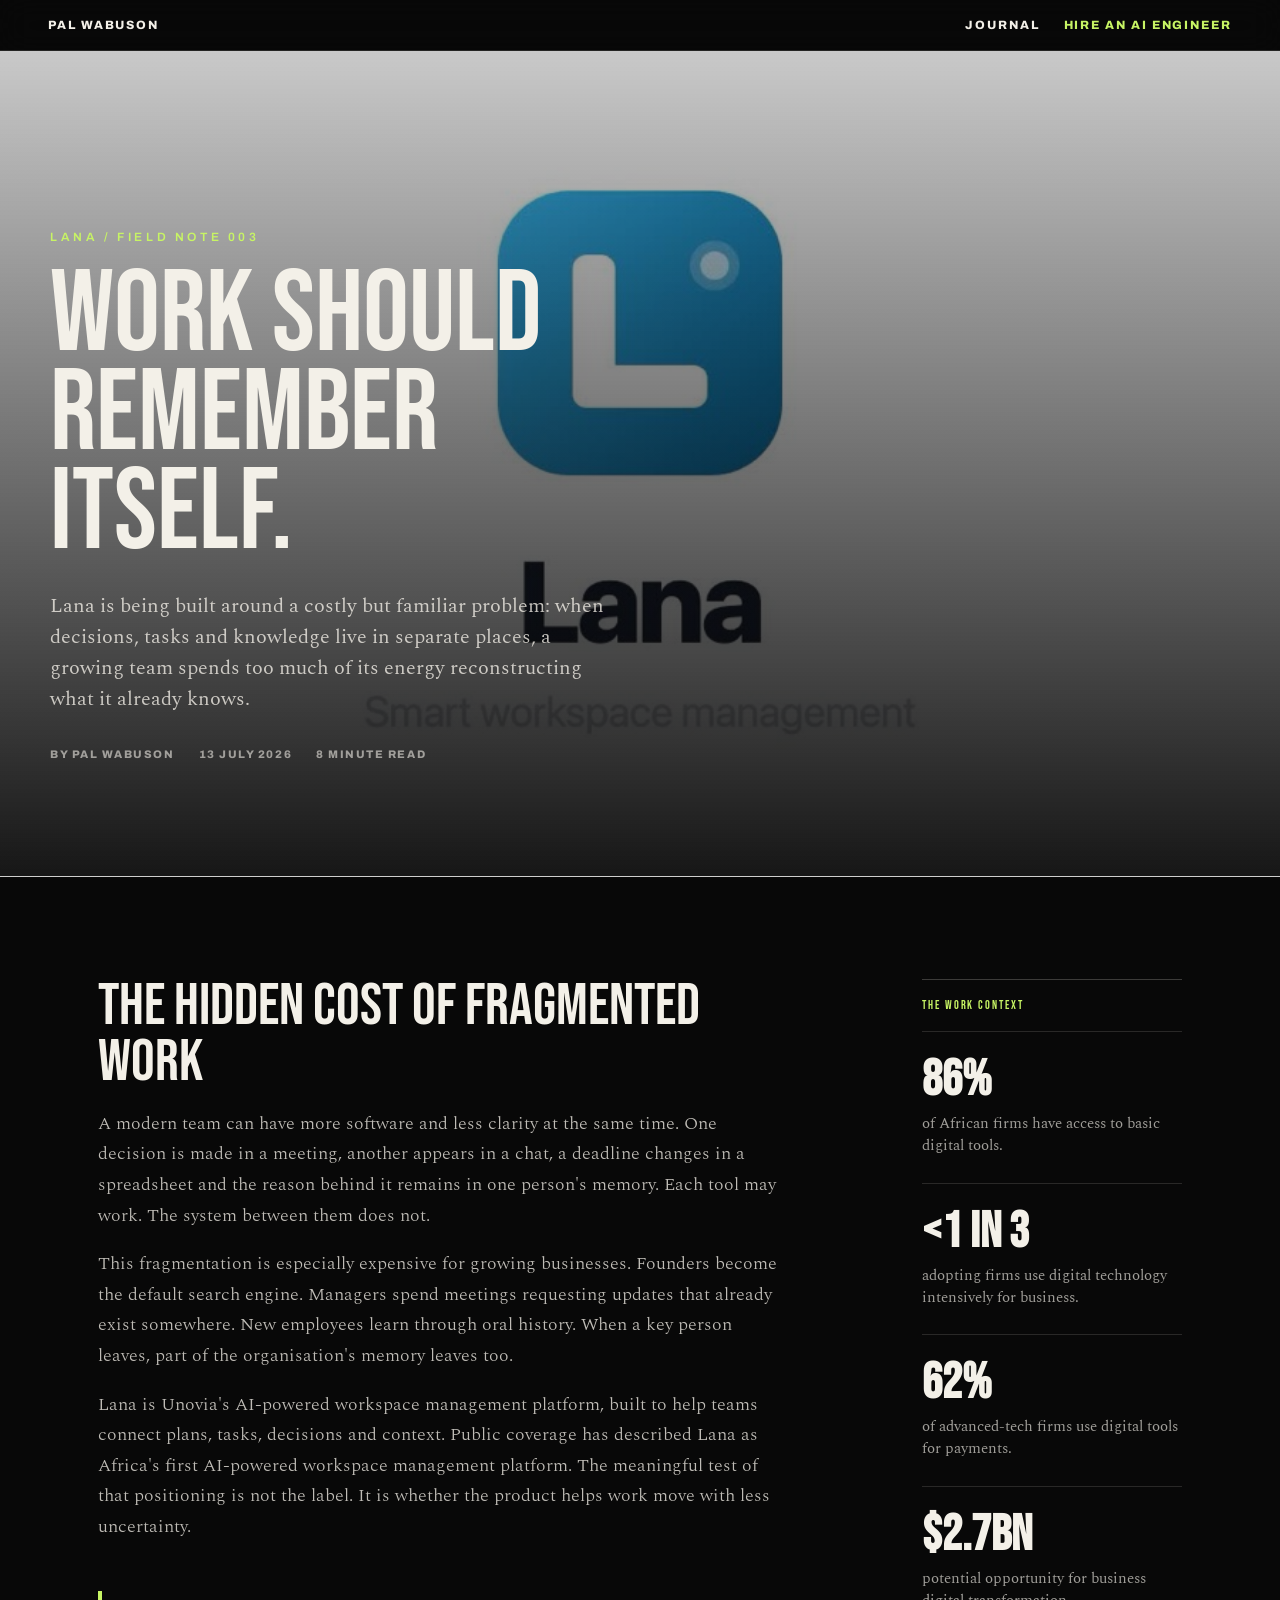
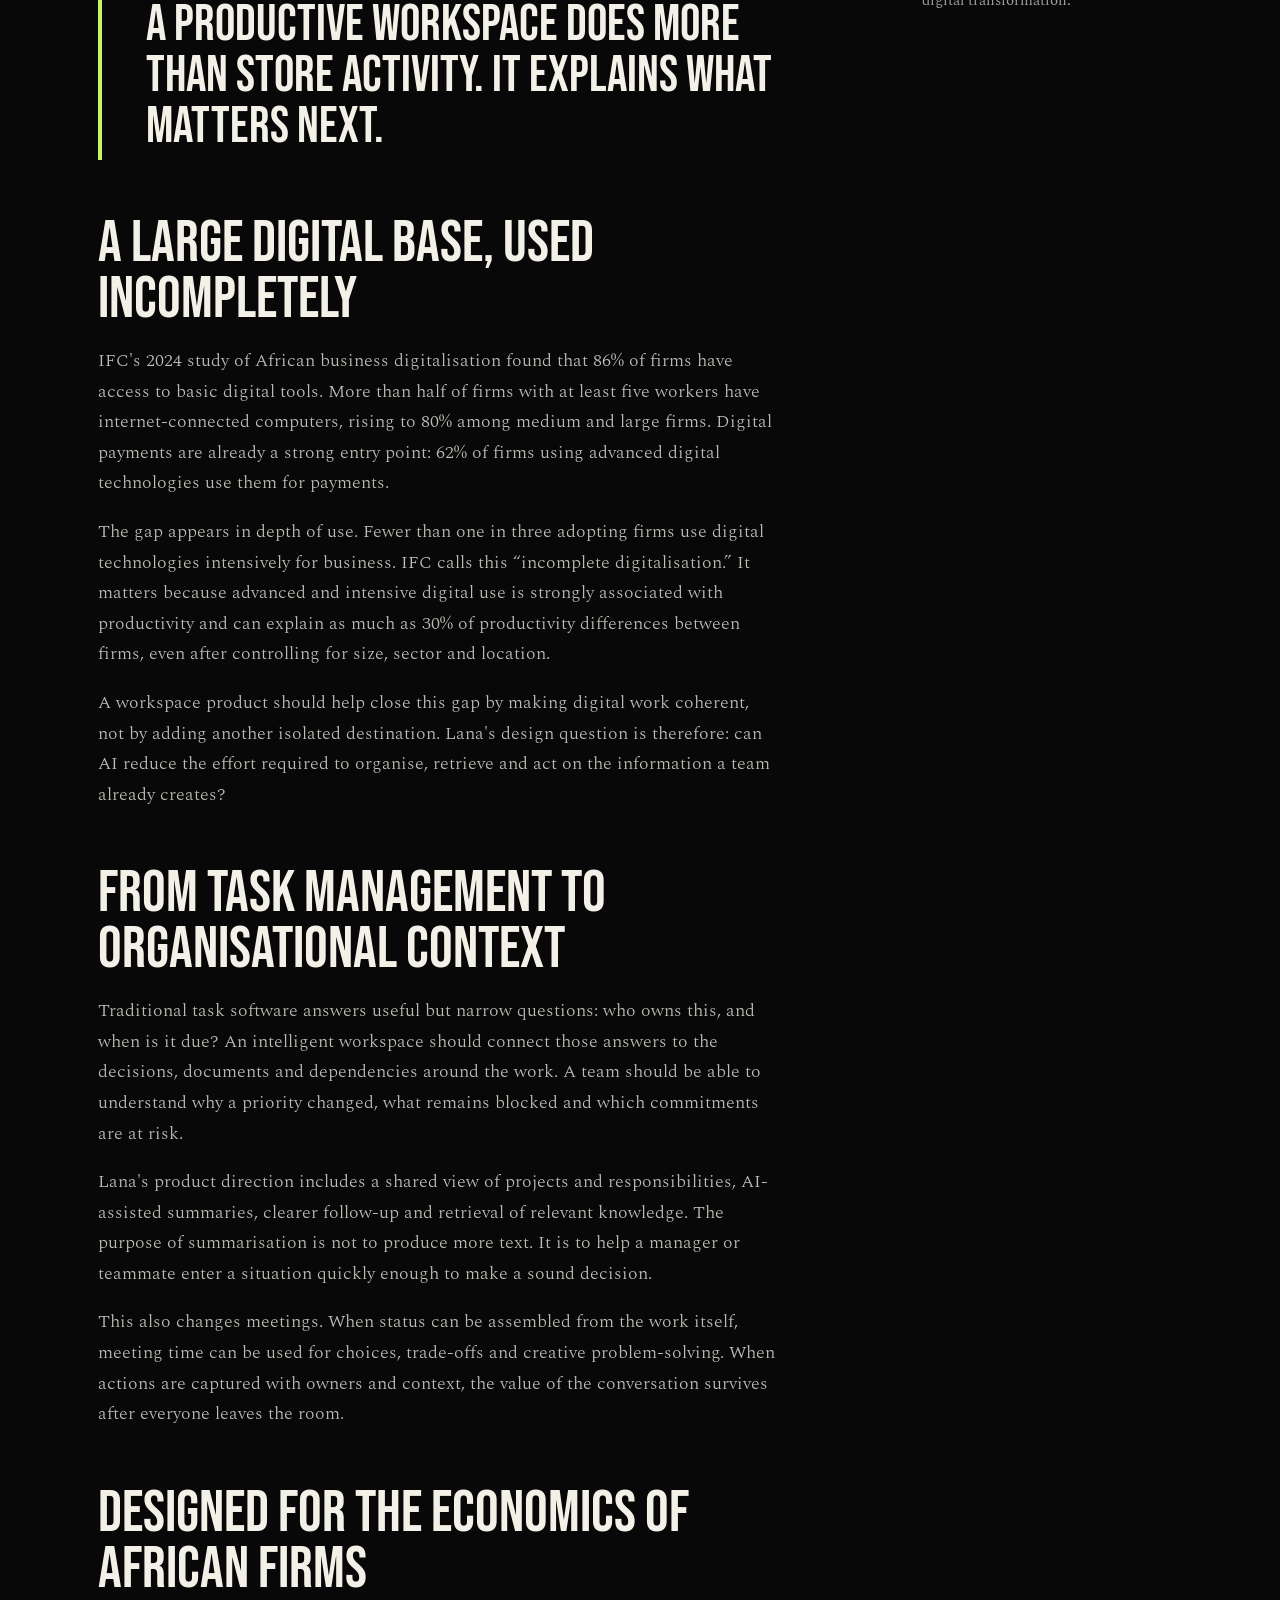
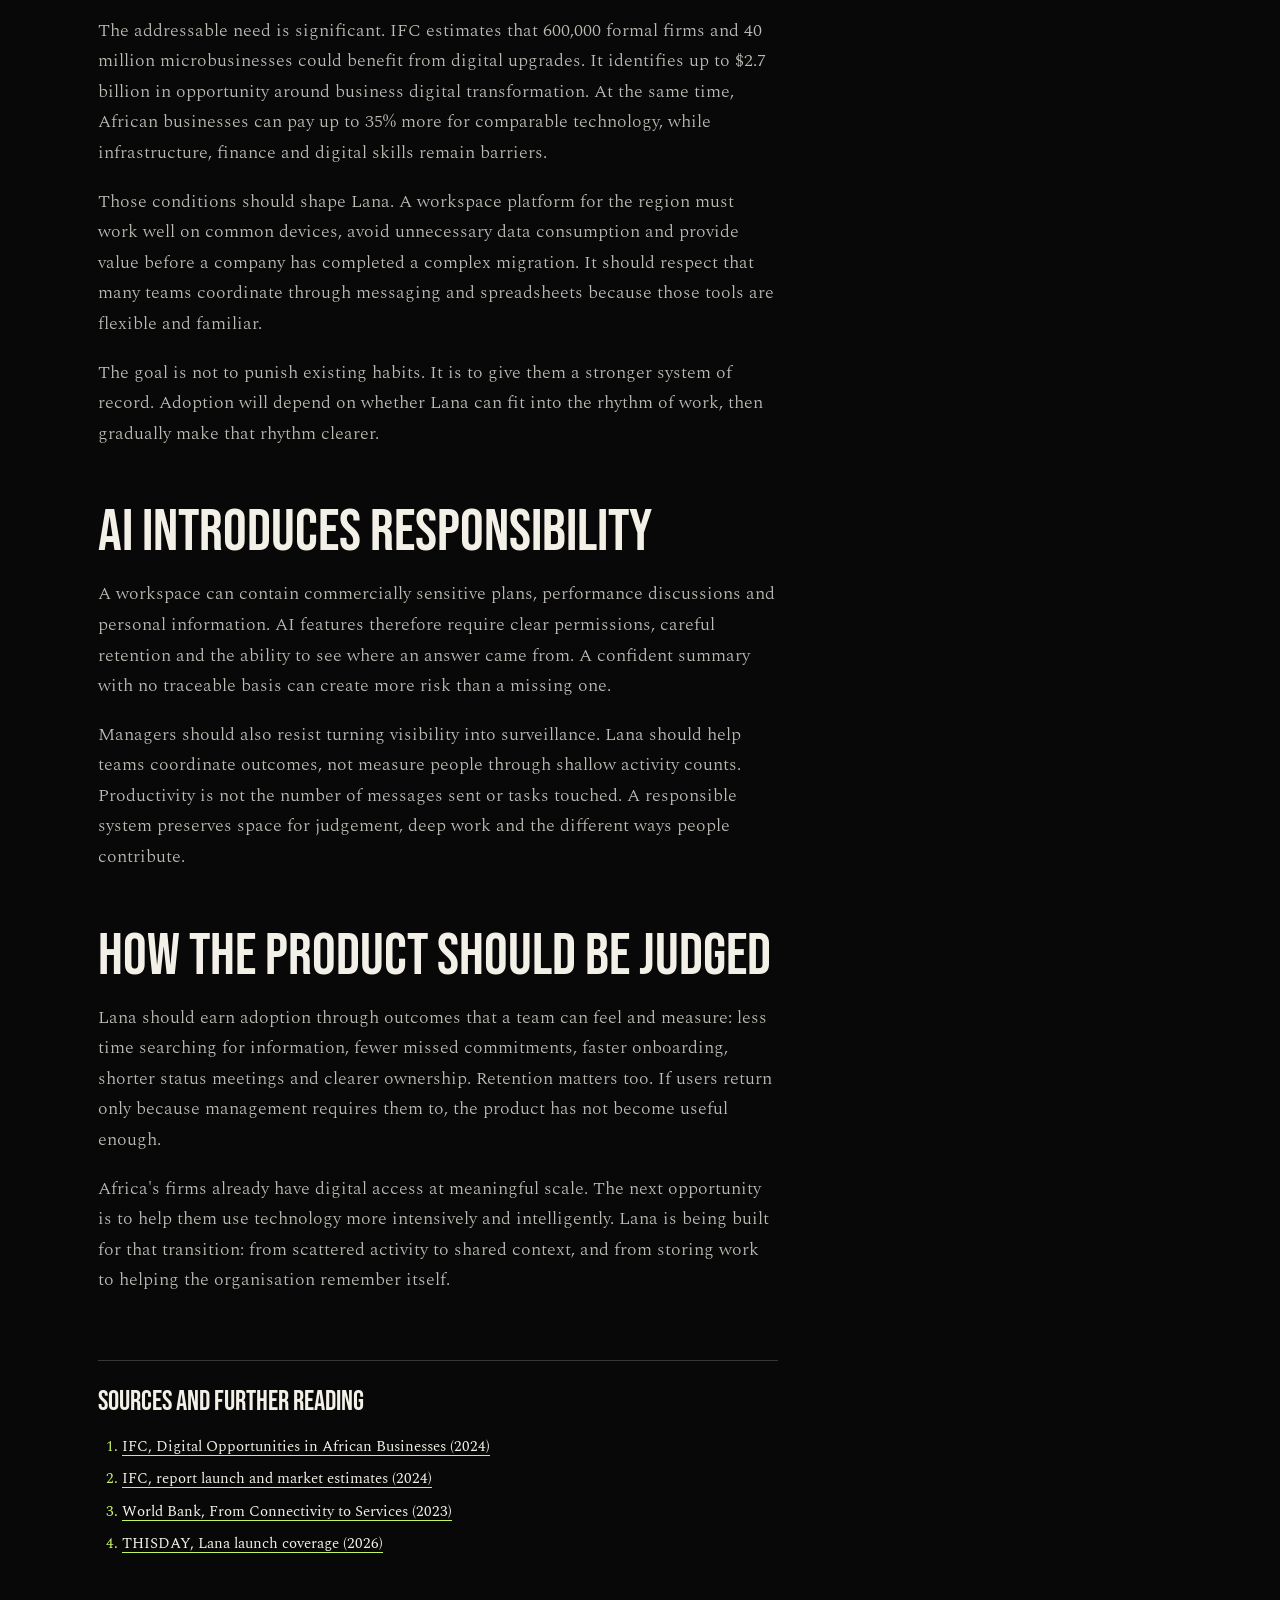
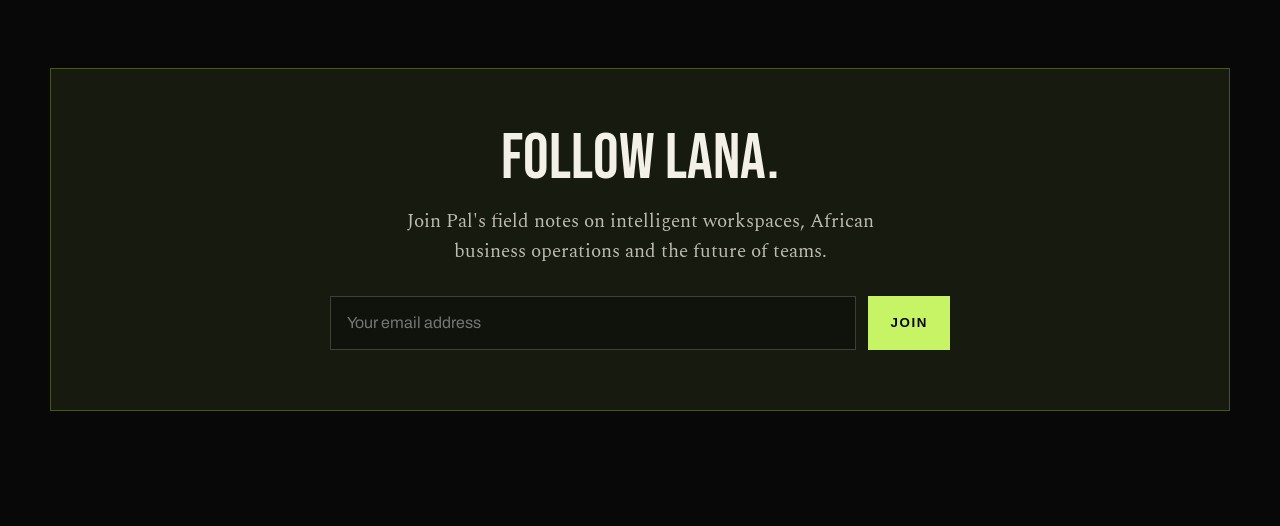
<file: articles/lana-ai-workspace-management-africa.html>
<!doctype html>
<html lang="en">
<head>
  <meta charset="utf-8"><meta name="viewport" content="width=device-width, initial-scale=1">
  <title>Lana: AI Workspace Management for African Teams | Pal Wabuson</title>
  <meta name="description" content="A data-led essay on Lana, Unovia's AI-powered workspace management platform, and the need for stronger organisational memory in African business.">
  <link rel="canonical" href="https://palwabuson.com/articles/lana-ai-workspace-management-africa.html"><link rel="icon" type="image/png" sizes="32x32" href="/assets/icons/favicon-32x32.png"><link rel="preconnect" href="https://fonts.googleapis.com"><link rel="preconnect" href="https://fonts.gstatic.com" crossorigin><link href="https://fonts.googleapis.com/css2?family=Archivo:wght@400;500;600;700;800;900&family=Bebas+Neue&family=Spectral:ital,wght@0,300;0,400;0,500;1,300;1,400&display=swap" rel="stylesheet"><link rel="stylesheet" href="../styles.css?v=20261012-ai-seo">
  <script type="application/ld+json">{"@context":"https://schema.org","@type":"BlogPosting","headline":"Lana: Turning Fragmented Work into Organisational Memory","datePublished":"2026-07-13","dateModified":"2026-07-13","author":{"@type":"Person","name":"Pal Wabuson"},"publisher":{"@type":"Organization","name":"Unovia Technologies"},"mainEntityOfPage":"https://palwabuson.com/articles/lana-ai-workspace-management-africa.html"}</script>
</head>
<body class="article-page">
  <nav class="article-nav"><a href="../index.html#top">Pal Wabuson</a><span class="article-nav-links"><a href="../index.html#articles">Journal</a><a href="../ai-engineer-nigeria.html">Hire an AI Engineer</a></span></nav>
  <header class="article-hero" style="--article-image: url('../assets/brand/lana-logo.jpg')"><div class="article-hero-inner"><p class="eyebrow lime">Lana / Field Note 003</p><h1>Work should remember itself.</h1><p class="article-summary">Lana is being built around a costly but familiar problem: when decisions, tasks and knowledge live in separate places, a growing team spends too much of its energy reconstructing what it already knows.</p><div class="article-meta"><span>By Pal Wabuson</span><span>13 July 2026</span><span>8 minute read</span></div></div></header>
  <main>
    <article class="article-body">
      <div class="article-prose">
        <h2>The hidden cost of fragmented work</h2>
        <p>A modern team can have more software and less clarity at the same time. One decision is made in a meeting, another appears in a chat, a deadline changes in a spreadsheet and the reason behind it remains in one person's memory. Each tool may work. The system between them does not.</p>
        <p>This fragmentation is especially expensive for growing businesses. Founders become the default search engine. Managers spend meetings requesting updates that already exist somewhere. New employees learn through oral history. When a key person leaves, part of the organisation's memory leaves too.</p>
        <p>Lana is Unovia's AI-powered workspace management platform, built to help teams connect plans, tasks, decisions and context. Public coverage has described Lana as Africa's first AI-powered workspace management platform. The meaningful test of that positioning is not the label. It is whether the product helps work move with less uncertainty.</p>

        <blockquote>A productive workspace does more than store activity. It explains what matters next.</blockquote>

        <h2>A large digital base, used incompletely</h2>
        <p>IFC's 2024 study of African business digitalisation found that 86% of firms have access to basic digital tools. More than half of firms with at least five workers have internet-connected computers, rising to 80% among medium and large firms. Digital payments are already a strong entry point: 62% of firms using advanced digital technologies use them for payments.</p>
        <p>The gap appears in depth of use. Fewer than one in three adopting firms use digital technologies intensively for business. IFC calls this “incomplete digitalisation.” It matters because advanced and intensive digital use is strongly associated with productivity and can explain as much as 30% of productivity differences between firms, even after controlling for size, sector and location.</p>
        <p>A workspace product should help close this gap by making digital work coherent, not by adding another isolated destination. Lana's design question is therefore: can AI reduce the effort required to organise, retrieve and act on the information a team already creates?</p>

        <h2>From task management to organisational context</h2>
        <p>Traditional task software answers useful but narrow questions: who owns this, and when is it due? An intelligent workspace should connect those answers to the decisions, documents and dependencies around the work. A team should be able to understand why a priority changed, what remains blocked and which commitments are at risk.</p>
        <p>Lana's product direction includes a shared view of projects and responsibilities, AI-assisted summaries, clearer follow-up and retrieval of relevant knowledge. The purpose of summarisation is not to produce more text. It is to help a manager or teammate enter a situation quickly enough to make a sound decision.</p>
        <p>This also changes meetings. When status can be assembled from the work itself, meeting time can be used for choices, trade-offs and creative problem-solving. When actions are captured with owners and context, the value of the conversation survives after everyone leaves the room.</p>

        <h2>Designed for the economics of African firms</h2>
        <p>The addressable need is significant. IFC estimates that 600,000 formal firms and 40 million microbusinesses could benefit from digital upgrades. It identifies up to $2.7 billion in opportunity around business digital transformation. At the same time, African businesses can pay up to 35% more for comparable technology, while infrastructure, finance and digital skills remain barriers.</p>
        <p>Those conditions should shape Lana. A workspace platform for the region must work well on common devices, avoid unnecessary data consumption and provide value before a company has completed a complex migration. It should respect that many teams coordinate through messaging and spreadsheets because those tools are flexible and familiar.</p>
        <p>The goal is not to punish existing habits. It is to give them a stronger system of record. Adoption will depend on whether Lana can fit into the rhythm of work, then gradually make that rhythm clearer.</p>

        <h2>AI introduces responsibility</h2>
        <p>A workspace can contain commercially sensitive plans, performance discussions and personal information. AI features therefore require clear permissions, careful retention and the ability to see where an answer came from. A confident summary with no traceable basis can create more risk than a missing one.</p>
        <p>Managers should also resist turning visibility into surveillance. Lana should help teams coordinate outcomes, not measure people through shallow activity counts. Productivity is not the number of messages sent or tasks touched. A responsible system preserves space for judgement, deep work and the different ways people contribute.</p>

        <h2>How the product should be judged</h2>
        <p>Lana should earn adoption through outcomes that a team can feel and measure: less time searching for information, fewer missed commitments, faster onboarding, shorter status meetings and clearer ownership. Retention matters too. If users return only because management requires them to, the product has not become useful enough.</p>
        <p>Africa's firms already have digital access at meaningful scale. The next opportunity is to help them use technology more intensively and intelligently. Lana is being built for that transition: from scattered activity to shared context, and from storing work to helping the organisation remember itself.</p>
        <section class="article-sources"><h2>Sources and further reading</h2><ol>
          <li><a href="https://www.ifc.org/en/insights-reports/2024/digital-opportunities-in-african-businesses" target="_blank" rel="noopener">IFC, Digital Opportunities in African Businesses (2024)</a></li>
          <li><a href="https://www.ifc.org/en/pressroom/2024/ifc-report-shows-digitalization-holds-immense-promise-economic-potential-for-african-businesses-of-all-sizes" target="_blank" rel="noopener">IFC, report launch and market estimates (2024)</a></li>
          <li><a href="https://www.worldbank.org/en/results/2023/06/26/from-connectivity-to-services-digital-transformation-in-africa" target="_blank" rel="noopener">World Bank, From Connectivity to Services (2023)</a></li>
          <li><a href="https://www.thisdaylive.com/2026/06/01/unovia-technologies-launches-lana-africas-first-ai-powered-workspace-management-platform/" target="_blank" rel="noopener">THISDAY, Lana launch coverage (2026)</a></li>
        </ol></section>
      </div>
      <aside class="evidence-rail" aria-label="Key evidence"><h2>The work context</h2><div class="evidence-stat"><strong>86%</strong><span>of African firms have access to basic digital tools.</span></div><div class="evidence-stat"><strong>&lt;1 in 3</strong><span>adopting firms use digital technology intensively for business.</span></div><div class="evidence-stat"><strong>62%</strong><span>of advanced-tech firms use digital tools for payments.</span></div><div class="evidence-stat"><strong>$2.7bn</strong><span>potential opportunity for business digital transformation.</span></div></aside>
    </article>
    <section class="article-newsletter"><h2>Follow Lana.</h2><p>Join Pal's field notes on intelligent workspaces, African business operations and the future of teams.</p><form class="newsletter-form" action="mailto:hello@palwabuson.com" method="post" enctype="text/plain"><input type="email" name="email" placeholder="Your email address" aria-label="Email address" required><button type="submit">Join</button></form></section>
  </main>
</body>
</html>
</file>
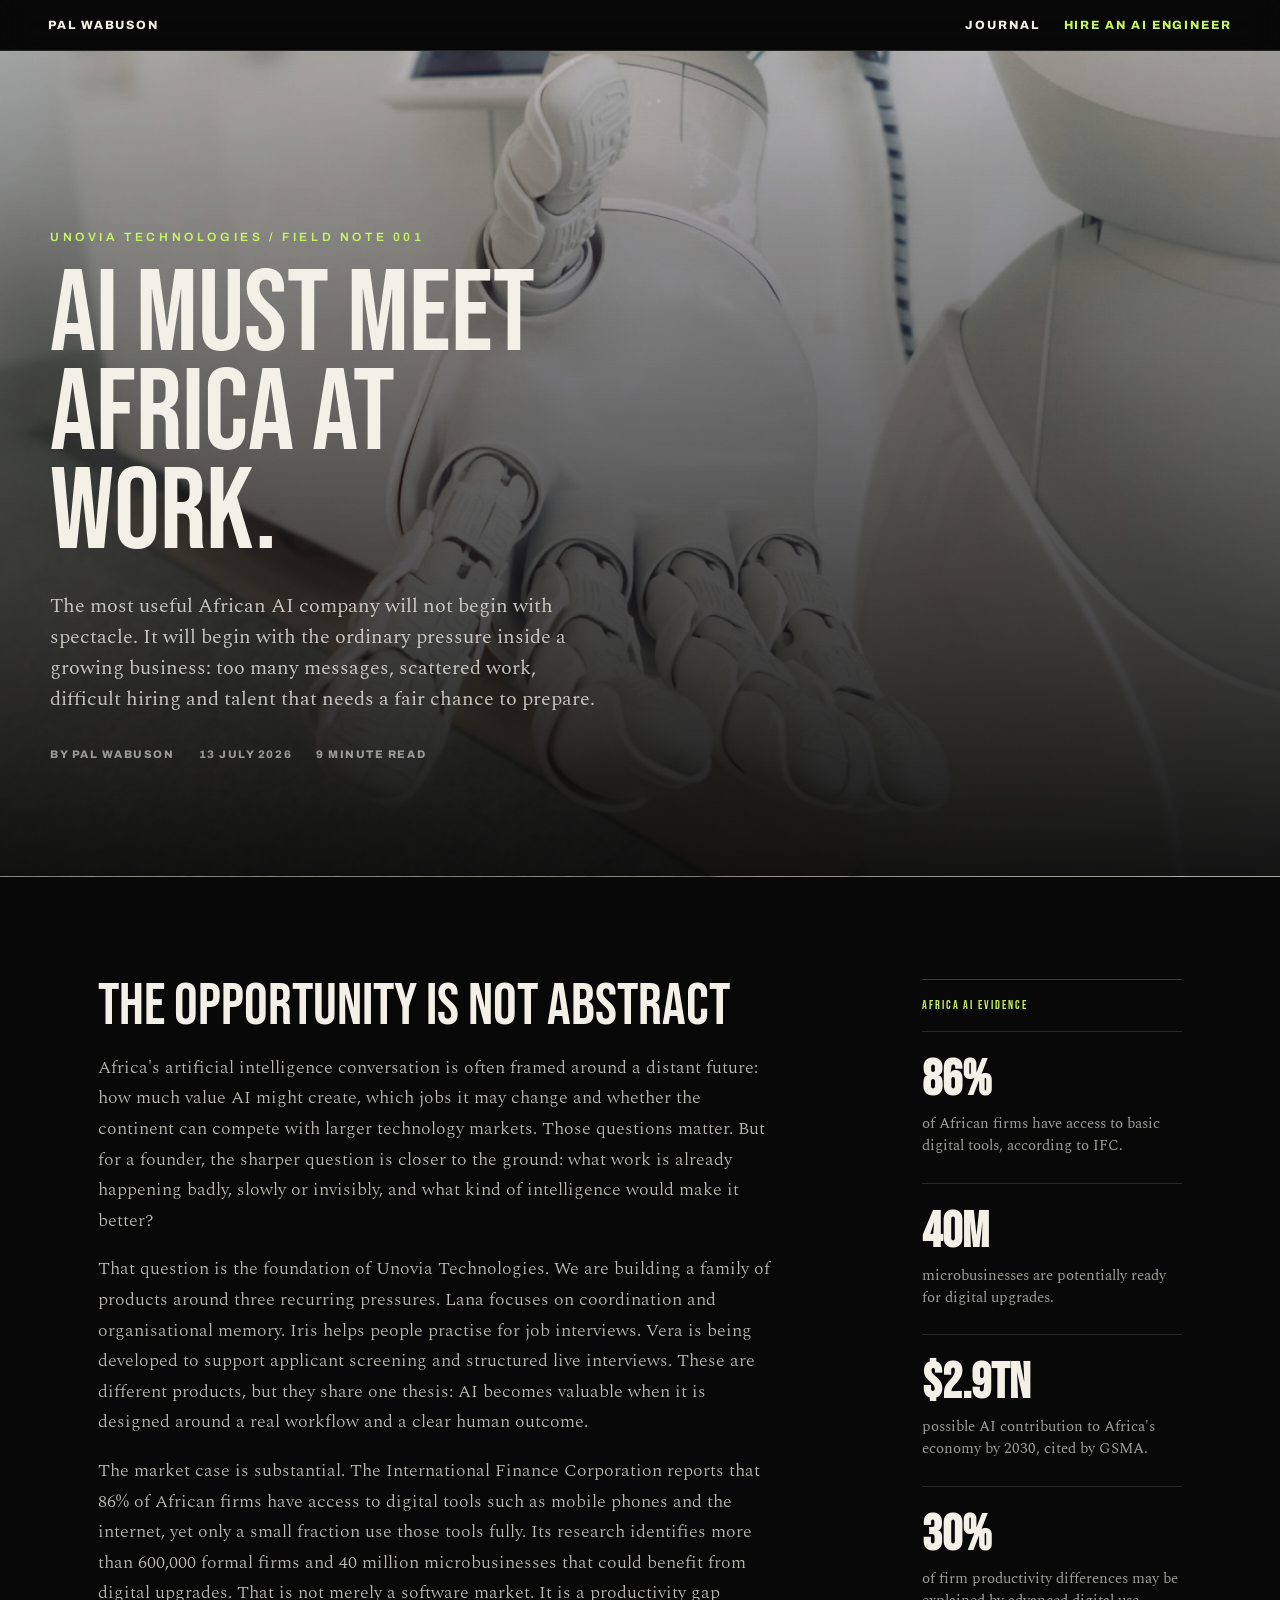
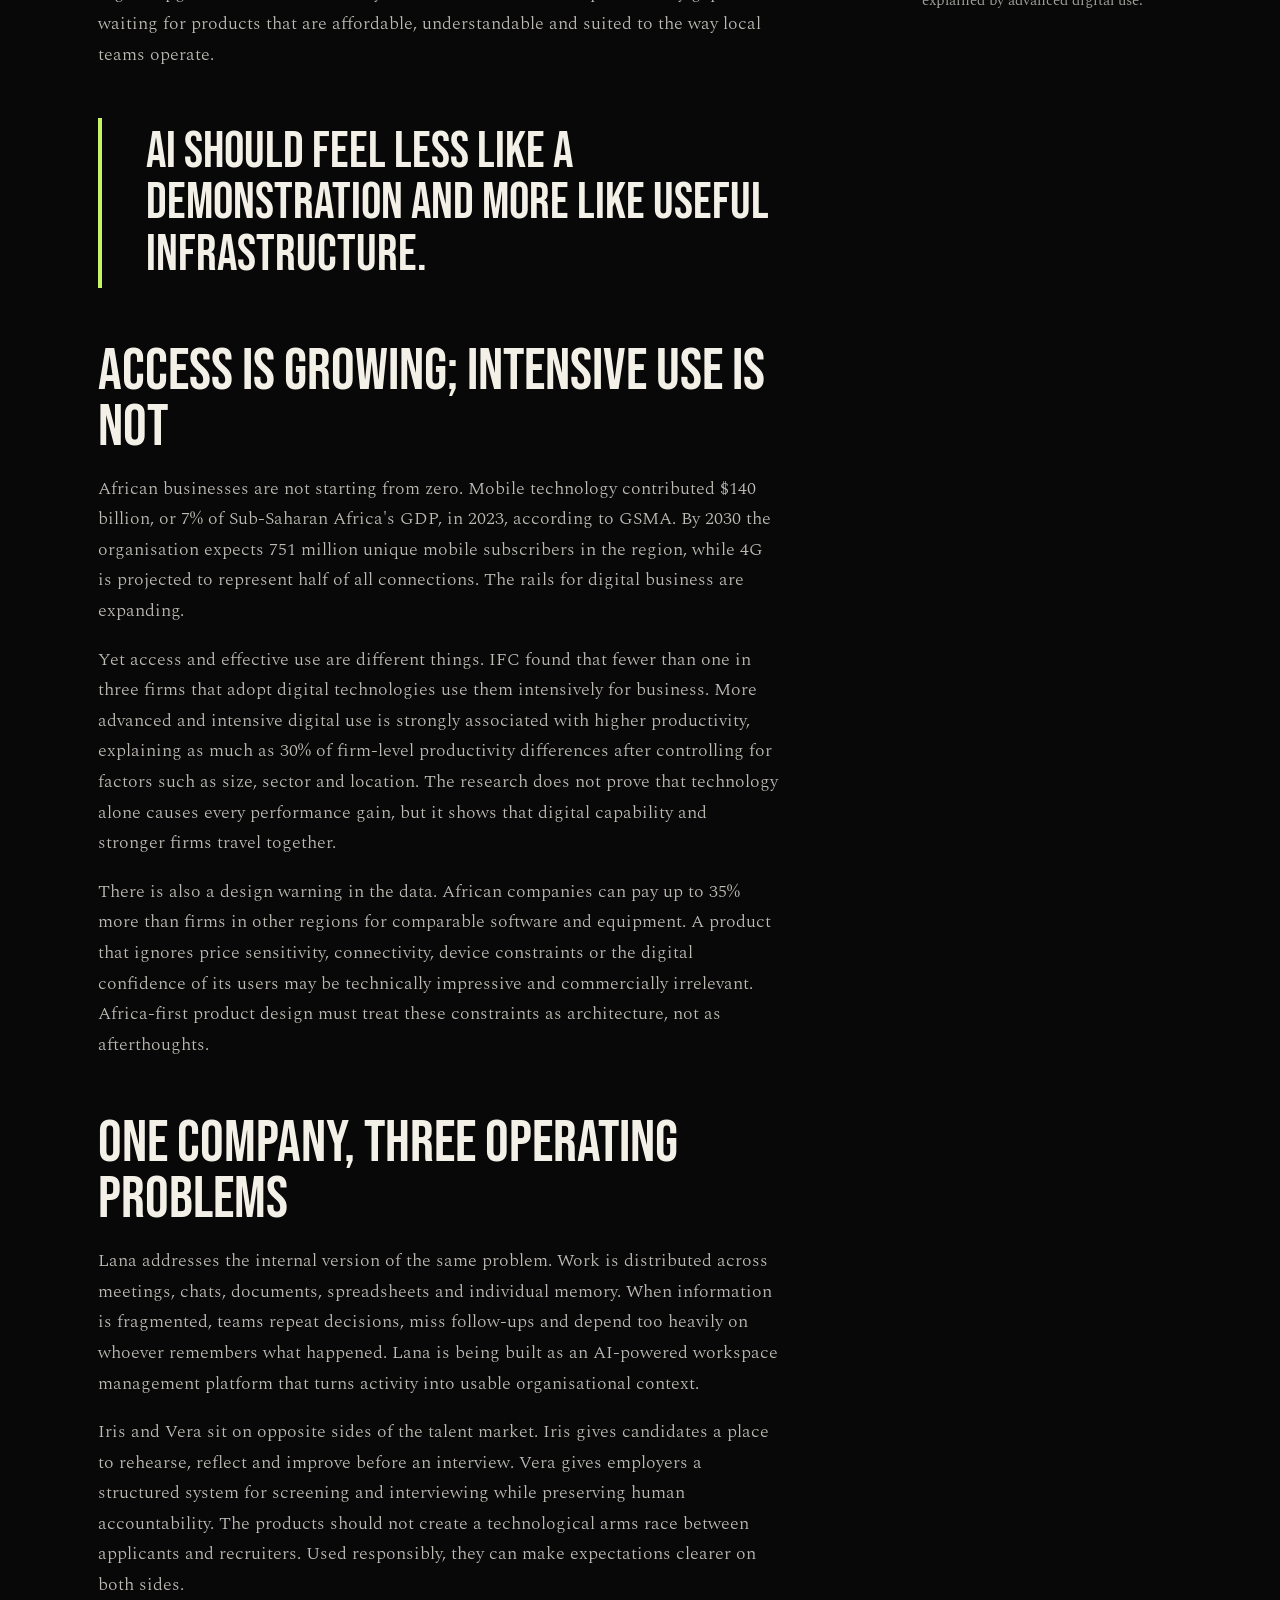
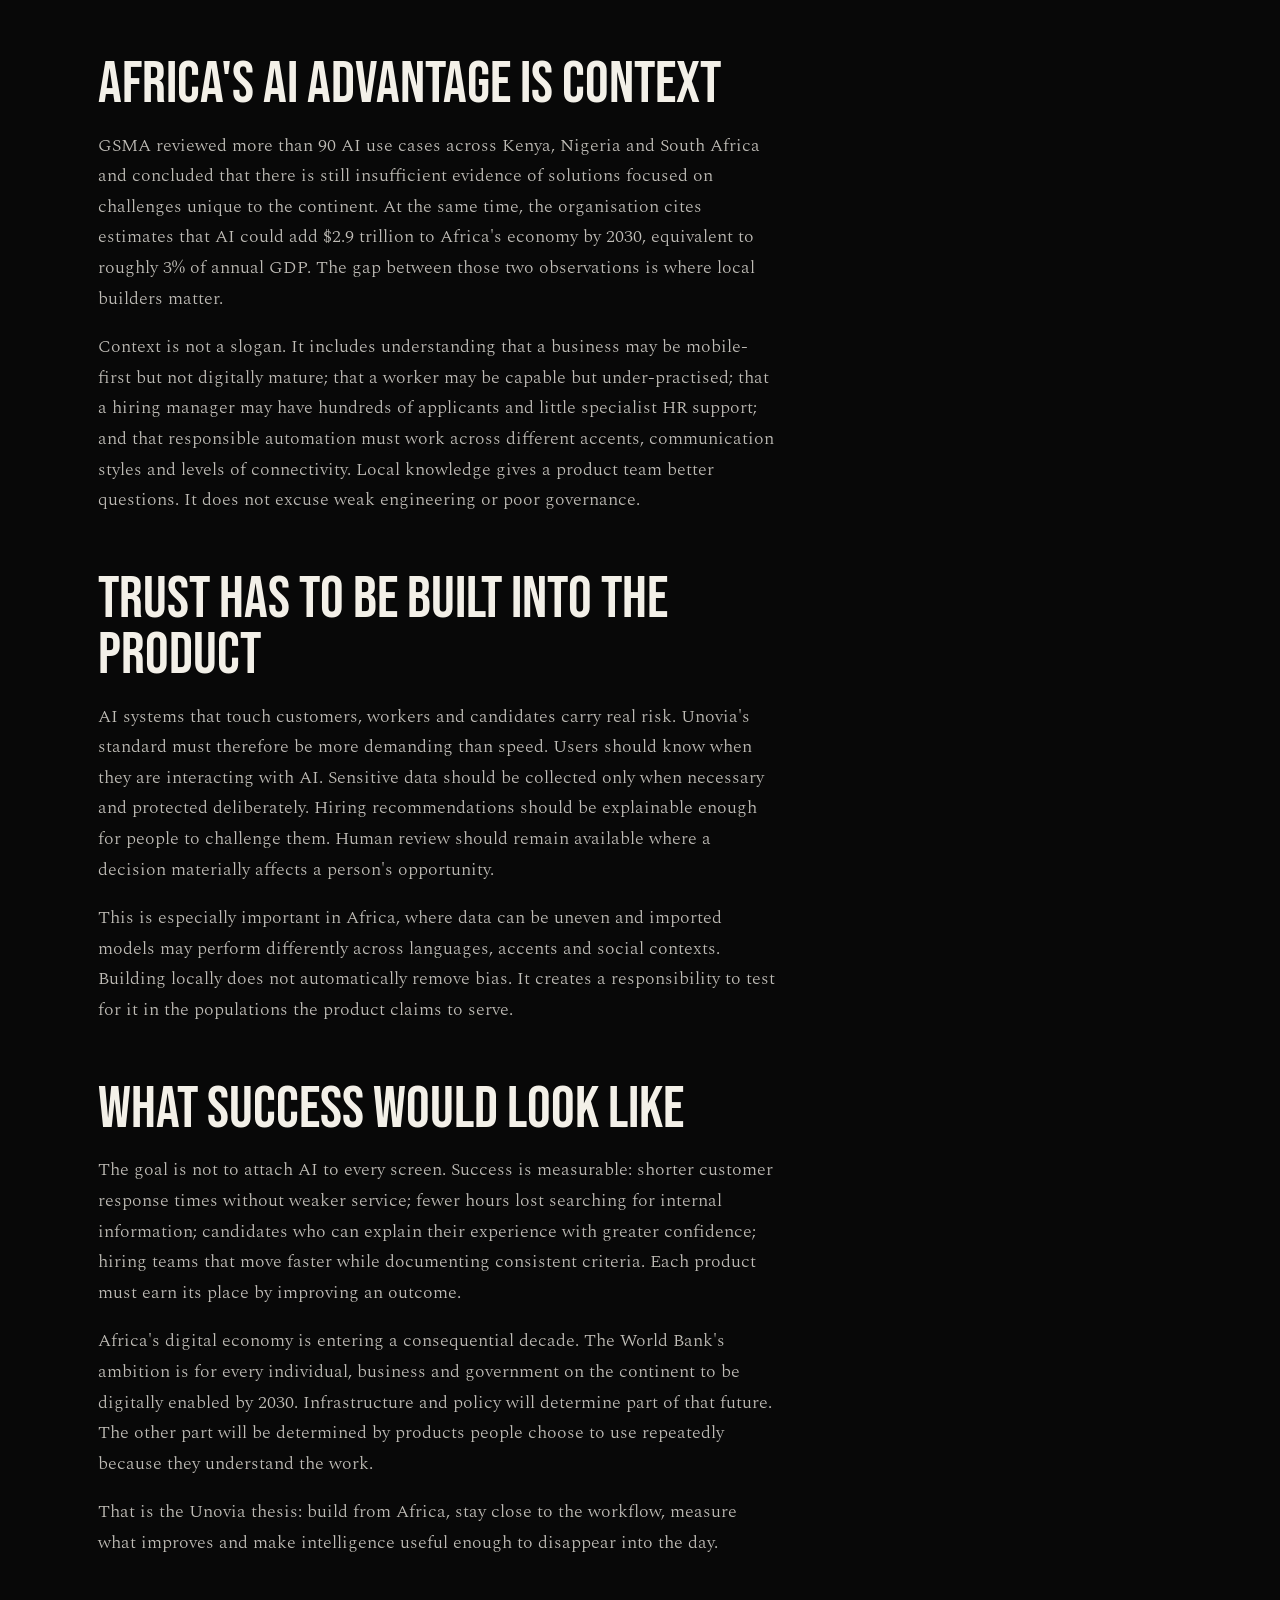
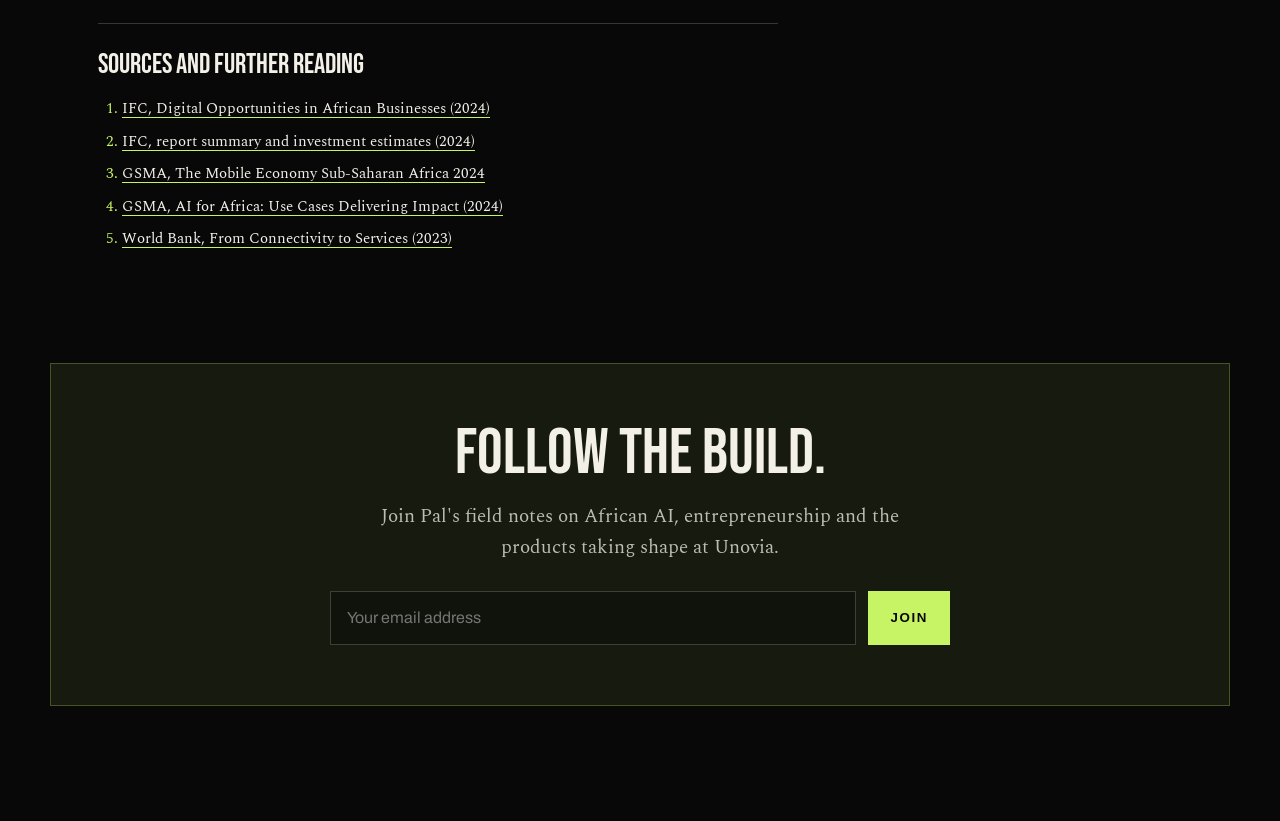
<file: articles/unovia-technologies-ai-products-africa.html>
<!doctype html>
<html lang="en">
<head>
  <meta charset="utf-8">
  <meta name="viewport" content="width=device-width, initial-scale=1">
  <title>Why Africa's Next AI Companies Must Build for Real Work | Pal Wabuson</title>
  <meta name="description" content="Pal Wabuson explains the Unovia Technologies thesis: practical, Africa-first AI products for customer service, work, careers and hiring.">
  <link rel="canonical" href="https://palwabuson.com/articles/unovia-technologies-ai-products-africa.html">
  <link rel="icon" type="image/png" sizes="32x32" href="/assets/icons/favicon-32x32.png">
  <link rel="preconnect" href="https://fonts.googleapis.com"><link rel="preconnect" href="https://fonts.gstatic.com" crossorigin><link href="https://fonts.googleapis.com/css2?family=Archivo:wght@400;500;600;700;800;900&family=Bebas+Neue&family=Spectral:ital,wght@0,300;0,400;0,500;1,300;1,400&display=swap" rel="stylesheet"><link rel="stylesheet" href="../styles.css?v=20261012-ai-seo">
  <script type="application/ld+json">{"@context":"https://schema.org","@type":"BlogPosting","headline":"Why Africa's Next AI Companies Must Build for the Work Already Happening","datePublished":"2026-07-13","dateModified":"2026-07-13","author":{"@type":"Person","name":"Pal Wabuson"},"publisher":{"@type":"Organization","name":"Unovia Technologies"},"mainEntityOfPage":"https://palwabuson.com/articles/unovia-technologies-ai-products-africa.html"}</script>
</head>
<body class="article-page">
  <nav class="article-nav"><a href="../index.html#top">Pal Wabuson</a><span class="article-nav-links"><a href="../index.html#articles">Journal</a><a href="../ai-engineer-nigeria.html">Hire an AI Engineer</a></span></nav>
  <header class="article-hero" style="--article-image: url('../assets/brand/unovia-ai.jpg')">
    <div class="article-hero-inner">
      <p class="eyebrow lime">Unovia Technologies / Field Note 001</p>
      <h1>AI must meet Africa at work.</h1>
      <p class="article-summary">The most useful African AI company will not begin with spectacle. It will begin with the ordinary pressure inside a growing business: too many messages, scattered work, difficult hiring and talent that needs a fair chance to prepare.</p>
      <div class="article-meta"><span>By Pal Wabuson</span><span>13 July 2026</span><span>9 minute read</span></div>
    </div>
  </header>
  <main>
    <article class="article-body">
      <div class="article-prose">
        <h2>The opportunity is not abstract</h2>
        <p>Africa's artificial intelligence conversation is often framed around a distant future: how much value AI might create, which jobs it may change and whether the continent can compete with larger technology markets. Those questions matter. But for a founder, the sharper question is closer to the ground: what work is already happening badly, slowly or invisibly, and what kind of intelligence would make it better?</p>
        <p>That question is the foundation of Unovia Technologies. We are building a family of products around three recurring pressures. Lana focuses on coordination and organisational memory. Iris helps people practise for job interviews. Vera is being developed to support applicant screening and structured live interviews. These are different products, but they share one thesis: AI becomes valuable when it is designed around a real workflow and a clear human outcome.</p>
        <p>The market case is substantial. The International Finance Corporation reports that 86% of African firms have access to digital tools such as mobile phones and the internet, yet only a small fraction use those tools fully. Its research identifies more than 600,000 formal firms and 40 million microbusinesses that could benefit from digital upgrades. That is not merely a software market. It is a productivity gap waiting for products that are affordable, understandable and suited to the way local teams operate.</p>

        <blockquote>AI should feel less like a demonstration and more like useful infrastructure.</blockquote>

        <h2>Access is growing; intensive use is not</h2>
        <p>African businesses are not starting from zero. Mobile technology contributed $140 billion, or 7% of Sub-Saharan Africa's GDP, in 2023, according to GSMA. By 2030 the organisation expects 751 million unique mobile subscribers in the region, while 4G is projected to represent half of all connections. The rails for digital business are expanding.</p>
        <p>Yet access and effective use are different things. IFC found that fewer than one in three firms that adopt digital technologies use them intensively for business. More advanced and intensive digital use is strongly associated with higher productivity, explaining as much as 30% of firm-level productivity differences after controlling for factors such as size, sector and location. The research does not prove that technology alone causes every performance gain, but it shows that digital capability and stronger firms travel together.</p>
        <p>There is also a design warning in the data. African companies can pay up to 35% more than firms in other regions for comparable software and equipment. A product that ignores price sensitivity, connectivity, device constraints or the digital confidence of its users may be technically impressive and commercially irrelevant. Africa-first product design must treat these constraints as architecture, not as afterthoughts.</p>

        <h2>One company, three operating problems</h2>
        <p>Lana addresses the internal version of the same problem. Work is distributed across meetings, chats, documents, spreadsheets and individual memory. When information is fragmented, teams repeat decisions, miss follow-ups and depend too heavily on whoever remembers what happened. Lana is being built as an AI-powered workspace management platform that turns activity into usable organisational context.</p>
        <p>Iris and Vera sit on opposite sides of the talent market. Iris gives candidates a place to rehearse, reflect and improve before an interview. Vera gives employers a structured system for screening and interviewing while preserving human accountability. The products should not create a technological arms race between applicants and recruiters. Used responsibly, they can make expectations clearer on both sides.</p>

        <h2>Africa's AI advantage is context</h2>
        <p>GSMA reviewed more than 90 AI use cases across Kenya, Nigeria and South Africa and concluded that there is still insufficient evidence of solutions focused on challenges unique to the continent. At the same time, the organisation cites estimates that AI could add $2.9 trillion to Africa's economy by 2030, equivalent to roughly 3% of annual GDP. The gap between those two observations is where local builders matter.</p>
        <p>Context is not a slogan. It includes understanding that a business may be mobile-first but not digitally mature; that a worker may be capable but under-practised; that a hiring manager may have hundreds of applicants and little specialist HR support; and that responsible automation must work across different accents, communication styles and levels of connectivity. Local knowledge gives a product team better questions. It does not excuse weak engineering or poor governance.</p>

        <h2>Trust has to be built into the product</h2>
        <p>AI systems that touch customers, workers and candidates carry real risk. Unovia's standard must therefore be more demanding than speed. Users should know when they are interacting with AI. Sensitive data should be collected only when necessary and protected deliberately. Hiring recommendations should be explainable enough for people to challenge them. Human review should remain available where a decision materially affects a person's opportunity.</p>
        <p>This is especially important in Africa, where data can be uneven and imported models may perform differently across languages, accents and social contexts. Building locally does not automatically remove bias. It creates a responsibility to test for it in the populations the product claims to serve.</p>

        <h2>What success would look like</h2>
        <p>The goal is not to attach AI to every screen. Success is measurable: shorter customer response times without weaker service; fewer hours lost searching for internal information; candidates who can explain their experience with greater confidence; hiring teams that move faster while documenting consistent criteria. Each product must earn its place by improving an outcome.</p>
        <p>Africa's digital economy is entering a consequential decade. The World Bank's ambition is for every individual, business and government on the continent to be digitally enabled by 2030. Infrastructure and policy will determine part of that future. The other part will be determined by products people choose to use repeatedly because they understand the work.</p>
        <p>That is the Unovia thesis: build from Africa, stay close to the workflow, measure what improves and make intelligence useful enough to disappear into the day.</p>

        <section class="article-sources">
          <h2>Sources and further reading</h2>
          <ol>
            <li><a href="https://www.ifc.org/en/insights-reports/2024/digital-opportunities-in-african-businesses" target="_blank" rel="noopener">IFC, Digital Opportunities in African Businesses (2024)</a></li>
            <li><a href="https://www.ifc.org/en/pressroom/2024/ifc-report-shows-digitalization-holds-immense-promise-economic-potential-for-african-businesses-of-all-sizes" target="_blank" rel="noopener">IFC, report summary and investment estimates (2024)</a></li>
            <li><a href="https://www.gsma.com/solutions-and-impact/connectivity-for-good/mobile-economy/sub-saharan-africa-2024/" target="_blank" rel="noopener">GSMA, The Mobile Economy Sub-Saharan Africa 2024</a></li>
            <li><a href="https://www.gsma.com/solutions-and-impact/connectivity-for-good/mobile-for-development/gsma_resources/ai-for-africa-use-cases-delivering-impact/" target="_blank" rel="noopener">GSMA, AI for Africa: Use Cases Delivering Impact (2024)</a></li>
            <li><a href="https://www.worldbank.org/en/results/2023/06/26/from-connectivity-to-services-digital-transformation-in-africa" target="_blank" rel="noopener">World Bank, From Connectivity to Services (2023)</a></li>
          </ol>
        </section>
      </div>
      <aside class="evidence-rail" aria-label="Key evidence">
        <h2>Africa AI evidence</h2>
        <div class="evidence-stat"><strong>86%</strong><span>of African firms have access to basic digital tools, according to IFC.</span></div>
        <div class="evidence-stat"><strong>40m</strong><span>microbusinesses are potentially ready for digital upgrades.</span></div>
        <div class="evidence-stat"><strong>$2.9tn</strong><span>possible AI contribution to Africa's economy by 2030, cited by GSMA.</span></div>
        <div class="evidence-stat"><strong>30%</strong><span>of firm productivity differences may be explained by advanced digital use.</span></div>
      </aside>
    </article>
    <section class="article-newsletter"><h2>Follow the build.</h2><p>Join Pal's field notes on African AI, entrepreneurship and the products taking shape at Unovia.</p><form class="newsletter-form" action="mailto:hello@palwabuson.com" method="post" enctype="text/plain"><input type="email" name="email" placeholder="Your email address" aria-label="Email address" required><button type="submit">Join</button></form></section>
  </main>
</body>
</html>
</file>
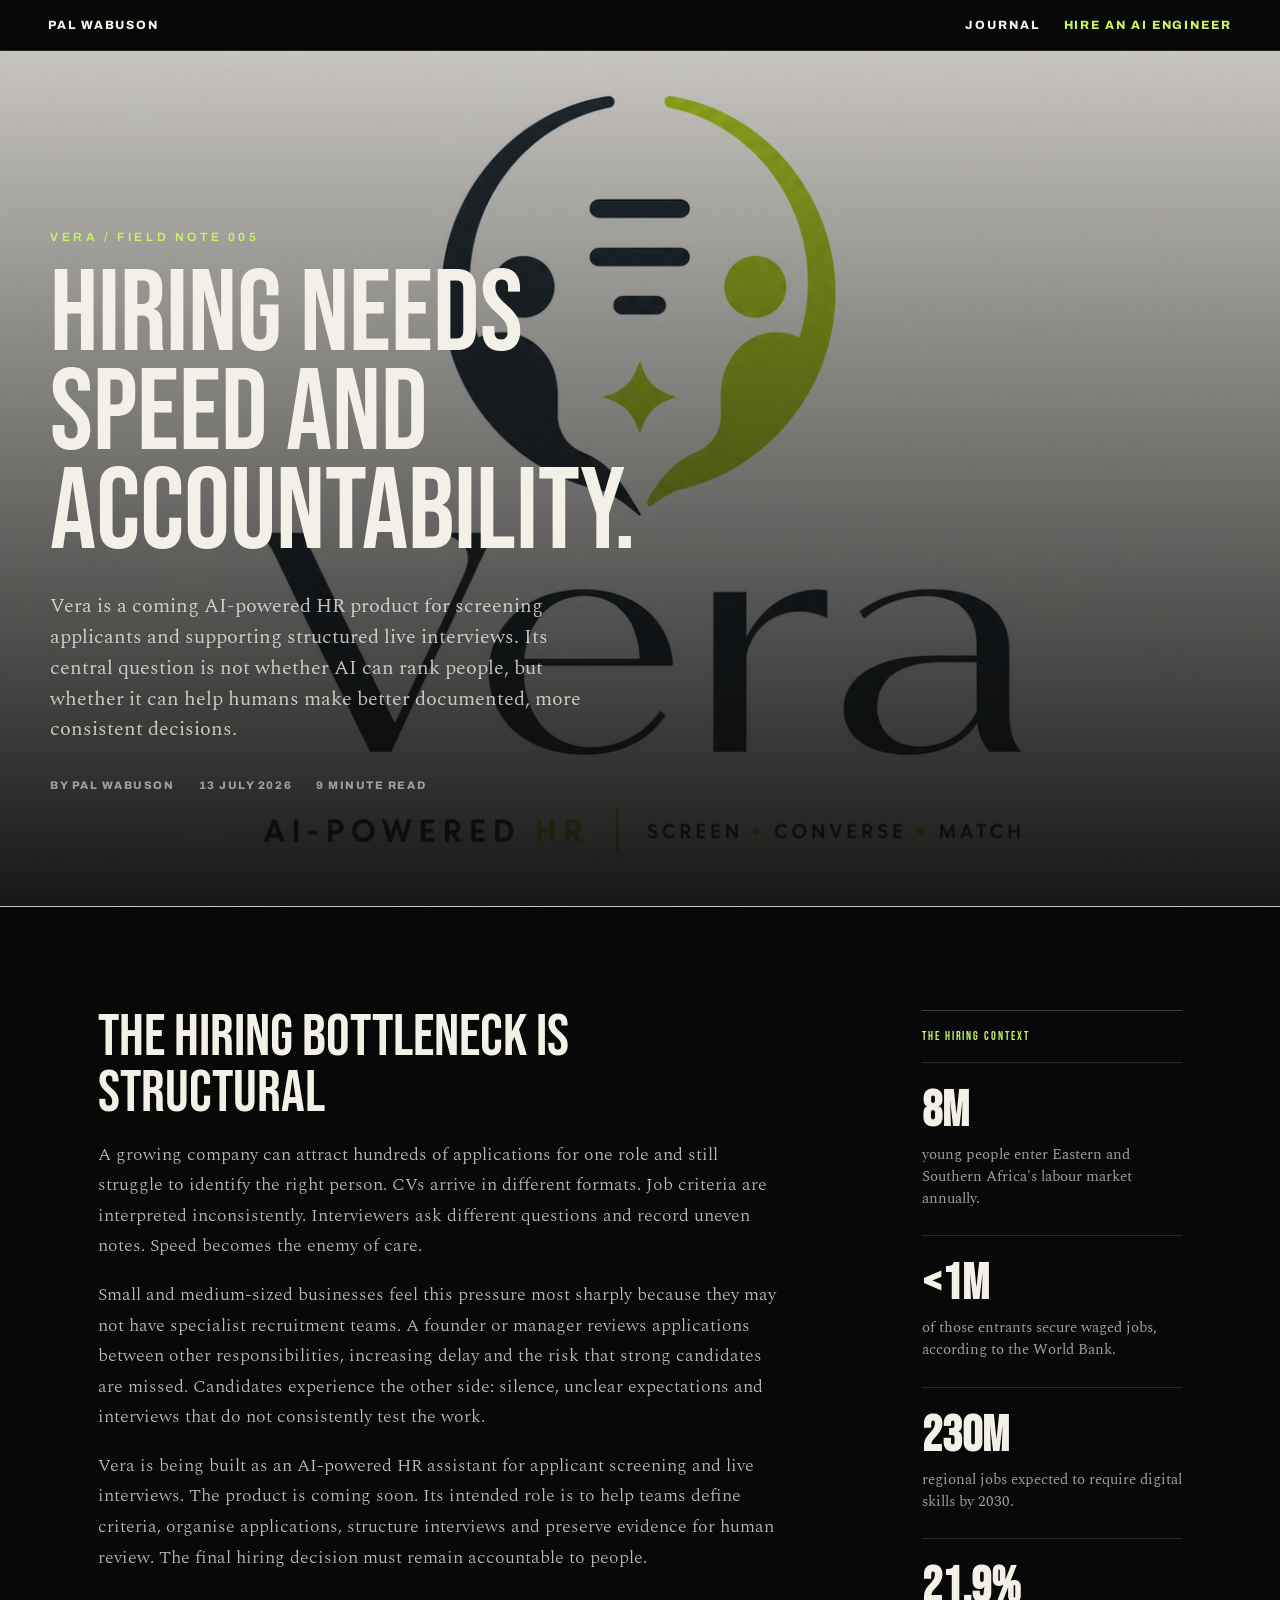
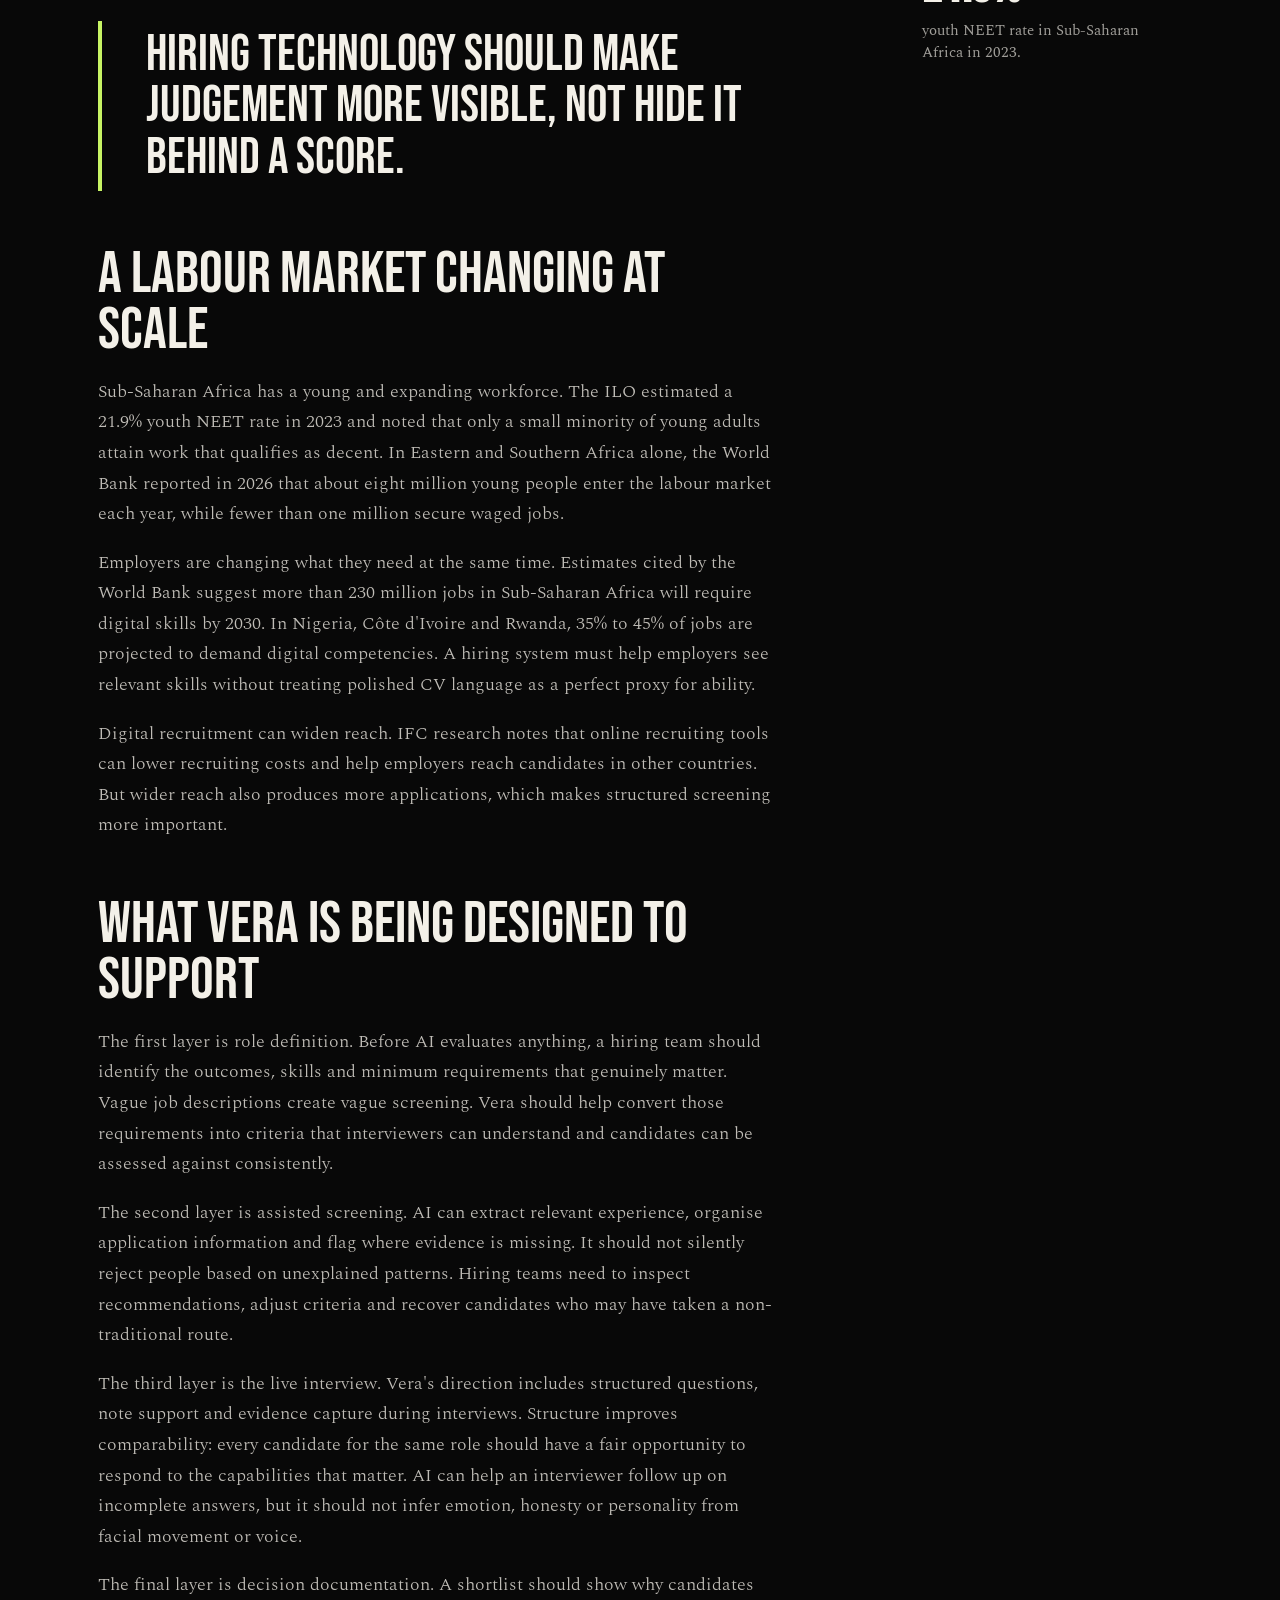
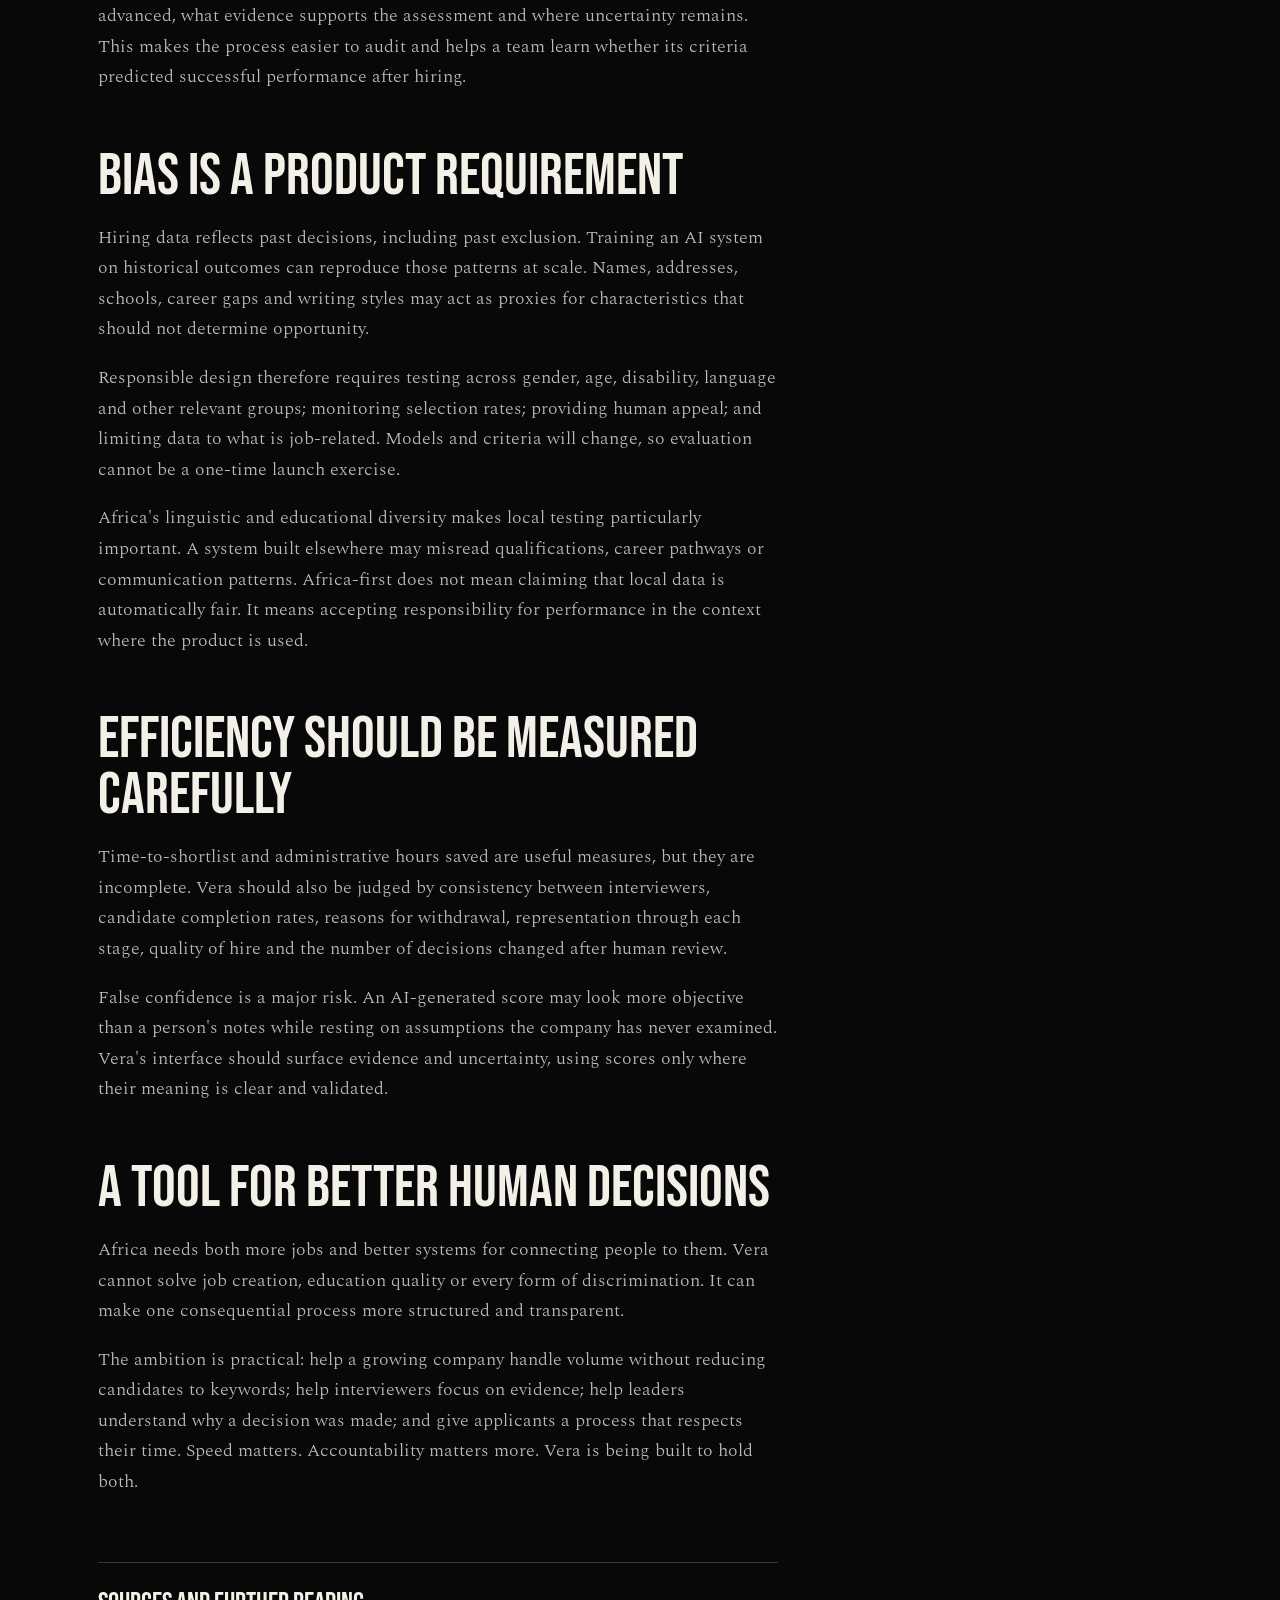
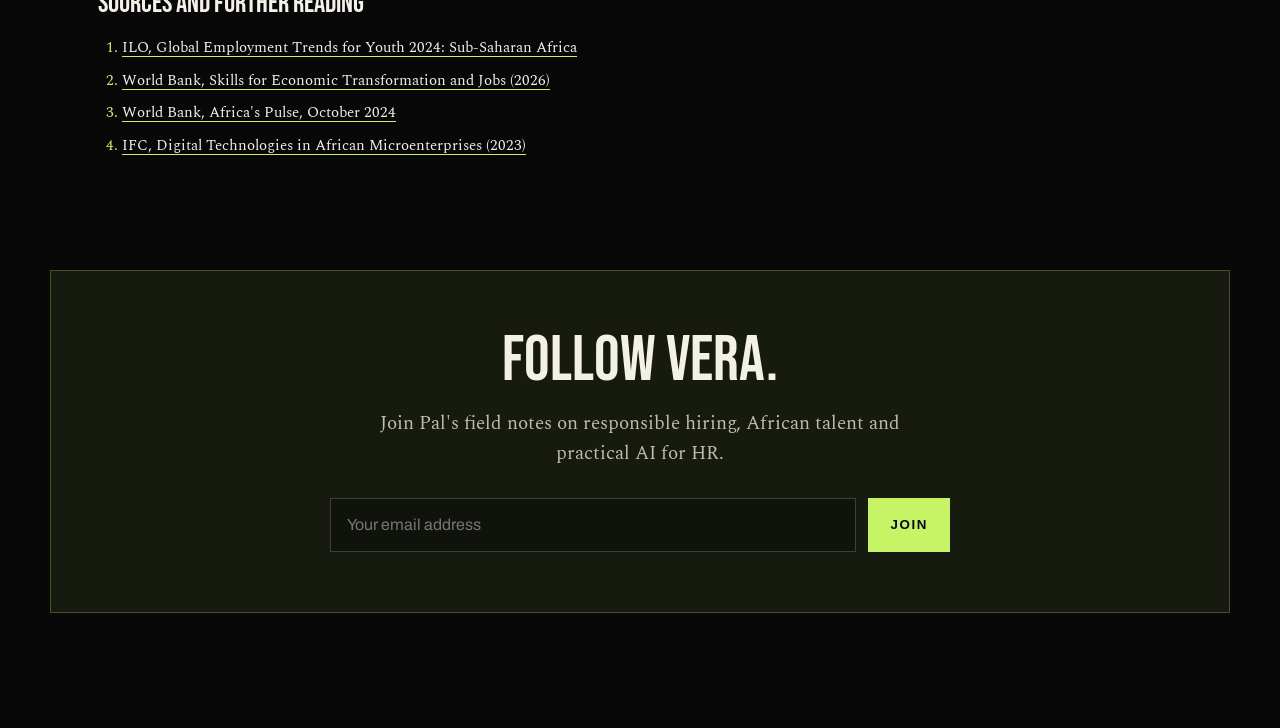
<file: articles/vera-ai-hr-screening-live-interviews-africa.html>
<!doctype html>
<html lang="en">
<head>
  <meta charset="utf-8"><meta name="viewport" content="width=device-width, initial-scale=1">
  <title>Vera: Responsible AI Hiring for African Companies | Pal Wabuson</title>
  <meta name="description" content="A data-led essay on Vera, Unovia's coming AI HR product for applicant screening, structured live interviews and accountable hiring.">
  <link rel="canonical" href="https://palwabuson.com/articles/vera-ai-hr-screening-live-interviews-africa.html"><link rel="icon" type="image/png" sizes="32x32" href="/assets/icons/favicon-32x32.png"><link rel="preconnect" href="https://fonts.googleapis.com"><link rel="preconnect" href="https://fonts.gstatic.com" crossorigin><link href="https://fonts.googleapis.com/css2?family=Archivo:wght@400;500;600;700;800;900&family=Bebas+Neue&family=Spectral:ital,wght@0,300;0,400;0,500;1,300;1,400&display=swap" rel="stylesheet"><link rel="stylesheet" href="../styles.css?v=20261012-ai-seo">
  <script type="application/ld+json">{"@context":"https://schema.org","@type":"BlogPosting","headline":"Vera: Faster Hiring Without Surrendering Human Judgement","datePublished":"2026-07-13","dateModified":"2026-07-13","author":{"@type":"Person","name":"Pal Wabuson"},"publisher":{"@type":"Organization","name":"Unovia Technologies"},"mainEntityOfPage":"https://palwabuson.com/articles/vera-ai-hr-screening-live-interviews-africa.html"}</script>
</head>
<body class="article-page">
  <nav class="article-nav"><a href="../index.html#top">Pal Wabuson</a><span class="article-nav-links"><a href="../index.html#articles">Journal</a><a href="../ai-engineer-nigeria.html">Hire an AI Engineer</a></span></nav>
  <header class="article-hero" style="--article-image: url('../assets/brand/vera-logo.png')"><div class="article-hero-inner"><p class="eyebrow lime">Vera / Field Note 005</p><h1>Hiring needs speed and accountability.</h1><p class="article-summary">Vera is a coming AI-powered HR product for screening applicants and supporting structured live interviews. Its central question is not whether AI can rank people, but whether it can help humans make better documented, more consistent decisions.</p><div class="article-meta"><span>By Pal Wabuson</span><span>13 July 2026</span><span>9 minute read</span></div></div></header>
  <main>
    <article class="article-body">
      <div class="article-prose">
        <h2>The hiring bottleneck is structural</h2>
        <p>A growing company can attract hundreds of applications for one role and still struggle to identify the right person. CVs arrive in different formats. Job criteria are interpreted inconsistently. Interviewers ask different questions and record uneven notes. Speed becomes the enemy of care.</p>
        <p>Small and medium-sized businesses feel this pressure most sharply because they may not have specialist recruitment teams. A founder or manager reviews applications between other responsibilities, increasing delay and the risk that strong candidates are missed. Candidates experience the other side: silence, unclear expectations and interviews that do not consistently test the work.</p>
        <p>Vera is being built as an AI-powered HR assistant for applicant screening and live interviews. The product is coming soon. Its intended role is to help teams define criteria, organise applications, structure interviews and preserve evidence for human review. The final hiring decision must remain accountable to people.</p>

        <blockquote>Hiring technology should make judgement more visible, not hide it behind a score.</blockquote>

        <h2>A labour market changing at scale</h2>
        <p>Sub-Saharan Africa has a young and expanding workforce. The ILO estimated a 21.9% youth NEET rate in 2023 and noted that only a small minority of young adults attain work that qualifies as decent. In Eastern and Southern Africa alone, the World Bank reported in 2026 that about eight million young people enter the labour market each year, while fewer than one million secure waged jobs.</p>
        <p>Employers are changing what they need at the same time. Estimates cited by the World Bank suggest more than 230 million jobs in Sub-Saharan Africa will require digital skills by 2030. In Nigeria, Côte d'Ivoire and Rwanda, 35% to 45% of jobs are projected to demand digital competencies. A hiring system must help employers see relevant skills without treating polished CV language as a perfect proxy for ability.</p>
        <p>Digital recruitment can widen reach. IFC research notes that online recruiting tools can lower recruiting costs and help employers reach candidates in other countries. But wider reach also produces more applications, which makes structured screening more important.</p>

        <h2>What Vera is being designed to support</h2>
        <p>The first layer is role definition. Before AI evaluates anything, a hiring team should identify the outcomes, skills and minimum requirements that genuinely matter. Vague job descriptions create vague screening. Vera should help convert those requirements into criteria that interviewers can understand and candidates can be assessed against consistently.</p>
        <p>The second layer is assisted screening. AI can extract relevant experience, organise application information and flag where evidence is missing. It should not silently reject people based on unexplained patterns. Hiring teams need to inspect recommendations, adjust criteria and recover candidates who may have taken a non-traditional route.</p>
        <p>The third layer is the live interview. Vera's direction includes structured questions, note support and evidence capture during interviews. Structure improves comparability: every candidate for the same role should have a fair opportunity to respond to the capabilities that matter. AI can help an interviewer follow up on incomplete answers, but it should not infer emotion, honesty or personality from facial movement or voice.</p>
        <p>The final layer is decision documentation. A shortlist should show why candidates advanced, what evidence supports the assessment and where uncertainty remains. This makes the process easier to audit and helps a team learn whether its criteria predicted successful performance after hiring.</p>

        <h2>Bias is a product requirement</h2>
        <p>Hiring data reflects past decisions, including past exclusion. Training an AI system on historical outcomes can reproduce those patterns at scale. Names, addresses, schools, career gaps and writing styles may act as proxies for characteristics that should not determine opportunity.</p>
        <p>Responsible design therefore requires testing across gender, age, disability, language and other relevant groups; monitoring selection rates; providing human appeal; and limiting data to what is job-related. Models and criteria will change, so evaluation cannot be a one-time launch exercise.</p>
        <p>Africa's linguistic and educational diversity makes local testing particularly important. A system built elsewhere may misread qualifications, career pathways or communication patterns. Africa-first does not mean claiming that local data is automatically fair. It means accepting responsibility for performance in the context where the product is used.</p>

        <h2>Efficiency should be measured carefully</h2>
        <p>Time-to-shortlist and administrative hours saved are useful measures, but they are incomplete. Vera should also be judged by consistency between interviewers, candidate completion rates, reasons for withdrawal, representation through each stage, quality of hire and the number of decisions changed after human review.</p>
        <p>False confidence is a major risk. An AI-generated score may look more objective than a person's notes while resting on assumptions the company has never examined. Vera's interface should surface evidence and uncertainty, using scores only where their meaning is clear and validated.</p>

        <h2>A tool for better human decisions</h2>
        <p>Africa needs both more jobs and better systems for connecting people to them. Vera cannot solve job creation, education quality or every form of discrimination. It can make one consequential process more structured and transparent.</p>
        <p>The ambition is practical: help a growing company handle volume without reducing candidates to keywords; help interviewers focus on evidence; help leaders understand why a decision was made; and give applicants a process that respects their time. Speed matters. Accountability matters more. Vera is being built to hold both.</p>
        <section class="article-sources"><h2>Sources and further reading</h2><ol>
          <li><a href="https://www.ilo.org/sites/default/files/2024-08/Sub-Saharan%20Africa%20GET%20Youth%202024_0.pdf" target="_blank" rel="noopener">ILO, Global Employment Trends for Youth 2024: Sub-Saharan Africa</a></li>
          <li><a href="https://www.worldbank.org/en/news/press-release/2026/02/26/new-program-to-equip-18-million-youth-and-enable-jobs-in-eastern-and-southern-africa" target="_blank" rel="noopener">World Bank, Skills for Economic Transformation and Jobs (2026)</a></li>
          <li><a href="https://documents.worldbank.org/curated/en/099701010212431519/pdf/IDU-e6a9aa8e-14f4-46d1-963d-df19e098107c.pdf" target="_blank" rel="noopener">World Bank, Africa's Pulse, October 2024</a></li>
          <li><a href="https://www.ifc.org/en/insights-reports/2023/digital-technologies-in-africa" target="_blank" rel="noopener">IFC, Digital Technologies in African Microenterprises (2023)</a></li>
        </ol></section>
      </div>
      <aside class="evidence-rail" aria-label="Key evidence"><h2>The hiring context</h2><div class="evidence-stat"><strong>8m</strong><span>young people enter Eastern and Southern Africa's labour market annually.</span></div><div class="evidence-stat"><strong>&lt;1m</strong><span>of those entrants secure waged jobs, according to the World Bank.</span></div><div class="evidence-stat"><strong>230m</strong><span>regional jobs expected to require digital skills by 2030.</span></div><div class="evidence-stat"><strong>21.9%</strong><span>youth NEET rate in Sub-Saharan Africa in 2023.</span></div></aside>
    </article>
    <section class="article-newsletter"><h2>Follow Vera.</h2><p>Join Pal's field notes on responsible hiring, African talent and practical AI for HR.</p><form class="newsletter-form" action="mailto:hello@palwabuson.com" method="post" enctype="text/plain"><input type="email" name="email" placeholder="Your email address" aria-label="Email address" required><button type="submit">Join</button></form></section>
  </main>
</body>
</html>
</file>
<file: styles.css>
/* ==== Design tokens ==== */
:root {
  --ink: #080808;
  --paper: #f3f0e8;
  --lime: #c7f464;
  --lime-hot: #d4ff7a;
  --bronze: #9b7653;
  --white: #ffffff;
  --line-light: rgba(243, 240, 232, 0.14);
  --line-dark: rgba(8, 8, 8, 0.16);
  --muted-light: rgba(243, 240, 232, 0.66);
  --muted-dark: rgba(8, 8, 8, 0.66);
  --ease: cubic-bezier(0.16, 1, 0.3, 1);
  --display: "Bebas Neue", "Archivo", system-ui, sans-serif;
}

* {
  box-sizing: border-box;
}

html {
  scroll-behavior: smooth;
}

body {
  margin: 0;
  overflow-x: hidden;
  background: var(--ink);
  color: var(--paper);
  font-family: "Archivo", system-ui, sans-serif;
  -webkit-font-smoothing: antialiased;
  text-rendering: optimizeLegibility;
}

main {
  display: flex;
  flex-direction: column;
}

body.menu-open {
  overflow: hidden;
}

body.story-open {
  overflow: hidden;
}

::selection {
  background: var(--lime);
  color: var(--ink);
}

a {
  color: inherit;
}

img {
  display: block;
  max-width: 100%;
}

/* ==== Navigation ==== */
.site-nav {
  position: fixed;
  inset: 0 0 auto;
  z-index: 100;
  display: flex;
  align-items: center;
  justify-content: space-between;
  padding: 26px clamp(20px, 4vw, 48px);
  color: var(--white);
  mix-blend-mode: difference;
}

.brand {
  color: var(--white);
  font-family: var(--display);
  font-size: clamp(28px, 3vw, 44px);
  font-weight: 400;
  letter-spacing: 0;
  line-height: 0.9;
  text-decoration: none;
  text-transform: uppercase;
}

.nav-links {
  position: fixed;
  inset: 0;
  z-index: -1;
  display: grid;
  align-content: center;
  justify-content: end;
  gap: 10px;
  padding: clamp(24px, 6vw, 90px);
  background: rgba(0, 0, 0, 0.96);
  color: var(--white);
  font-family: var(--display);
  font-size: clamp(46px, 8vw, 110px);
  font-weight: 400;
  letter-spacing: 0;
  line-height: 0.9;
  opacity: 0;
  pointer-events: none;
  text-transform: uppercase;
  transform: translateY(-16px);
  transition: opacity 0.45s var(--ease), transform 0.45s var(--ease);
}

.menu-open .nav-links {
  opacity: 1;
  pointer-events: auto;
  transform: none;
}

.navlink {
  position: relative;
  text-decoration: none;
}

.navlink::after {
  position: absolute;
  left: 0;
  bottom: -4px;
  width: 0;
  height: 1px;
  background: currentColor;
  content: "";
  transition: width 0.4s var(--ease);
}

.navlink:hover::after,
.navlink:focus-visible::after {
  width: 100%;
}

.menu-toggle {
  display: block;
  width: 52px;
  height: 44px;
  border: 0;
  border-radius: 0;
  background: transparent;
  color: var(--white);
  cursor: pointer;
}

.menu-toggle span {
  display: block;
  width: 42px;
  height: 3px;
  margin: 7px auto;
  background: currentColor;
}

/* ==== Hero ==== */
.hero {
  position: relative;
  min-height: 680px;
  height: 100vh;
  overflow: hidden;
  background: var(--ink);
}

.hero-image,
.hero-video {
  position: absolute;
  inset: -6% 0 auto;
  width: 100%;
  height: 116%;
  object-fit: cover;
  object-position: center 28%;
  filter: grayscale(1) contrast(1.15);
  opacity: 0.34;
}

.hero-video {
  max-width: none;
}

.hero-shade {
  position: absolute;
  inset: 0;
  background:
    radial-gradient(circle at 52% 48%, rgba(199, 244, 100, 0.1), transparent 22%),
    linear-gradient(180deg, rgba(0, 0, 0, 0.42) 0%, rgba(0, 0, 0, 0.05) 38%, rgba(0, 0, 0, 0.86) 100%),
    linear-gradient(90deg, rgba(0, 0, 0, 0.72), rgba(0, 0, 0, 0.2) 62%);
}

.hero-content {
  position: absolute;
  inset: 0;
  display: flex;
  flex-direction: column;
  justify-content: center;
  padding: 120px clamp(20px, 4vw, 48px) 60px;
  text-align: center;
}

.hero-name-wrap {
  display: grid;
  justify-items: center;
}

.hero .eyebrow {
  margin-bottom: 18px;
}

.hero h1.hero-name {
  max-width: none;
  margin: 0 auto;
  color: var(--lime);
  font-family: var(--display);
  font-size: clamp(88px, 18vw, 270px);
  font-weight: 400;
  letter-spacing: 0;
  line-height: 0.78;
  text-transform: uppercase;
}

.hero-copy {
  max-width: 56ch;
  margin: 28px 0 0;
  color: rgba(243, 240, 232, 0.86);
  font-family: "Spectral", Georgia, serif;
  font-size: clamp(17px, 1.5vw, 22px);
  font-weight: 300;
  line-height: 1.5;
}

.hero-tags {
  display: flex;
  flex-wrap: wrap;
  gap: 18px 40px;
  margin-top: 48px;
  padding-top: 26px;
  border-top: 1px solid rgba(243, 240, 232, 0.16);
  color: rgba(243, 240, 232, 0.7);
  font-size: 12px;
  font-weight: 500;
  letter-spacing: 0.12em;
  text-transform: uppercase;
}

.hero-sound {
  position: absolute;
  right: clamp(20px, 4vw, 48px);
  bottom: 46px;
  z-index: 3;
  display: inline-flex;
  align-items: center;
  gap: 10px;
  min-height: 44px;
  padding: 11px 14px;
  border: 1px solid rgba(243, 240, 232, 0.28);
  border-radius: 999px;
  background: rgba(9, 9, 9, 0.42);
  color: var(--paper);
  cursor: pointer;
  font-family: "Archivo", system-ui, sans-serif;
  font-size: 11px;
  font-weight: 700;
  letter-spacing: 0.12em;
  line-height: 1;
  text-transform: uppercase;
  backdrop-filter: blur(14px);
  transition: border-color 180ms ease, background 180ms ease, color 180ms ease, transform 180ms ease;
}

.hero-sound::before {
  width: 9px;
  height: 9px;
  border-radius: 999px;
  background: rgba(243, 240, 232, 0.55);
  content: "";
}

.hero-sound strong {
  color: var(--lime);
  font-size: 11px;
}

.hero-sound:hover {
  border-color: rgba(199, 244, 100, 0.74);
  background: rgba(9, 9, 9, 0.64);
  transform: translateY(-2px);
}

.hero-sound[aria-pressed="true"]::before {
  background: var(--lime);
  box-shadow: 0 0 18px rgba(199, 244, 100, 0.65);
}

.hero-loader {
  position: absolute;
  left: clamp(20px, 4vw, 48px);
  top: 112px;
  z-index: 4;
  display: inline-flex;
  align-items: center;
  gap: 12px;
  padding: 12px 15px;
  border: 1px solid rgba(243, 240, 232, 0.22);
  border-radius: 999px;
  background: rgba(9, 9, 9, 0.5);
  color: var(--paper);
  font-size: 11px;
  font-weight: 800;
  letter-spacing: 0.16em;
  line-height: 1;
  text-transform: uppercase;
  backdrop-filter: blur(14px);
  opacity: 1;
  transform: none;
  transition: opacity 0.35s var(--ease), transform 0.35s var(--ease);
}

.hero-loader span {
  width: 13px;
  height: 13px;
  border: 2px solid rgba(243, 240, 232, 0.26);
  border-top-color: var(--lime);
  border-radius: 50%;
  animation: spin 0.8s linear infinite;
}

.hero-loader.loaded {
  opacity: 0;
  pointer-events: none;
  transform: translateY(-8px);
}

.scroll-cue {
  position: absolute;
  bottom: 42px;
  left: 50%;
  display: grid;
  justify-items: center;
  gap: 2px;
  color: var(--paper);
  font-family: var(--display);
  font-size: 32px;
  letter-spacing: 0;
  line-height: 1;
  text-decoration: none;
  text-transform: uppercase;
  transform: translateX(-50%);
}

.scroll-cue span:last-child {
  color: var(--lime);
  font-family: "Archivo", system-ui, sans-serif;
  font-size: 34px;
}

/* ==== Shared section utilities ==== */
.section {
  padding: clamp(90px, 12vw, 170px) clamp(20px, 4vw, 48px);
}

.light {
  background: var(--paper);
  color: var(--ink);
}

.dark {
  background: var(--ink);
  color: var(--paper);
}

.wrap {
  width: min(1200px, 100%);
  margin: 0 auto;
}

.narrow {
  width: min(1000px, 100%);
  text-align: center;
}

.eyebrow {
  margin: 0 0 22px;
  color: var(--bronze);
  font-size: 12px;
  font-weight: 600;
  letter-spacing: 0.3em;
  text-transform: uppercase;
}

.lime {
  color: var(--lime);
}

.bronze {
  color: var(--bronze);
}

.section-title {
  max-width: 16ch;
  margin: 0;
  font-family: var(--display);
  font-size: clamp(54px, 8vw, 132px);
  font-weight: 400;
  letter-spacing: 0;
  line-height: 0.86;
  text-transform: uppercase;
}

.section-title.mid {
  font-size: clamp(34px, 5vw, 80px);
}

.intro {
  padding-top: clamp(90px, 12vw, 180px);
  padding-bottom: clamp(90px, 12vw, 180px);
}

.story-manifesto {
  min-height: 100vh;
  display: grid;
  align-items: center;
}

.story-grid {
  display: grid;
  grid-template-columns: minmax(0, 1.02fr) minmax(320px, 0.8fr);
  gap: clamp(36px, 7vw, 96px);
  align-items: center;
}

.story-grid.text-only {
  display: block;
  width: min(1040px, 100%);
}

.story-grid.text-only .story-title {
  max-width: 11ch;
}

.story-grid.text-only .story-copy {
  max-width: 58ch;
}

.story-title {
  max-width: 13ch;
  margin: 0;
  color: var(--paper);
  font-family: var(--display);
  font-size: clamp(56px, 8.6vw, 140px);
  font-weight: 400;
  line-height: 0.86;
  text-transform: uppercase;
}

.story-title::first-line {
  color: var(--lime);
}

.story-copy {
  max-width: 45ch;
  margin: 28px 0 0;
  color: rgba(243, 240, 232, 0.72);
  font-family: "Spectral", Georgia, serif;
  font-size: clamp(18px, 1.8vw, 24px);
  font-weight: 300;
  line-height: 1.55;
}

.story-portrait {
  position: relative;
  overflow: hidden;
  min-height: clamp(480px, 60vw, 720px);
  border-radius: 0;
  background: #111;
}

.story-portrait::after {
  position: absolute;
  inset: 0;
  background: linear-gradient(180deg, transparent 35%, rgba(0, 0, 0, 0.58));
  content: "";
}

.story-portrait img {
  width: 100%;
  height: 100%;
  min-height: inherit;
  object-fit: cover;
  object-position: center 24%;
  filter: grayscale(1) contrast(1.1);
}

.intro .section-title {
  max-width: 18ch;
  font-size: clamp(36px, 5.6vw, 92px);
}

.statement {
  max-width: 24ch;
  margin: 32px 0 0;
  color: var(--bronze);
  font-family: "Spectral", Georgia, serif;
  font-size: clamp(24px, 2.6vw, 40px);
  font-style: italic;
  line-height: 1.3;
}

.intro-grid {
  display: grid;
  grid-template-columns: repeat(auto-fit, minmax(240px, 1fr));
  gap: 36px;
  max-width: 920px;
  margin-top: 64px;
  color: rgba(8, 8, 8, 0.78);
  font-family: "Spectral", Georgia, serif;
  font-size: 19px;
  font-weight: 300;
  line-height: 1.6;
}

.section-head {
  display: flex;
  align-items: flex-end;
  justify-content: space-between;
  gap: 24px;
  margin-bottom: clamp(50px, 8vw, 110px);
}

.section-head.compact {
  margin-bottom: 0;
}

.head-copy {
  max-width: 34ch;
  margin: 0;
  color: var(--muted-light);
  font-family: "Spectral", Georgia, serif;
  font-size: 18px;
  font-weight: 300;
  line-height: 1.6;
}

.head-copy.wide {
  max-width: 52ch;
  margin-top: 26px;
  font-size: 19px;
}

.head-copy.ink {
  color: var(--muted-dark);
}

.centered {
  margin-left: auto;
  margin-right: auto;
}

.chapter {
  display: grid;
  grid-template-columns: minmax(0, 1fr) 4px minmax(0, 1fr);
  gap: clamp(28px, 5vw, 80px);
  align-items: start;
  padding: clamp(38px, 5vw, 68px) 0;
  border-top: 0;
}

.chapter::before {
  grid-column: 2;
  grid-row: 1;
  width: 3px;
  min-height: 100%;
  background: var(--paper);
  content: "";
}

.chapter-side {
  grid-column: 1;
  position: sticky;
  top: 120px;
  text-align: right;
}

.chapter-num {
  color: var(--lime);
  font-family: var(--display);
  font-size: clamp(78px, 11vw, 180px);
  font-weight: 400;
  letter-spacing: 0;
  line-height: 0.8;
  -webkit-text-stroke: 0;
}

.chapter-label {
  margin-top: 14px;
  color: var(--bronze);
  font-size: 11px;
  font-weight: 600;
  letter-spacing: 0.28em;
  text-transform: uppercase;
}

.chapter h3 {
  margin: 8px 0 0;
  color: var(--white);
  font-family: var(--display);
  font-size: clamp(44px, 5vw, 82px);
  font-weight: 400;
  letter-spacing: 0;
  line-height: 1;
}

.chapter > div:last-child {
  grid-column: 3;
  padding-top: clamp(18px, 4vw, 72px);
}

.chapter-lead {
  margin: 0;
  color: var(--paper);
  font-family: "Spectral", Georgia, serif;
  font-size: clamp(20px, 2.2vw, 30px);
  font-weight: 300;
  line-height: 1.45;
}

.chapter-body {
  max-width: 52ch;
  margin: 22px 0 0;
  color: rgba(243, 240, 232, 0.62);
  font-family: "Spectral", Georgia, serif;
  font-size: 18px;
  font-weight: 300;
  line-height: 1.65;
}

.ventures {
  padding-left: 0;
  padding-right: 0;
}

/* ==== Unovia feature card ==== */
.feature-card {
  position: relative;
  min-height: clamp(420px, 46vw, 560px);
  margin-top: clamp(50px, 7vw, 90px);
  overflow: hidden;
  border-radius: 0;
  background: var(--ink);
  isolation: isolate;
}

.feature-card::after {
  position: absolute;
  inset: 0;
  z-index: 1;
  background: linear-gradient(90deg, rgba(8, 8, 8, 0.88), rgba(8, 8, 8, 0.45) 52%, rgba(8, 8, 8, 0.1));
  content: "";
}

.feature-card.real-estate {
  min-height: clamp(340px, 34vw, 420px);
  margin-top: 24px;
}

.feature-card.real-estate::after {
  background: linear-gradient(180deg, rgba(8, 8, 8, 0.08), rgba(8, 8, 8, 0.84));
}

.visual {
  position: absolute;
  inset: 0;
  background-size: cover;
  transition: transform 1.2s var(--ease);
}

.feature-card:hover .visual {
  transform: scale(1.04);
}

.visual-unovia {
  background:
    radial-gradient(circle at 78% 30%, rgba(199, 244, 100, 0.22), transparent 18%),
    linear-gradient(90deg, rgba(8, 8, 8, 0.3), rgba(8, 8, 8, 0.05)),
    url("./assets/brand/unovia-ai.jpg") center / cover;
}

.visual-realestate {
  background:
    radial-gradient(circle at 72% 20%, rgba(155, 118, 83, 0.22), transparent 18%),
    linear-gradient(135deg, rgba(8, 8, 8, 0.08), rgba(8, 8, 8, 0.4)),
    url("./assets/brand/real-estate-site.jpg") center 28% / cover;
}

.venture-logo {
  display: block;
  max-width: 180px;
  max-height: 70px;
  object-fit: contain;
  margin-bottom: 22px;
  filter: brightness(0) invert(1);
}

.mini-visual {
  min-height: 230px;
  margin: calc(clamp(30px, 4vw, 48px) * -1) calc(clamp(30px, 4vw, 48px) * -1) 28px;
  background-position: center;
  background-size: cover;
}

.visual-lana-logo {
  background:
    linear-gradient(180deg, rgba(255, 255, 255, 0.12), rgba(255, 255, 255, 0.74)),
    url("./assets/brand/lana-logo.jpg") center 58% / cover;
}

.feature-copy {
  position: absolute;
  inset: auto auto 0 0;
  z-index: 2;
  max-width: 720px;
  padding: clamp(30px, 5vw, 64px);
  color: var(--white);
}

.feature-copy h3,
.venture-card h3 {
  margin: 0;
  font-family: var(--display);
  font-size: clamp(48px, 6vw, 94px);
  font-weight: 400;
  letter-spacing: 0;
  line-height: 1.02;
}

.feature-copy p:not(.eyebrow),
.venture-card p:not(.eyebrow) {
  margin: 20px 0 0;
  color: rgba(243, 240, 232, 0.78);
  font-family: "Spectral", Georgia, serif;
  font-size: clamp(16px, 1.6vw, 21px);
  font-weight: 300;
  line-height: 1.55;
}

.feature-copy.bottom h3 {
  max-width: 22ch;
  font-size: clamp(24px, 3vw, 44px);
}

/* ==== Product cards (Amber / Lana / Iris / Vera) ==== */
.venture-grid {
  display: grid;
  grid-template-columns: repeat(auto-fit, minmax(300px, 1fr));
  gap: 24px;
  margin-top: 24px;
}

.venture-card {
  display: flex;
  min-height: 100%;
  flex-direction: column;
  border-radius: 0;
  padding: clamp(30px, 4vw, 48px);
}

.dark-card {
  background: var(--ink);
  color: var(--white);
}

.pale-card {
  background: var(--white);
  color: var(--ink);
}

.pale-card p:not(.eyebrow) {
  color: rgba(8, 8, 8, 0.6);
}

.venture-card h3 {
  max-width: 20ch;
  font-size: clamp(44px, 4.6vw, 74px);
  line-height: 0.92;
}

.chat-demo,
.scan-demo {
  margin-top: 24px;
  border-radius: 14px;
  min-height: 188px;
}

.chat-demo {
  display: flex;
  flex-direction: column;
  gap: 10px;
  padding: 16px;
  border: 1px solid rgba(243, 240, 232, 0.1);
  background: #111111;
}

.bubble {
  max-width: 84%;
  padding: 10px 14px;
  border-radius: 14px;
  font-size: 13px;
  font-weight: 500;
  line-height: 1.4;
  opacity: 0;
  animation: popin 0.55s var(--ease) forwards;
}

.bubble.left {
  align-self: flex-start;
  background: #1d1d1d;
  color: var(--paper);
}

.bubble.right {
  align-self: flex-end;
  background: var(--lime);
  color: var(--ink);
  animation-delay: 0.65s;
}

.bubble:nth-child(3) {
  animation-delay: 1.25s;
}

.scan-demo {
  position: relative;
  display: flex;
  flex-direction: column;
  align-items: center;
  justify-content: center;
  gap: 14px;
  overflow: hidden;
  padding: 22px;
  background: var(--ink);
  color: var(--white);
}

.scan-line {
  position: absolute;
  left: 0;
  right: 0;
  height: 2px;
  background: linear-gradient(90deg, transparent, var(--lime), transparent);
  animation: scandown 2.6s ease-in-out infinite;
}

.checkmark {
  display: grid;
  width: 64px;
  height: 64px;
  place-items: center;
  border: 2px solid var(--lime);
  border-radius: 50%;
  color: var(--lime);
  font-size: 26px;
}

.scan-demo small {
  color: rgba(243, 240, 232, 0.5);
  font-size: 12px;
  font-weight: 500;
  letter-spacing: 0.06em;
}

/* ==== Buttons ==== */
.button {
  display: inline-flex;
  align-items: center;
  justify-content: center;
  gap: 10px;
  min-height: 48px;
  border-radius: 999px;
  padding: 15px 28px;
  font-size: 14px;
  font-weight: 700;
  letter-spacing: 0.02em;
  text-decoration: none;
  transition: background 0.35s var(--ease), color 0.35s var(--ease), transform 0.35s var(--ease), border-color 0.35s var(--ease);
}

.button:hover,
.button:focus-visible {
  transform: translateY(-2px);
}

.button-lime {
  background: var(--lime);
  color: var(--ink);
}

.button-lime:hover,
.button-lime:focus-visible {
  background: var(--lime-hot);
}

.button-outline {
  border: 1px solid rgba(243, 240, 232, 0.44);
  color: var(--white);
}

.button-outline:hover,
.button-outline:focus-visible {
  background: var(--paper);
  color: var(--ink);
}

.button-ink {
  border: 1px solid rgba(8, 8, 8, 0.3);
  color: var(--ink);
}

.button-ink:hover,
.button-ink:focus-visible {
  background: var(--ink);
  color: var(--paper);
}

.button-dark {
  border: 0;
  background: var(--ink);
  color: var(--paper);
  cursor: pointer;
}

.button-row {
  display: flex;
  flex-wrap: wrap;
  gap: 14px;
  margin-top: 38px;
}

.button-row.centered {
  justify-content: center;
}

.lesson-grid {
  display: grid;
  grid-template-columns: repeat(auto-fit, minmax(270px, 1fr));
  gap: 1px;
  margin: clamp(48px, 7vw, 90px) 0 48px;
  border: 1px solid rgba(243, 240, 232, 0.14);
  background: rgba(243, 240, 232, 0.14);
}

.lesson {
  display: flex;
  min-height: 300px;
  flex-direction: column;
  gap: 16px;
  padding: clamp(30px, 3.4vw, 48px);
  background: var(--ink);
}

.lesson strong {
  color: var(--bronze);
  font-size: 14px;
  font-weight: 800;
  letter-spacing: 0.2em;
}

.lesson h3 {
  margin: 0;
  color: var(--white);
  font-size: clamp(23px, 2.2vw, 32px);
  font-weight: 700;
  letter-spacing: 0;
  line-height: 1.08;
}

.lesson p {
  margin: auto 0 0;
  color: rgba(243, 240, 232, 0.6);
  font-family: "Spectral", Georgia, serif;
  font-size: 17px;
  font-weight: 300;
  line-height: 1.6;
}

/* ==== Ideas grid ==== */
.idea-grid {
  display: grid;
  grid-template-columns: repeat(auto-fill, minmax(280px, 1fr));
  gap: 24px;
  margin-top: clamp(48px, 6vw, 80px);
}

.idea-card {
  display: flex;
  min-height: 390px;
  flex-direction: column;
  overflow: hidden;
  border-radius: 16px;
  background: var(--white);
  color: var(--ink);
  text-decoration: none;
  transition: transform 0.5s var(--ease);
}

.idea-card:hover,
.idea-card:focus-visible {
  transform: translateY(-6px);
}

.idea-art {
  min-height: 200px;
  background:
    radial-gradient(circle at 30% 28%, rgba(199, 244, 100, 0.72), transparent 17%),
    linear-gradient(135deg, rgba(8, 8, 8, 0.12), transparent 38%),
    var(--idea-bg, linear-gradient(135deg, #101010, #9b7653));
}

.idea-body {
  display: flex;
  flex: 1;
  flex-direction: column;
  padding: 26px 26px 30px;
}

.idea-body h3 {
  margin: 14px 0 0;
  font-size: 22px;
  font-weight: 700;
  letter-spacing: 0;
  line-height: 1.15;
}

.idea-arrow {
  margin-top: auto;
  padding-top: 24px;
  font-size: 18px;
  font-weight: 700;
  transition: transform 0.35s var(--ease);
}

.idea-card:hover .idea-arrow,
.idea-card:focus-visible .idea-arrow {
  transform: translate(4px, -4px);
}

.talk-list {
  border-top: 1px solid rgba(243, 240, 232, 0.16);
}

.talk {
  display: flex;
  gap: 18px;
  align-items: baseline;
  padding: 22px 4px;
  border-bottom: 1px solid rgba(243, 240, 232, 0.16);
}

.talk span {
  min-width: 30px;
  color: var(--bronze);
  font-size: 12px;
  font-weight: 600;
  letter-spacing: 0.1em;
}

.talk strong {
  color: var(--white);
  font-size: clamp(17px, 1.8vw, 22px);
  font-weight: 600;
  line-height: 1.2;
}

/* ==== Speaking Engagements collage ==== */
.speaking-layout {
  display: grid;
  grid-template-columns: minmax(0, 0.85fr) minmax(320px, 0.72fr);
  gap: clamp(30px, 6vw, 82px);
  align-items: center;
  margin-bottom: clamp(60px, 8vw, 110px);
}

.speaking-collage {
  position: relative;
}

.speaking-collage-photo {
  overflow: hidden;
  border: 1px solid rgba(243, 240, 232, 0.16);
  background: #111;
}

.speaking-collage-photo img {
  display: block;
  width: 100%;
  height: 100%;
  object-fit: cover;
  filter: saturate(0.9) contrast(1.02);
}

.speaking-collage-photo.main {
  aspect-ratio: 4 / 5;
}

.speaking-copy .button-row {
  margin-top: 8px;
}

.media-story {
  overflow: hidden;
  padding-left: 0;
  padding-right: 0;
}

.media-story .wrap {
  padding: 0 clamp(20px, 4vw, 48px);
}

.story-portals {
  display: grid;
  grid-template-columns: repeat(6, minmax(240px, 1fr));
  gap: 1px;
  width: max-content;
  min-width: 100%;
  margin-top: clamp(46px, 7vw, 96px);
  background: rgba(243, 240, 232, 0.18);
  border-top: 1px solid rgba(243, 240, 232, 0.18);
  border-bottom: 1px solid rgba(243, 240, 232, 0.18);
}

.story-portal {
  position: relative;
  display: flex;
  min-height: clamp(360px, 42vw, 580px);
  flex-direction: column;
  justify-content: flex-end;
  overflow: hidden;
  border: 0;
  background: #111;
  color: var(--paper);
  cursor: pointer;
  padding: clamp(22px, 3vw, 42px);
  text-align: left;
}

.story-portal::before {
  position: absolute;
  inset: 0;
  background:
    linear-gradient(180deg, rgba(0, 0, 0, 0.08), rgba(0, 0, 0, 0.72)),
    var(--portal-image, linear-gradient(135deg, #1c1c1c, #0a0a0a));
  background-position: center;
  background-size: cover;
  content: "";
  filter: grayscale(0.85) contrast(1.08);
  transition: filter 0.45s var(--ease), transform 0.7s var(--ease);
}

.story-portal:nth-child(1) { --portal-image: url("./assets/brand/lana-logo.jpg"); }
.story-portal:nth-child(2) { --portal-image: url("./assets/brand/unovia-ai.jpg"); }
.story-portal:nth-child(3) { --portal-image: url("./assets/media/pal-07.jpg"); }
.story-portal:nth-child(4) { --portal-image: url("./assets/media/pal-18.jpg"); }
.story-portal:nth-child(5) { --portal-image: url("./assets/brand/real-estate-site.jpg"); }
.story-portal:nth-child(6) { --portal-image: url("./assets/media/pal-01.jpg"); }

.story-portal::after {
  position: absolute;
  top: 26px;
  left: clamp(22px, 3vw, 42px);
  z-index: 1;
  color: var(--lime);
  content: "→";
  font-family: var(--display);
  font-size: 54px;
  line-height: 1;
  transform: translateX(-8px);
  transition: transform 0.45s var(--ease);
}

.story-portal:hover::before,
.story-portal:focus-visible::before {
  filter: grayscale(0.1) contrast(1.02);
  transform: scale(1.05);
}

.story-portal:hover::after,
.story-portal:focus-visible::after {
  transform: translateX(0);
}

.story-portal > * {
  position: relative;
  z-index: 1;
}

.portal-kicker {
  color: var(--lime);
  font-size: 11px;
  font-weight: 800;
  letter-spacing: 0.28em;
  text-transform: uppercase;
}

.story-portal strong {
  max-width: 8ch;
  margin-top: 16px;
  font-family: var(--display);
  font-size: clamp(46px, 5.5vw, 86px);
  font-weight: 400;
  line-height: 0.85;
  text-transform: uppercase;
}

.story-portal small {
  margin-top: 14px;
  color: rgba(243, 240, 232, 0.72);
  font-size: 13px;
  font-weight: 700;
  letter-spacing: 0.08em;
  text-transform: uppercase;
}

.story-portal.featured {
  min-width: clamp(360px, 36vw, 560px);
}

.story-viewer {
  position: fixed;
  inset: 0;
  z-index: 200;
  display: none;
  overflow-y: auto;
  background: rgba(0, 0, 0, 0.96);
  color: var(--paper);
  padding: clamp(76px, 10vw, 120px) clamp(16px, 4vw, 48px) clamp(34px, 5vw, 70px);
}

.story-viewer.open {
  display: block;
}

.story-close {
  position: fixed;
  top: 24px;
  right: clamp(20px, 4vw, 48px);
  z-index: 4;
  width: 58px;
  height: 58px;
  border: 1px solid rgba(243, 240, 232, 0.34);
  border-radius: 50%;
  background: var(--lime);
  color: var(--ink);
  cursor: pointer;
  font-size: 36px;
  line-height: 1;
}

.story-panel {
  display: none;
  width: min(1280px, 100%);
  margin: 0 auto;
}

.story-panel.active {
  display: block;
}

.story-panel-copy {
  display: grid;
  grid-template-columns: minmax(260px, 0.46fr) minmax(0, 1fr);
  gap: clamp(24px, 5vw, 70px);
  align-items: end;
  margin-bottom: clamp(28px, 5vw, 64px);
}

.story-panel-copy .eyebrow {
  grid-column: 1;
}

.story-panel-copy h2 {
  grid-column: 2;
  grid-row: 1 / span 3;
  margin: 0;
  color: var(--paper);
  font-family: var(--display);
  font-size: clamp(56px, 9vw, 126px);
  font-weight: 400;
  line-height: 0.82;
  overflow-wrap: break-word;
  text-transform: uppercase;
}

.gallery-panel .story-panel-copy {
  align-items: center;
  margin-bottom: 20px;
}

.gallery-panel .story-panel-copy h2 {
  font-size: clamp(48px, 7vw, 104px);
}

.gallery-panel .media-rail {
  margin-top: 14px;
}

.story-panel-copy p:last-child {
  grid-column: 1;
  margin: 0;
  color: rgba(243, 240, 232, 0.72);
  font-family: "Spectral", Georgia, serif;
  font-size: clamp(18px, 1.8vw, 24px);
  font-weight: 300;
  line-height: 1.55;
}

.video-embed {
  position: relative;
  overflow: hidden;
  width: 100%;
  aspect-ratio: 16 / 9;
  background:
    radial-gradient(circle at 50% 45%, rgba(199, 244, 100, 0.2), transparent 24%),
    #101010;
}

.video-embed iframe {
  position: absolute;
  inset: 0;
  width: 100%;
  height: 100%;
  border: 0;
}

.media-rail {
  width: 100%;
  overflow: hidden;
  margin-top: clamp(30px, 5vw, 62px);
  border-top: 1px solid rgba(243, 240, 232, 0.1);
  border-bottom: 1px solid rgba(243, 240, 232, 0.1);
}

.rail-two {
  margin-top: 18px;
}

.media-track {
  display: flex;
  width: max-content;
  gap: 18px;
  padding: 18px 0;
  animation: mediaSlide 58s linear infinite;
}

.media-track.reverse {
  animation-name: mediaSlideReverse;
  animation-duration: 66s;
}

.media-rail:hover .media-track {
  animation-play-state: paused;
}

.media-frame {
  position: relative;
  overflow: hidden;
  flex: 0 0 clamp(220px, 24vw, 380px);
  height: clamp(280px, 34vw, 520px);
  margin: 0;
  background: #111;
}

.media-frame.wide {
  flex-basis: clamp(360px, 42vw, 680px);
}

.media-frame::after {
  position: absolute;
  inset: 0;
  background:
    linear-gradient(180deg, transparent 45%, rgba(0, 0, 0, 0.54)),
    linear-gradient(90deg, rgba(199, 244, 100, 0.1), transparent 32%);
  content: "";
  pointer-events: none;
}

.media-frame img {
  width: 100%;
  height: 100%;
  object-fit: cover;
  filter: grayscale(0.65) contrast(1.04);
  transition: filter 0.45s var(--ease), transform 0.7s var(--ease);
}

.media-frame:hover img {
  filter: grayscale(0) contrast(1);
  transform: scale(1.04);
}

.video-rail {
  display: grid;
  grid-template-columns: repeat(3, minmax(0, 1fr));
  gap: 18px;
  width: min(1200px, calc(100% - clamp(40px, 8vw, 96px)));
  margin: 24px auto 0;
}

.video-card {
  position: relative;
  overflow: hidden;
  min-height: clamp(280px, 32vw, 460px);
  margin: 0;
  background: #111;
}

.video-card::after {
  position: absolute;
  inset: 0;
  background: linear-gradient(180deg, rgba(0, 0, 0, 0.08), rgba(0, 0, 0, 0.68));
  content: "";
  pointer-events: none;
}

.video-card video {
  width: 100%;
  height: 100%;
  object-fit: cover;
  filter: grayscale(0.35) contrast(1.08);
}

.video-card span {
  position: absolute;
  left: 22px;
  bottom: 20px;
  z-index: 1;
  color: var(--paper);
  font-family: var(--display);
  font-size: clamp(28px, 3vw, 48px);
  line-height: 0.9;
  text-transform: uppercase;
}

.local-video-grid {
  display: grid;
  grid-template-columns: repeat(2, minmax(0, 1fr));
  gap: 18px;
}

.press-grid {
  display: grid;
  grid-template-columns: repeat(2, minmax(0, 1fr));
  gap: 18px;
}

.press-grid a {
  display: flex;
  min-height: 360px;
  flex-direction: column;
  justify-content: flex-end;
  border: 1px solid rgba(243, 240, 232, 0.18);
  background:
    radial-gradient(circle at 22% 18%, rgba(199, 244, 100, 0.18), transparent 24%),
    #0c0c0c;
  color: var(--paper);
  padding: clamp(24px, 4vw, 48px);
  text-decoration: none;
}

.press-grid span,
.press-grid small {
  color: var(--lime);
  font-size: 12px;
  font-weight: 800;
  letter-spacing: 0.22em;
  text-transform: uppercase;
}

.press-grid strong {
  margin: 20px 0 28px;
  font-family: var(--display);
  font-size: clamp(38px, 4vw, 68px);
  font-weight: 400;
  line-height: 0.9;
  text-transform: uppercase;
}

.newsletter {
  padding: clamp(80px, 11vw, 150px) clamp(20px, 4vw, 48px);
  background: var(--bronze);
  color: var(--ink);
}

.newsletter .section-title {
  max-width: none;
  margin: 0 auto;
  font-size: clamp(36px, 5.6vw, 84px);
}

.newsletter-copy {
  max-width: 46ch;
  margin: 24px auto 0;
  color: rgba(8, 8, 8, 0.78);
  font-family: "Spectral", Georgia, serif;
  font-size: 20px;
  font-weight: 300;
  line-height: 1.55;
}

/* ==== Product articles ==== */
.articles-section {
  position: relative;
  overflow: hidden;
}

.article-library {
  border-top: 1px solid rgba(243, 240, 232, 0.18);
}

.article-lead {
  display: grid;
  grid-template-columns: minmax(0, 1.15fr) minmax(360px, 0.85fr);
  min-height: 610px;
  color: var(--paper);
  text-decoration: none;
}

.article-lead-image {
  min-height: 500px;
  background: linear-gradient(90deg, transparent 68%, var(--ink)), var(--story-image) center / cover;
  filter: saturate(0.8) contrast(1.05);
}

.article-lead-copy {
  display: flex;
  flex-direction: column;
  justify-content: center;
  padding: clamp(38px, 5vw, 76px);
}

.article-label,
.article-row-copy small {
  color: var(--lime);
  font-size: 10px;
  font-weight: 800;
  letter-spacing: 0.18em;
  text-transform: uppercase;
}

.article-lead h3 {
  margin: 22px 0;
  font-family: var(--display);
  font-size: clamp(46px, 5.3vw, 84px);
  font-weight: 400;
  line-height: 0.91;
  text-transform: uppercase;
}

.article-lead p {
  margin: 0;
  color: rgba(243, 240, 232, 0.7);
  font-family: "Spectral", Georgia, serif;
  font-size: 19px;
  line-height: 1.55;
}

.article-lead small {
  margin-top: 40px;
  font-weight: 800;
  letter-spacing: 0.1em;
  text-transform: uppercase;
}

.article-index {
  border-top: 1px solid rgba(243, 240, 232, 0.18);
}

.article-row {
  display: grid;
  grid-template-columns: 70px minmax(0, 1fr) auto;
  align-items: center;
  gap: 28px;
  min-height: 156px;
  padding: 26px 8px;
  border-bottom: 1px solid rgba(243, 240, 232, 0.18);
  color: var(--paper);
  text-decoration: none;
  transition: color 0.25s var(--ease), padding 0.25s var(--ease);
}

.article-row:hover,
.article-row:focus-visible {
  color: var(--lime);
  padding-left: 18px;
  padding-right: 18px;
}

.article-number {
  color: rgba(243, 240, 232, 0.36);
  font-family: var(--display);
  font-size: 32px;
}

.article-row-copy {
  display: grid;
  gap: 10px;
}

.article-row-copy strong {
  max-width: 34ch;
  font-family: var(--display);
  font-size: clamp(29px, 3vw, 48px);
  font-weight: 400;
  line-height: 1;
  text-transform: uppercase;
}

.article-row-arrow {
  font-size: 30px;
}

.article-page {
  background: var(--ink);
  color: var(--paper);
}

.article-nav {
  position: sticky;
  top: 0;
  z-index: 10;
  display: flex;
  align-items: center;
  justify-content: space-between;
  gap: 18px;
  padding: 18px clamp(20px, 4vw, 48px);
  border-bottom: 1px solid rgba(243, 240, 232, 0.12);
  background: rgba(8, 8, 8, 0.88);
  backdrop-filter: blur(16px);
}

.article-nav a {
  color: var(--paper);
  font-size: 12px;
  font-weight: 800;
  letter-spacing: 0.16em;
  text-decoration: none;
  text-transform: uppercase;
}

.article-nav a:last-child {
  color: var(--lime);
}

.article-hero {
  padding: clamp(110px, 14vw, 190px) clamp(20px, 4vw, 48px) clamp(70px, 9vw, 120px);
  border-bottom: 1px solid rgba(243, 240, 232, 0.12);
  background:
    linear-gradient(180deg, rgba(8, 8, 8, 0.22), rgba(8, 8, 8, 0.94)),
    var(--article-image, none) center / cover;
}

.article-hero-inner,
.article-newsletter {
  width: min(1180px, 100%);
  margin: 0 auto;
}

.article-hero h1 {
  max-width: 11ch;
  margin: 16px 0 0;
  font-family: var(--display);
  font-size: clamp(58px, 9vw, 148px);
  font-weight: 400;
  letter-spacing: 0;
  line-height: 0.86;
  text-transform: uppercase;
}

.article-summary {
  max-width: 56ch;
  margin: 28px 0 0;
  color: rgba(243, 240, 232, 0.78);
  font-family: "Spectral", Georgia, serif;
  font-size: clamp(19px, 1.55vw, 25px);
  font-weight: 300;
  line-height: 1.55;
}

.article-meta {
  display: flex;
  flex-wrap: wrap;
  gap: 10px 24px;
  margin-top: 34px;
  color: rgba(243, 240, 232, 0.58);
  font-size: 11px;
  font-weight: 800;
  letter-spacing: 0.14em;
  text-transform: uppercase;
}

.article-body {
  display: grid;
  grid-template-columns: minmax(0, 680px) 260px;
  justify-content: space-between;
  gap: clamp(50px, 8vw, 120px);
  width: min(1180px, 100%);
  margin: 0 auto;
  padding: clamp(54px, 8vw, 110px) clamp(20px, 4vw, 48px);
}

.article-prose {
  min-width: 0;
}

.article-body h2 {
  margin: 56px 0 18px;
  color: var(--paper);
  font-family: var(--display);
  font-size: clamp(38px, 4.6vw, 72px);
  font-weight: 400;
  line-height: 0.95;
  text-transform: uppercase;
}

.article-body h2:first-child {
  margin-top: 0;
}

.article-body p,
.article-body li {
  color: rgba(243, 240, 232, 0.78);
  font-family: "Spectral", Georgia, serif;
  font-size: clamp(18px, 1.35vw, 22px);
  font-weight: 300;
  line-height: 1.7;
}

.article-body a {
  color: var(--paper);
  text-decoration-color: var(--lime);
  text-underline-offset: 4px;
}

.article-body blockquote {
  margin: 48px 0;
  padding: 8px 0 8px clamp(24px, 4vw, 44px);
  border-left: 4px solid var(--lime);
  color: var(--paper);
  font-family: var(--display);
  font-size: clamp(34px, 4vw, 58px);
  line-height: 1;
  text-transform: uppercase;
}

.evidence-rail {
  position: sticky;
  top: 92px;
  align-self: start;
  display: grid;
  gap: 0;
  border-top: 1px solid rgba(243, 240, 232, 0.22);
}

.evidence-rail h2 {
  margin: 0;
  padding: 20px 0;
  color: var(--lime);
  font-size: 12px;
  letter-spacing: 0.16em;
}

.evidence-stat {
  padding: 26px 0;
  border-top: 1px solid rgba(243, 240, 232, 0.14);
}

.evidence-stat strong {
  display: block;
  font-family: var(--display);
  font-size: 50px;
  font-weight: 400;
  line-height: 0.9;
}

.evidence-stat span {
  display: block;
  margin-top: 10px;
  color: rgba(243, 240, 232, 0.65);
  font-family: "Spectral", Georgia, serif;
  font-size: 15px;
  line-height: 1.45;
}

.article-sources {
  margin-top: 64px;
  padding-top: 28px;
  border-top: 1px solid rgba(243, 240, 232, 0.2);
}

.article-sources h2 {
  margin: 0 0 16px;
  font-size: 28px;
}

.article-sources ol {
  padding-left: 20px;
}

.article-sources li {
  margin: 10px 0;
  font-size: 15px;
  line-height: 1.5;
}

.article-body ul {
  margin: 20px 0 0;
  padding-left: 22px;
}

.article-callout {
  margin: 46px 0;
  padding: clamp(24px, 4vw, 42px);
  border-left: 4px solid var(--lime);
  background: rgba(243, 240, 232, 0.06);
}

.article-callout p {
  margin: 0;
  color: var(--paper);
  font-size: clamp(21px, 1.8vw, 29px);
  line-height: 1.45;
}

.article-newsletter {
  margin-bottom: clamp(70px, 9vw, 130px);
  padding: clamp(30px, 5vw, 60px);
  border: 1px solid rgba(199, 244, 100, 0.26);
  background: rgba(199, 244, 100, 0.08);
  text-align: center;
}

.article-newsletter h2 {
  margin: 0;
  font-family: var(--display);
  font-size: clamp(40px, 5vw, 82px);
  font-weight: 400;
  line-height: 0.94;
  text-transform: uppercase;
}

.article-newsletter p {
  max-width: 54ch;
  margin: 18px auto 28px;
  color: rgba(243, 240, 232, 0.76);
  font-family: "Spectral", Georgia, serif;
  font-size: 19px;
  line-height: 1.6;
}

.newsletter-form {
  display: grid;
  grid-template-columns: minmax(0, 1fr) auto;
  gap: 12px;
  max-width: 620px;
  margin: 0 auto;
}

.newsletter-form input {
  min-height: 54px;
  border: 1px solid rgba(243, 240, 232, 0.2);
  border-radius: 0;
  padding: 0 16px;
  background: rgba(8, 8, 8, 0.42);
  color: var(--paper);
  font: inherit;
}

.newsletter-form button {
  min-height: 54px;
  border: 0;
  border-radius: 0;
  padding: 0 22px;
  background: var(--lime);
  color: var(--ink);
  font-weight: 900;
  letter-spacing: 0.12em;
  text-transform: uppercase;
  cursor: pointer;
}

.final-cta {
  text-align: center;
}

.final-cta .section-title {
  max-width: 1000px;
  margin: 0 auto;
  font-size: clamp(38px, 6vw, 100px);
}

/* ==== Footer ==== */
.footer {
  padding: 0 clamp(20px, 4vw, 48px) 60px;
  border-top: 1px solid rgba(243, 240, 232, 0.12);
  background: var(--ink);
  color: var(--paper);
}

.footer-marquee {
  width: min(1400px, 100%);
  margin: 0 auto;
  padding: 30px 0 50px;
  color: var(--white);
  font-size: clamp(56px, 12vw, 170px);
  font-weight: 900;
  letter-spacing: 0;
  line-height: 0.9;
  text-transform: uppercase;
  overflow-wrap: anywhere;
}

.footer-links,
.footer-bottom {
  display: flex;
  flex-wrap: wrap;
  justify-content: space-between;
  width: min(1400px, 100%);
  margin: 0 auto;
  gap: 28px;
  border-top: 1px solid rgba(243, 240, 232, 0.12);
  padding-top: 36px;
}

.footer-links a {
  color: rgba(243, 240, 232, 0.72);
  font-size: 13px;
  font-weight: 500;
  letter-spacing: 0.04em;
  text-decoration: none;
}

.footer-bottom {
  margin-top: 40px;
  border-top: 0;
  padding-top: 0;
  color: rgba(243, 240, 232, 0.5);
  font-family: "Spectral", Georgia, serif;
  font-size: 15px;
  font-weight: 300;
}

.reveal {
  opacity: 0;
  transform: translateY(46px);
  transition: opacity 1.15s var(--ease), transform 1.15s var(--ease);
}

.reveal.in {
  opacity: 1;
  transform: none;
}

.d1 {
  transition-delay: 0.1s;
}

.d2 {
  transition-delay: 0.2s;
}

.d3 {
  transition-delay: 0.3s;
}

.sr-only {
  position: absolute;
  width: 1px;
  height: 1px;
  overflow: hidden;
  clip: rect(0 0 0 0);
  white-space: nowrap;
}

@keyframes popin {
  from {
    opacity: 0;
    transform: translateY(14px) scale(0.96);
  }
  to {
    opacity: 1;
    transform: none;
  }
}

@keyframes scandown {
  from {
    top: 0;
  }
  to {
    top: 100%;
  }
}

@keyframes mediaSlide {
  from {
    transform: translateX(0);
  }
  to {
    transform: translateX(-50%);
  }
}

@keyframes mediaSlideReverse {
  from {
    transform: translateX(-50%);
  }
  to {
    transform: translateX(0);
  }
}

@keyframes spin {
  to {
    transform: rotate(360deg);
  }
}

.hero-video {
  filter: grayscale(0.25) contrast(1.04);
  opacity: 0.58;
}

.hero-shade {
  background:
    radial-gradient(circle at 52% 52%, rgba(199, 244, 100, 0.08), transparent 24%),
    linear-gradient(180deg, rgba(0, 0, 0, 0.34) 0%, rgba(0, 0, 0, 0.12) 44%, rgba(0, 0, 0, 0.86) 100%),
    linear-gradient(90deg, rgba(0, 0, 0, 0.78), rgba(0, 0, 0, 0.14) 62%);
}

.hero h1.hero-name {
  font-size: clamp(82px, 11vw, 180px);
}

.hero-statement {
  max-width: 24ch;
  margin: 22px auto 0;
  color: var(--white);
  font-family: var(--display);
  font-size: clamp(34px, 4.4vw, 64px);
  line-height: 0.95;
  text-transform: uppercase;
  text-wrap: balance;
}

.hero-subcopy {
  max-width: 58ch;
  margin: 22px auto 0;
  color: rgba(243, 240, 232, 0.78);
  font-family: "Spectral", Georgia, serif;
  font-size: clamp(17px, 1.35vw, 21px);
  font-weight: 300;
  line-height: 1.5;
}

.hero-actions {
  margin-top: 24px;
}

.hero .scroll-cue {
  left: clamp(20px, 4vw, 48px);
  bottom: 34px;
  font-size: 24px;
  transform: none;
}

.copy-intro {
  min-height: auto;
  padding-top: clamp(100px, 10vw, 150px);
  padding-bottom: clamp(100px, 10vw, 150px);
}

.intro-composition {
  display: grid;
  grid-template-columns: minmax(0, 0.95fr) minmax(320px, 0.8fr);
  gap: clamp(42px, 7vw, 110px);
  align-items: start;
}

.copy-intro .story-title {
  max-width: 12ch;
  font-size: clamp(52px, 6.8vw, 108px);
}

.intro-copy-block {
  padding-top: 42px;
  border-top: 1px solid rgba(243, 240, 232, 0.16);
}

.intro-copy-block p,
.global-card p {
  margin: 0;
  color: rgba(243, 240, 232, 0.72);
  font-family: "Spectral", Georgia, serif;
  font-size: clamp(19px, 1.45vw, 24px);
  font-weight: 300;
  line-height: 1.58;
}

.intro-copy-block p + p {
  margin-top: 24px;
}

.unovia-section {
  padding-top: clamp(40px, 6vw, 90px);
}

.products-section .venture-grid {
  grid-template-columns: repeat(3, minmax(0, 1fr));
}

.waitlist-card {
  border: 1px solid rgba(243, 240, 232, 0.14);
  background:
    radial-gradient(circle at 82% 18%, rgba(199, 244, 100, 0.18), transparent 20%),
    #111;
  color: var(--paper);
}

/* ==== Hero roles rotation ==== */
.hero-roles {
  margin: 14px 0 0;
  min-height: 1.4em;
  color: var(--lime);
  font-size: clamp(14px, 1.4vw, 18px);
  font-weight: 600;
  letter-spacing: 0.22em;
  text-transform: uppercase;
}

.role-swap {
  display: inline-block;
  opacity: 1;
  transform: translateY(0);
  transition: opacity 0.3s var(--ease), transform 0.3s var(--ease);
}

.role-swap.swapping {
  opacity: 0;
  transform: translateY(10px);
}

/* ==== Featured tiles ==== */
.featured-grid-section {
  position: relative;
  isolation: isolate;
  overflow: hidden;
}

.featured-grid-section::before {
  position: absolute;
  inset: 0;
  z-index: -1;
  background: url("./assets/brand/africa-outline.svg") right -8% center / auto 118% no-repeat;
  content: "";
  opacity: 0.045;
  pointer-events: none;
}

.unovia-company-link {
  display: grid;
  grid-template-columns: minmax(260px, 0.72fr) minmax(0, 1.28fr);
  min-height: 330px;
  margin-top: clamp(34px, 5vw, 64px);
  border: 1px solid rgba(243, 240, 232, 0.16);
  color: var(--paper);
  text-decoration: none;
  transition: border-color 0.3s var(--ease);
}

.unovia-company-link:hover,
.unovia-company-link:focus-visible {
  border-color: rgba(199, 244, 100, 0.78);
}

.unovia-company-logo {
  display: grid;
  place-items: center;
  min-height: 280px;
  padding: clamp(36px, 6vw, 84px);
  background: var(--paper);
}

.unovia-company-logo img {
  width: min(100%, 320px);
  max-height: 130px;
  object-fit: contain;
}

.unovia-company-copy {
  display: flex;
  flex-direction: column;
  justify-content: center;
  align-items: flex-start;
  padding: clamp(34px, 5vw, 72px);
  background: rgba(243, 240, 232, 0.035);
}

.unovia-company-copy small,
.unovia-company-copy > span {
  color: var(--lime);
  font-size: 11px;
  font-weight: 700;
  letter-spacing: 0.18em;
  text-transform: uppercase;
}

.unovia-company-copy strong {
  max-width: 16ch;
  margin: 20px 0 34px;
  font-family: var(--display);
  font-size: clamp(42px, 5vw, 74px);
  font-weight: 400;
  line-height: 0.96;
  text-transform: uppercase;
}

.portfolio-heading {
  margin-top: clamp(72px, 9vw, 128px);
}

.portfolio-heading h3 {
  margin: 12px 0 0;
  font-family: var(--display);
  font-size: clamp(52px, 7vw, 104px);
  font-weight: 400;
  line-height: 0.9;
  text-transform: uppercase;
}

.featured-tiles {
  display: grid;
  grid-template-columns: repeat(4, minmax(0, 1fr));
  gap: 18px;
  margin-top: clamp(34px, 5vw, 70px);
}

.featured-tile {
  position: relative;
  isolation: isolate;
  display: flex;
  flex-direction: column;
  justify-content: flex-end;
  gap: 6px;
  min-height: clamp(250px, 23vw, 340px);
  overflow: hidden;
  padding: clamp(18px, 2vw, 30px);
  border: 1px solid rgba(243, 240, 232, 0.16);
  color: var(--paper);
  text-decoration: none;
}

.featured-tile::before {
  position: absolute;
  inset: 0;
  z-index: -1;
  background:
    linear-gradient(180deg, rgba(8, 8, 8, 0.12), rgba(8, 8, 8, 0.82)),
    var(--tile-image) center / cover;
  content: "";
  filter: grayscale(0.15) contrast(1.02);
  transition: transform 0.5s var(--ease), filter 0.35s var(--ease);
}

.featured-tile:hover::before,
.featured-tile:focus-visible::before {
  filter: grayscale(0) contrast(1);
  transform: scale(1.04);
}

.featured-tile.self-labeled::before {
  background:
    linear-gradient(180deg, rgba(8, 8, 8, 0.05), rgba(8, 8, 8, 0.3)),
    var(--tile-image) center / cover;
}

.featured-tile.self-labeled .tile-kicker,
.featured-tile.self-labeled strong,
.featured-tile.self-labeled .tile-desc {
  position: absolute;
  width: 1px;
  height: 1px;
  overflow: hidden;
  clip: rect(0 0 0 0);
  white-space: nowrap;
}

.featured-tile.logo-tile::before {
  background:
    linear-gradient(180deg, rgba(8, 8, 8, 0.12), rgba(8, 8, 8, 0.9)),
    var(--tile-image) center 42% / 74% no-repeat #f3f0e8;
  filter: none;
}

.featured-tile.logo-tile .tile-kicker,
.featured-tile.logo-tile .tile-arrow {
  color: var(--lime);
}

.featured-tile.logo-tile strong {
  color: var(--paper);
  text-shadow: 0 2px 18px rgba(0, 0, 0, 0.34);
}

.featured-tile:hover,
.featured-tile:focus-visible {
  border-color: rgba(199, 244, 100, 0.78);
}

.featured-tile.coming-soon {
  cursor: default;
}

.featured-tile.coming-soon:hover {
  border-color: rgba(243, 240, 232, 0.16);
}

.featured-tile.coming-soon:hover::before {
  filter: none;
  transform: none;
}

.tile-kicker {
  color: var(--lime);
  font-size: 11px;
  font-weight: 600;
  letter-spacing: 0.28em;
  text-transform: uppercase;
}

.featured-tile strong {
  font-size: clamp(22px, 1.9vw, 31px);
  font-weight: 700;
  line-height: 1.1;
}

.tile-desc {
  display: block;
  max-width: 30ch;
  margin-top: 4px;
  color: rgba(243, 240, 232, 0.76);
  font-family: "Spectral", Georgia, serif;
  font-size: clamp(13px, 1vw, 16px);
  font-weight: 300;
  line-height: 1.35;
}

.featured-tile.logo-tile .tile-desc {
  color: rgba(243, 240, 232, 0.78);
}

.tile-arrow {
  position: absolute;
  top: 20px;
  right: 22px;
  color: var(--lime);
  font-size: 20px;
  font-weight: 700;
  transition: transform 0.35s var(--ease);
}

.featured-tile:hover .tile-arrow,
.featured-tile:focus-visible .tile-arrow {
  transform: translate(4px, -4px);
}

/* ==== News & Stories ==== */
.news-grid {
  display: grid;
  grid-template-columns: repeat(3, minmax(0, 1fr));
  gap: 22px;
  margin-top: clamp(34px, 5vw, 70px);
}

.news-grid.press-only {
  grid-template-columns: repeat(2, minmax(0, 1fr));
}

.news-card {
  display: flex;
  flex-direction: column;
  gap: 12px;
  color: var(--paper);
  text-decoration: none;
}

.news-thumb {
  display: block;
  aspect-ratio: 16 / 10;
  overflow: hidden;
  border: 1px solid rgba(243, 240, 232, 0.16);
  background: #111;
}

.news-thumb img {
  display: block;
  width: 100%;
  height: 100%;
  object-fit: cover;
  filter: saturate(0.9) contrast(1.02);
  transition: transform 0.5s var(--ease), filter 0.35s var(--ease);
}

.news-card:hover .news-thumb img,
.news-card:focus-visible .news-thumb img {
  filter: saturate(1) contrast(1);
  transform: scale(1.04);
}

.news-kicker {
  color: var(--bronze);
  font-size: 11px;
  font-weight: 600;
  letter-spacing: 0.28em;
  text-transform: uppercase;
}

.news-card strong {
  font-size: clamp(18px, 1.7vw, 24px);
  font-weight: 700;
  line-height: 1.25;
}

.news-card:hover strong,
.news-card:focus-visible strong {
  color: var(--lime);
}

/* ==== Tile wall ==== */
.tile-wall {
  position: relative;
  margin-top: clamp(60px, 8vw, 120px);
  overflow: hidden;
  border-top: 1px solid rgba(243, 240, 232, 0.14);
  border-bottom: 1px solid rgba(243, 240, 232, 0.14);
}

.tile-wall-grid {
  display: grid;
  grid-template-columns: repeat(6, minmax(0, 1fr));
  gap: 6px;
  padding: 6px;
}

.wall-tile {
  margin: 0;
  aspect-ratio: 16 / 11;
  overflow: hidden;
  background: #111;
}

.wall-tile img {
  display: block;
  width: 100%;
  height: 100%;
  object-fit: cover;
  filter: brightness(0.38) grayscale(0.2) contrast(1.04);
  transition: filter 0.35s var(--ease);
}

.wall-tile:hover img {
  filter: brightness(0.85) grayscale(0) contrast(1);
}

.tile-wall-overlay {
  position: absolute;
  inset: 0;
  z-index: 1;
  display: flex;
  flex-direction: column;
  align-items: center;
  justify-content: center;
  gap: 14px;
  padding: clamp(20px, 4vw, 48px);
  pointer-events: none;
  text-align: center;
}

.tile-wall-overlay .eyebrow {
  margin: 0;
}

.tile-wall-overlay .button {
  pointer-events: auto;
}

.tile-wall-title {
  margin: 0;
  font-family: var(--display);
  font-size: clamp(44px, 6vw, 96px);
  font-weight: 400;
  line-height: 0.9;
  text-transform: uppercase;
}

.tile-wall-copy {
  max-width: 46ch;
  margin: 0;
  color: rgba(243, 240, 232, 0.78);
  font-family: "Spectral", Georgia, serif;
  font-size: clamp(17px, 1.4vw, 21px);
  font-weight: 300;
}

/* ==== Timeline markers ==== */
.timeline {
  position: relative;
  display: grid;
  gap: 28px;
}

.timeline-item {
  position: relative;
}

.timeline-marker {
  position: absolute;
  top: -14px;
  left: clamp(26px, 4vw, 48px);
  z-index: 1;
  display: flex;
  align-items: center;
  gap: 12px;
}

.timeline-num {
  display: inline-flex;
  align-items: center;
  justify-content: center;
  min-width: 44px;
  height: 28px;
  border: 1px solid rgba(199, 244, 100, 0.5);
  background: var(--ink);
  color: var(--lime);
  font-size: 12px;
  font-weight: 700;
  letter-spacing: 0.18em;
}

.timeline-line {
  display: block;
  width: clamp(40px, 6vw, 110px);
  height: 1px;
  background: rgba(243, 240, 232, 0.25);
}

/* ==== Footer socials ==== */
.footer-socials {
  display: flex;
  justify-content: center;
  gap: 26px;
  padding: 6px 20px 26px;
}

.footer-socials a {
  color: rgba(243, 240, 232, 0.72);
  font-size: 13px;
  font-weight: 600;
  letter-spacing: 0.22em;
  text-decoration: none;
  text-transform: uppercase;
}

.footer-socials a:hover,
.footer-socials a:focus-visible {
  color: var(--lime);
}

/* ==== Journey ==== */
.journey-section {
  padding-top: clamp(90px, 10vw, 145px);
}

.journey-stack {
  display: grid;
  gap: 28px;
}

.journey-card {
  display: grid;
  grid-template-columns: minmax(300px, 0.9fr) minmax(0, 1fr);
  gap: clamp(28px, 5vw, 72px);
  align-items: center;
  padding: clamp(26px, 4vw, 48px);
  border: 1px solid rgba(243, 240, 232, 0.14);
  background: rgba(243, 240, 232, 0.035);
}

.journey-card.reverse .journey-media {
  order: 2;
}

.journey-card h3 {
  max-width: 15ch;
  margin: 0;
  color: var(--white);
  font-family: var(--display);
  font-size: clamp(42px, 4.5vw, 76px);
  font-weight: 400;
  line-height: 0.95;
  text-transform: uppercase;
}

.journey-card p:not(.eyebrow) {
  max-width: 54ch;
  margin: 22px 0 0;
  color: rgba(243, 240, 232, 0.66);
  font-family: "Spectral", Georgia, serif;
  font-size: 18px;
  font-weight: 300;
  line-height: 1.62;
}

.journey-media {
  min-height: clamp(360px, 34vw, 520px);
  overflow: hidden;
  background: #111;
}

.journey-media video {
  width: 100%;
  height: 100%;
  min-height: inherit;
  object-fit: cover;
  filter: grayscale(0.35) contrast(1.04);
}

.image-media {
  background-size: cover;
}

.real-estate-media {
  background:
    linear-gradient(180deg, rgba(8, 8, 8, 0.05), rgba(8, 8, 8, 0.32)),
    url("./assets/media/pal-31.jpg") center 30% / cover;
}

/* ==== Lions Path community ==== */
.community-grid {
  display: grid;
  grid-template-columns: minmax(0, 0.9fr) minmax(320px, 0.8fr);
  gap: clamp(40px, 7vw, 96px);
  align-items: center;
}

.community-photo {
  min-height: clamp(420px, 44vw, 680px);
  background:
    linear-gradient(180deg, rgba(8, 8, 8, 0.05), rgba(8, 8, 8, 0.44)),
    url("./assets/media/pal-18.jpg") center / cover;
  filter: grayscale(0.18) contrast(1.04);
}

.ideas-section .idea-grid {
  grid-template-columns: repeat(3, minmax(0, 1fr));
}

.idea-card {
  border-radius: 0;
}

.idea-art {
  background:
    linear-gradient(180deg, rgba(8, 8, 8, 0.02), rgba(8, 8, 8, 0.26)),
    var(--idea-bg, linear-gradient(135deg, #101010, #9b7653));
  background-size: cover;
  filter: grayscale(0.45) contrast(1.08);
}

.media-story {
  padding-top: clamp(90px, 10vw, 150px);
}

.story-portals {
  width: min(1200px, calc(100% - clamp(40px, 8vw, 96px)));
  grid-template-columns: repeat(3, minmax(0, 1fr));
  margin-left: auto;
  margin-right: auto;
}

.story-portal,
.story-portal.featured {
  min-width: 0;
  min-height: clamp(330px, 31vw, 440px);
}

.story-portal strong {
  max-width: 10ch;
  font-size: clamp(38px, 4vw, 64px);
}

/* ==== Global engagement ==== */
.global-card {
  display: grid;
  grid-template-columns: minmax(0, 0.78fr) minmax(320px, 0.62fr);
  gap: clamp(30px, 6vw, 82px);
  align-items: stretch;
  padding: clamp(34px, 5vw, 70px);
  border: 1px solid rgba(199, 244, 100, 0.24);
  background:
    radial-gradient(circle at 12% 18%, rgba(199, 244, 100, 0.12), transparent 18%),
    rgba(243, 240, 232, 0.04);
}

.global-card .eyebrow {
  margin-bottom: 0;
}

.global-card .button {
  margin-top: 28px;
}

.contribution-list {
  display: grid;
  gap: 18px;
  margin-top: clamp(28px, 4vw, 42px);
}

.contribution-item {
  display: grid;
  grid-template-columns: 48px minmax(0, 1fr);
  gap: 18px;
  padding: clamp(18px, 2.4vw, 28px);
  border: 1px solid rgba(243, 240, 232, 0.14);
  background: rgba(8, 8, 8, 0.22);
}

.contribution-item > span {
  color: var(--lime);
  font-family: var(--display);
  font-size: 42px;
  line-height: 0.9;
}

.contribution-item h3 {
  margin: 0 0 8px;
  color: var(--paper);
  font-size: clamp(22px, 2vw, 30px);
  line-height: 1.05;
}

.contribution-item p {
  font-size: clamp(16px, 1.15vw, 19px);
  line-height: 1.5;
}

.text-link {
  display: inline-flex;
  gap: 8px;
  margin-top: 14px;
  color: var(--lime);
  font-size: 12px;
  font-weight: 700;
  letter-spacing: 0.18em;
  text-decoration: none;
  text-transform: uppercase;
}

.text-link:hover,
.text-link:focus-visible {
  color: var(--paper);
}

.global-image {
  min-height: clamp(360px, 34vw, 560px);
  margin: 0;
  overflow: hidden;
  background: #111;
}

.global-image img {
  width: 100%;
  height: 100%;
  min-height: inherit;
  object-fit: cover;
  object-position: center;
  filter: grayscale(0.12) contrast(1.04);
}

.final-cta .section-title {
  font-size: clamp(46px, 5.5vw, 92px);
}

/* ==== Responsive: <=1100px ==== */
@media (max-width: 1100px) {
  .products-section .venture-grid,
  .ideas-section .idea-grid,
  .story-portals {
    grid-template-columns: repeat(2, minmax(0, 1fr));
  }

  .journey-card,
  .intro-composition,
  .community-grid,
  .global-card,
  .speaking-layout {
    grid-template-columns: 1fr;
  }

  .featured-tiles,
  .news-grid {
    grid-template-columns: repeat(2, minmax(0, 1fr));
  }

  .unovia-company-link {
    grid-template-columns: 1fr 1fr;
  }

  .article-lead {
    grid-template-columns: 1fr;
  }

  .article-lead-image {
    min-height: 460px;
    background: linear-gradient(180deg, transparent 58%, var(--ink)), var(--story-image) center / cover;
  }

  .article-body {
    grid-template-columns: minmax(0, 1fr) 220px;
    gap: 42px;
  }

  .tile-wall-grid {
    grid-template-columns: repeat(4, minmax(0, 1fr));
  }

  .journey-card.reverse .journey-media {
    order: 0;
  }
}

@media (prefers-reduced-motion: reduce) {
  html {
    scroll-behavior: auto;
  }

  *,
  *::before,
  *::after {
    animation-duration: 0.01ms !important;
    animation-iteration-count: 1 !important;
    scroll-behavior: auto !important;
    transition-duration: 0.01ms !important;
  }

  .reveal {
    opacity: 1;
    transform: none;
  }

  .media-track {
    animation: none;
  }
}

/* ==== Responsive: <=760px ==== */
@media (max-width: 760px) {
  .site-nav {
    mix-blend-mode: normal;
  }

  .nav-links {
    position: fixed;
    inset: 0;
    display: grid;
    align-content: center;
    justify-content: end;
    gap: 8px;
    overflow: hidden;
    border: 0;
    border-radius: 0;
    background: rgba(0, 0, 0, 0.96);
    box-shadow: 0 24px 80px rgba(0, 0, 0, 0.36);
    font-size: clamp(42px, 16vw, 76px);
    opacity: 0;
    pointer-events: none;
    transform: translateY(-10px);
    transition: opacity 0.3s var(--ease), transform 0.3s var(--ease);
  }

  .menu-open .nav-links {
    opacity: 1;
    pointer-events: auto;
    transform: none;
  }

  .nav-links a {
    padding: 4px 0;
    border-bottom: 0;
  }

  .nav-links a:last-child {
    border-bottom: 0;
  }

  .hero {
    min-height: 760px;
  }

  .hero-image {
    object-position: center 24%;
  }

  .hero-content {
    padding-bottom: 34px;
  }

  .hero-sound {
    right: 20px;
    bottom: 24px;
  }

  .hero-loader {
    top: 86px;
    left: 20px;
  }

  .hero .scroll-cue {
    left: 50%;
    bottom: 42px;
    transform: translateX(-50%);
  }

  .hero h1.hero-name {
    max-width: 100%;
    font-size: clamp(68px, 22vw, 96px);
    line-height: 0.8;
    overflow-wrap: anywhere;
  }

  .hero-statement,
  .hero-subcopy,
  .hero-actions {
    max-width: 100%;
  }

  .hero-tags {
    gap: 12px 20px;
    margin-top: 32px;
    font-size: 10px;
  }

  .button {
    width: 100%;
    padding-left: 20px;
    padding-right: 20px;
  }

  .button-row {
    width: 100%;
  }

  .section-head,
  .chapter {
    display: block;
  }

  .story-grid {
    grid-template-columns: 1fr;
  }

  .story-portrait {
    min-height: 420px;
  }

  .story-title {
    font-size: clamp(54px, 16vw, 84px);
  }

  .journey-card {
    width: 100%;
    min-width: 0;
  }

  .journey-card > *,
  .journey-media {
    min-width: 0;
  }

  .head-copy {
    margin-top: 22px;
  }

  .chapter-side {
    position: static;
    text-align: left;
  }

  .chapter::before {
    display: none;
  }

  .chapter-lead {
    margin-top: 26px;
  }

  .feature-card,
  .feature-card.real-estate {
    min-height: 580px;
    border-radius: 14px;
  }

  .feature-card::after {
    background: linear-gradient(180deg, rgba(8, 8, 8, 0.2), rgba(8, 8, 8, 0.92));
  }

  .feature-copy {
    padding: 28px;
  }

  .life-grid {
    grid-auto-rows: 150px;
    grid-template-columns: repeat(2, 1fr);
  }

  .life-tile.large,
  .life-tile.wide {
    grid-column: span 2;
  }

  .media-frame {
    flex-basis: 240px;
    height: 330px;
  }

  .media-frame.wide {
    flex-basis: 330px;
  }

  .video-rail {
    grid-template-columns: 1fr;
    width: calc(100% - 32px);
  }

  .video-card {
    min-height: 420px;
  }

  .story-portals {
    display: grid;
    grid-template-columns: 1fr;
    width: 100%;
    max-width: 100%;
    overflow-x: hidden;
  }

  .story-portal {
    min-height: 460px;
  }

  .story-panel-copy {
    display: block;
  }

  .story-panel-copy p:last-child {
    margin-top: 20px;
  }

  .press-grid,
  .local-video-grid {
    grid-template-columns: 1fr;
  }

  .press-grid a {
    min-height: 300px;
  }

  .featured-tiles,
  .news-grid {
    grid-template-columns: 1fr;
  }

  .unovia-company-link {
    grid-template-columns: 1fr;
  }

  .unovia-company-logo {
    min-height: 220px;
  }

  .article-lead {
    min-height: 0;
  }

  .article-lead-image {
    min-height: 300px;
  }

  .article-lead-copy {
    padding: 34px 0 56px;
  }

  .article-row {
    grid-template-columns: 42px minmax(0, 1fr) auto;
    gap: 14px;
  }

  .article-body {
    grid-template-columns: 1fr;
  }

  .evidence-rail {
    position: static;
    grid-template-columns: repeat(2, minmax(0, 1fr));
  }

  .evidence-rail h2 {
    grid-column: 1 / -1;
  }

  .tile-wall-grid {
    grid-template-columns: repeat(3, minmax(0, 1fr));
  }

  .wall-tile:nth-child(n + 13) {
    display: none;
  }

  .tile-wall-title {
    font-size: clamp(36px, 11vw, 54px);
  }

  .timeline-marker {
    top: -13px;
    left: 20px;
  }
}

/* ==== Responsive: <=420px ==== */
@media (max-width: 420px) {
  .section,
  .newsletter {
    padding-left: 16px;
    padding-right: 16px;
  }

  .brand {
    font-size: 12px;
  }

  .section-title {
    font-size: clamp(36px, 13vw, 56px);
  }

  .venture-grid,
  .idea-grid,
  .lesson-grid,
  .newsletter-form {
    grid-template-columns: 1fr;
  }

  .life-grid {
    grid-auto-rows: 132px;
    gap: 10px;
  }
}

.featured-section {
  overflow: hidden;
}

.featured-section .section-head {
  align-items: flex-start;
}

.featured-portals {
  width: min(1200px, calc(100% - clamp(40px, 8vw, 96px)));
  grid-template-columns: repeat(2, minmax(0, 1fr));
  margin-left: auto;
  margin-right: auto;
}

.featured-section .story-portal,
.featured-section .story-portal.featured {
  min-height: clamp(420px, 35vw, 560px);
}

.featured-section .story-portal::before {
  filter: grayscale(0.12) contrast(1.02);
}

.featured-section .story-portal.tedx-card::before {
  background:
    linear-gradient(180deg, rgba(0, 0, 0, 0.04), rgba(0, 0, 0, 0.76)),
    url("./assets/media/tedx-cover.jpeg") center / cover;
}

.featured-section .story-portal.ai-card::before {
  background:
    linear-gradient(180deg, rgba(0, 0, 0, 0.08), rgba(0, 0, 0, 0.78)),
    url("./assets/media/ai-lecture-cover.JPG") center / cover;
}

.press-showcase {
  margin-top: clamp(80px, 10vw, 150px);
}

/* ==== Press features ==== */
.press-shot-grid {
  display: grid;
  grid-template-columns: repeat(2, minmax(0, 1fr));
  gap: 22px;
  margin-top: clamp(34px, 5vw, 70px);
}

.press-shot {
  position: relative;
  display: block;
  min-height: 340px;
  overflow: hidden;
  border: 1px solid rgba(243, 240, 232, 0.16);
  background: #111;
}

.press-shot::after {
  position: absolute;
  inset: 0;
  border: 1px solid transparent;
  content: "";
  transition: border-color 0.35s var(--ease), background 0.35s var(--ease);
}

.press-shot:hover::after,
.press-shot:focus-visible::after {
  border-color: rgba(199, 244, 100, 0.78);
  background: rgba(199, 244, 100, 0.05);
}

.press-shot img {
  width: 100%;
  height: 100%;
  min-height: inherit;
  object-fit: cover;
  object-position: top left;
  filter: saturate(0.9) contrast(1.02);
  transition: transform 0.6s var(--ease);
}

.press-shot:hover img,
.press-shot:focus-visible img {
  transform: scale(1.03);
}

/* ==== Hall of fame carousel ==== */
.hall-of-fame {
  margin-top: clamp(80px, 10vw, 150px);
}

.fame-rail {
  width: 100%;
  margin-top: clamp(34px, 5vw, 70px);
  overflow: hidden;
  border-top: 1px solid rgba(243, 240, 232, 0.14);
  border-bottom: 1px solid rgba(243, 240, 232, 0.14);
  background: rgba(243, 240, 232, 0.035);
}

.fame-track {
  display: flex;
  gap: 1px;
  width: max-content;
  animation: mediaSlide 90s linear infinite;
}

.fame-rail:hover .fame-track {
  animation-play-state: paused;
}

.fame-frame {
  flex: 0 0 clamp(220px, 18vw, 340px);
  height: clamp(280px, 26vw, 440px);
  margin: 0;
  overflow: hidden;
  background: #111;
}

.fame-frame.tall {
  flex-basis: clamp(260px, 22vw, 420px);
}

.fame-frame img {
  width: 100%;
  height: 100%;
  object-fit: cover;
  filter: grayscale(0.2) contrast(1.04);
  transition: filter 0.35s var(--ease), transform 0.45s var(--ease);
}

.fame-frame:hover img {
  filter: grayscale(0) contrast(1);
  transform: scale(1.04);
}

/* ==== Responsive: press/fame <=760px ==== */
@media (max-width: 760px) {
  .featured-portals,
  .press-shot-grid {
    grid-template-columns: 1fr;
  }

  .featured-section .story-portal,
  .featured-section .story-portal.featured {
    min-height: 420px;
  }

  .press-shot {
    min-height: 300px;
  }

  .fame-frame {
    flex-basis: 230px;
    height: 310px;
  }
}

/* ==== AI services (AI engineer in Nigeria) ==== */
.ai-services-section {
  border-top: 1px solid rgba(243, 240, 232, 0.12);
}

.service-grid {
  display: grid;
  grid-template-columns: repeat(3, minmax(0, 1fr));
  gap: 18px;
}

.service-card {
  display: flex;
  flex-direction: column;
  gap: 14px;
  padding: clamp(24px, 2.6vw, 36px);
  border: 1px solid rgba(243, 240, 232, 0.14);
  background: rgba(243, 240, 232, 0.03);
  transition: border-color 0.35s var(--ease), background 0.35s var(--ease);
}

.service-card:hover {
  border-color: rgba(199, 244, 100, 0.42);
  background: rgba(199, 244, 100, 0.05);
}

.service-num {
  color: var(--lime);
  font-family: var(--display);
  font-size: 42px;
  line-height: 0.9;
}

.service-card h3 {
  margin: 0;
  color: var(--paper);
  font-family: var(--display);
  font-size: clamp(30px, 2.6vw, 42px);
  font-weight: 400;
  line-height: 0.95;
  text-transform: uppercase;
}

.service-card p {
  margin: 0;
  color: var(--muted-light);
  font-family: "Spectral", Georgia, serif;
  font-size: 17px;
  font-weight: 300;
  line-height: 1.55;
}

.process-block {
  margin-top: clamp(64px, 8vw, 110px);
}

.process-title {
  margin: 0 0 clamp(26px, 4vw, 44px);
  font-family: var(--display);
  font-size: clamp(44px, 6vw, 92px);
  font-weight: 400;
  line-height: 0.9;
  text-transform: uppercase;
}

.process-steps {
  display: grid;
  grid-template-columns: repeat(4, minmax(0, 1fr));
  gap: 0;
  margin: 0;
  padding: 0;
  list-style: none;
  border-top: 1px solid rgba(243, 240, 232, 0.18);
}

.process-steps li {
  display: grid;
  align-content: start;
  gap: 12px;
  padding: 28px 24px 28px 0;
}

.process-steps li + li {
  padding-left: 24px;
  border-left: 1px solid rgba(243, 240, 232, 0.14);
}

.process-steps span {
  color: var(--bronze);
  font-size: 12px;
  font-weight: 700;
  letter-spacing: 0.16em;
}

.process-steps strong {
  color: var(--white);
  font-size: clamp(20px, 1.8vw, 26px);
  font-weight: 700;
  line-height: 1.1;
}

.process-steps p {
  margin: 0;
  color: var(--muted-light);
  font-family: "Spectral", Georgia, serif;
  font-size: 16px;
  font-weight: 300;
  line-height: 1.55;
}

.guides-heading {
  margin-bottom: clamp(26px, 4vw, 44px);
}

/* ==== FAQ ==== */
.faq-list {
  border-top: 1px solid rgba(243, 240, 232, 0.18);
}

.faq-item {
  border-bottom: 1px solid rgba(243, 240, 232, 0.18);
}

.faq-item summary {
  position: relative;
  display: block;
  padding: 28px 56px 28px 4px;
  color: var(--paper);
  font-size: clamp(19px, 1.9vw, 26px);
  font-weight: 700;
  line-height: 1.25;
  list-style: none;
  cursor: pointer;
  transition: color 0.25s var(--ease);
}

.faq-item summary::-webkit-details-marker {
  display: none;
}

.faq-item summary::after {
  position: absolute;
  top: 50%;
  right: 8px;
  color: var(--lime);
  font-family: var(--display);
  font-size: 40px;
  line-height: 1;
  content: "+";
  transform: translateY(-50%);
  transition: transform 0.3s var(--ease);
}

.faq-item[open] summary::after {
  transform: translateY(-50%) rotate(45deg);
}

.faq-item summary:hover,
.faq-item summary:focus-visible {
  color: var(--lime);
}

.faq-answer {
  max-width: 72ch;
  padding: 0 4px 30px;
}

.faq-answer p {
  margin: 0;
  color: rgba(243, 240, 232, 0.76);
  font-family: "Spectral", Georgia, serif;
  font-size: clamp(17px, 1.3vw, 20px);
  font-weight: 300;
  line-height: 1.65;
}

.faq-answer a {
  color: var(--paper);
  text-decoration-color: var(--lime);
  text-underline-offset: 4px;
}

@media (max-width: 1100px) {
  .service-grid {
    grid-template-columns: repeat(2, minmax(0, 1fr));
  }

  .process-steps {
    grid-template-columns: repeat(2, minmax(0, 1fr));
  }

  .process-steps li:nth-child(3) {
    padding-left: 0;
    border-left: 0;
  }

  .process-steps li:nth-child(n + 3) {
    border-top: 1px solid rgba(243, 240, 232, 0.14);
  }
}

@media (max-width: 760px) {
  .service-grid,
  .process-steps {
    grid-template-columns: 1fr;
  }

  .process-steps li,
  .process-steps li + li {
    padding: 24px 0;
    border-left: 0;
  }

  .process-steps li + li {
    border-top: 1px solid rgba(243, 240, 232, 0.14);
  }

  .faq-item summary {
    padding-right: 44px;
  }
}

/* ==== Landing page and guides ==== */
.article-nav {
  flex-wrap: wrap;
}

.article-nav-links {
  display: flex;
  flex-wrap: wrap;
  gap: 10px 24px;
}

.breadcrumbs {
  margin-bottom: 26px;
  color: rgba(243, 240, 232, 0.58);
  font-size: 11px;
  font-weight: 800;
  letter-spacing: 0.14em;
  text-transform: uppercase;
}

.breadcrumbs a {
  color: var(--paper);
  text-decoration: none;
}

.breadcrumbs a:hover,
.breadcrumbs a:focus-visible {
  color: var(--lime);
}

.landing-hero h1 {
  max-width: 13ch;
}

.article-body h3 {
  margin: 40px 0 12px;
  color: var(--paper);
  font-size: clamp(21px, 1.9vw, 28px);
  font-weight: 700;
  line-height: 1.2;
}

.article-body strong {
  color: var(--paper);
  font-weight: 600;
}

.article-body ol {
  margin: 20px 0 0;
  padding-left: 24px;
}

.article-body li {
  margin: 10px 0;
}

.article-body li::marker {
  color: var(--lime);
}

.article-body .button,
.article-newsletter .button {
  text-decoration: none;
}

.article-body .button-lime,
.article-newsletter .button-lime {
  color: var(--ink);
}

.article-body .faq-list {
  margin-top: 26px;
}

.article-body .faq-item summary {
  font-size: clamp(18px, 1.6vw, 22px);
}

.article-body .faq-answer p {
  font-size: clamp(17px, 1.25vw, 20px);
}

.evidence-stat a {
  color: var(--paper);
  text-decoration-color: var(--lime);
  text-underline-offset: 3px;
}

.article-toc {
  margin: 0 0 48px;
  padding: clamp(22px, 3vw, 32px);
  border: 1px solid rgba(243, 240, 232, 0.14);
  background: rgba(243, 240, 232, 0.03);
}

.article-toc h2 {
  margin: 0 0 6px;
  color: var(--lime);
  font-family: "Archivo", system-ui, sans-serif;
  font-size: 12px;
  font-weight: 700;
  letter-spacing: 0.16em;
}

.article-toc ol {
  margin-top: 10px;
}

.article-toc li {
  margin: 6px 0;
  font-size: 17px;
}

.article-toc a {
  text-decoration: none;
}

.article-toc a:hover,
.article-toc a:focus-visible {
  color: var(--lime);
}

.related-reading {
  margin-top: 64px;
  padding-top: 28px;
  border-top: 1px solid rgba(243, 240, 232, 0.2);
}

.related-reading h2 {
  margin: 0 0 16px;
  font-size: clamp(30px, 3vw, 44px);
}

.related-reading ul {
  padding-left: 20px;
}

.article-cta {
  margin: 46px 0;
  padding: clamp(24px, 4vw, 42px);
  border: 1px solid rgba(199, 244, 100, 0.26);
  background: rgba(199, 244, 100, 0.06);
}

.article-cta h2,
.article-body .article-cta h2 {
  margin: 0 0 12px;
  font-size: clamp(30px, 3.4vw, 50px);
}

.article-cta p {
  margin: 0;
}

.article-cta .button-row {
  margin-top: 24px;
}

.article-footer {
  display: flex;
  flex-wrap: wrap;
  justify-content: space-between;
  gap: 12px 24px;
  padding: 28px clamp(20px, 4vw, 48px) 40px;
  border-top: 1px solid rgba(243, 240, 232, 0.12);
  color: rgba(243, 240, 232, 0.58);
  font-size: 12px;
  font-weight: 700;
  letter-spacing: 0.12em;
  text-transform: uppercase;
}

.article-footer a {
  color: var(--lime);
  text-decoration: none;
}

@media (max-width: 760px) {
  .article-nav-links {
    gap: 8px 18px;
  }

  .article-hero .button-row .button {
    width: 100%;
  }
}


/* Case study: 1159 Realty (enterprise AI transformation) */
.case-grid {
  display: grid;
  grid-template-columns: minmax(0, 1.1fr) minmax(0, 1fr);
  gap: clamp(28px, 4vw, 64px);
  align-items: start;
}

.case-steps {
  margin: 0;
  padding: 0;
  list-style: none;
  border-top: 1px solid rgba(243, 240, 232, 0.18);
}

.case-steps li {
  display: grid;
  gap: 8px;
  padding: 24px 0;
  border-bottom: 1px solid rgba(243, 240, 232, 0.14);
}

.case-steps span {
  color: var(--bronze);
  font-size: 12px;
  font-weight: 700;
  letter-spacing: 0.16em;
  text-transform: uppercase;
}

.case-steps p {
  margin: 0;
  color: var(--muted-light);
  font-family: "Spectral", Georgia, serif;
  font-size: 18px;
  font-weight: 300;
  line-height: 1.55;
}

.case-side {
  display: grid;
  gap: 22px;
}

.case-stats {
  display: grid;
  grid-template-columns: repeat(3, minmax(0, 1fr));
  border: 1px solid rgba(243, 240, 232, 0.14);
}

.case-stats div {
  display: grid;
  gap: 8px;
  padding: 20px 18px;
}

.case-stats div + div {
  border-left: 1px solid rgba(243, 240, 232, 0.14);
}

.case-stats strong {
  color: var(--lime);
  font-family: var(--display);
  font-size: clamp(38px, 3.6vw, 56px);
  font-weight: 400;
  line-height: 0.9;
}

.case-stats span {
  color: var(--muted-light);
  font-size: 13px;
  line-height: 1.4;
}

.case-review {
  margin: 0;
  border: 1px solid rgba(243, 240, 232, 0.14);
  background: rgba(243, 240, 232, 0.03);
}

.case-review video {
  display: block;
  width: 100%;
  aspect-ratio: 16 / 9;
  background: #000;
  object-fit: cover;
}

.case-review blockquote {
  margin: 0;
  padding: 22px 22px 0;
}

.case-review blockquote p {
  margin: 0 0 10px;
  color: var(--muted-light);
  font-family: "Spectral", Georgia, serif;
  font-size: 17px;
  font-weight: 300;
  line-height: 1.55;
}

.case-review .case-review-lead {
  color: var(--paper);
  font-family: var(--display);
  font-size: clamp(30px, 2.8vw, 42px);
  line-height: 0.95;
  text-transform: uppercase;
}

.case-review figcaption {
  display: grid;
  gap: 2px;
  padding: 6px 22px 22px;
}

.case-review figcaption strong {
  color: var(--paper);
}

.case-review figcaption span {
  color: var(--muted-light);
  font-size: 14px;
}

.case-side .button {
  justify-self: start;
}

@media (max-width: 900px) {
  .case-grid {
    grid-template-columns: 1fr;
  }
}

@media (max-width: 520px) {
  .case-stats {
    grid-template-columns: 1fr;
  }

  .case-stats div + div {
    border-left: 0;
    border-top: 1px solid rgba(243, 240, 232, 0.14);
  }
}


/* Lana customer review under the product tiles */
.product-review {
  display: grid;
  grid-template-columns: minmax(0, 1.4fr) minmax(0, 1fr);
  gap: clamp(22px, 3vw, 44px);
  align-items: center;
  margin: clamp(40px, 5vw, 70px) 0 0;
  padding: clamp(18px, 2vw, 26px);
  border: 1px solid rgba(243, 240, 232, 0.14);
  background: rgba(243, 240, 232, 0.03);
}

.product-review-video {
  position: relative;
  aspect-ratio: 16 / 9;
  background: #000;
}

.product-review-video iframe {
  position: absolute;
  inset: 0;
  width: 100%;
  height: 100%;
  border: 0;
}

.product-review figcaption {
  display: grid;
  gap: 12px;
  justify-items: start;
}

.product-review figcaption strong {
  color: var(--paper);
  font-family: var(--display);
  font-size: clamp(28px, 2.6vw, 40px);
  font-weight: 400;
  line-height: 0.98;
  text-transform: uppercase;
}

.product-review figcaption span {
  color: var(--muted-light);
}

@media (max-width: 900px) {
  .product-review {
    grid-template-columns: 1fr;
  }
}

/* Introduction: eyebrow above both columns, heading and copy aligned at the top */
.copy-intro .intro-eyebrow {
  margin-bottom: clamp(18px, 2vw, 28px);
}

@media (min-width: 1101px) {
  .copy-intro .intro-composition {
    grid-template-columns: minmax(0, 1.1fr) minmax(320px, 0.9fr);
    align-items: start;
  }
}

@media (max-width: 1100px) {
  .copy-intro .intro-composition {
    gap: 28px;
  }
}

.copy-intro .story-title {
  max-width: 15ch;
}

.copy-intro .story-title::first-line {
  color: inherit;
}

.copy-intro .intro-accent {
  color: var(--lime);
}

.copy-intro .intro-copy-block {
  padding-top: 0.4em;
  border-top: 0;
}

.copy-intro {
  padding-bottom: clamp(56px, 6vw, 90px);
}

/* Section openers: supporting text sits directly under its heading, on the same
   left edge, instead of a narrow column floating at the far right. */
.section-head {
  flex-direction: column;
  align-items: flex-start;
  justify-content: flex-start;
  gap: 0;
}

.section-head .head-copy {
  max-width: 52ch;
  margin-top: 22px;
}

/* Body text in the regular weight: light strokes break up on phone screens. */
.head-copy,
.story-copy,
.intro-copy-block p,
.global-card p,
.chapter-lead,
.chapter-body,
.venture-card p:not(.eyebrow),
.lesson p,
.story-panel-copy p:last-child,
.newsletter-copy,
.article-summary,
.article-body li,
.tile-desc,
.tile-wall-copy,
.journey-card p:not(.eyebrow),
.service-card p,
.process-steps p,
.faq-answer p,
.case-steps p,
.case-review blockquote p {
  font-weight: 400;
}

/* Three products (Lana, Vera, Iris): three columns from tablet width up. */
@media (min-width: 761px) {
  .featured-tiles {
    grid-template-columns: repeat(3, minmax(0, 1fr));
  }
}
</file>
